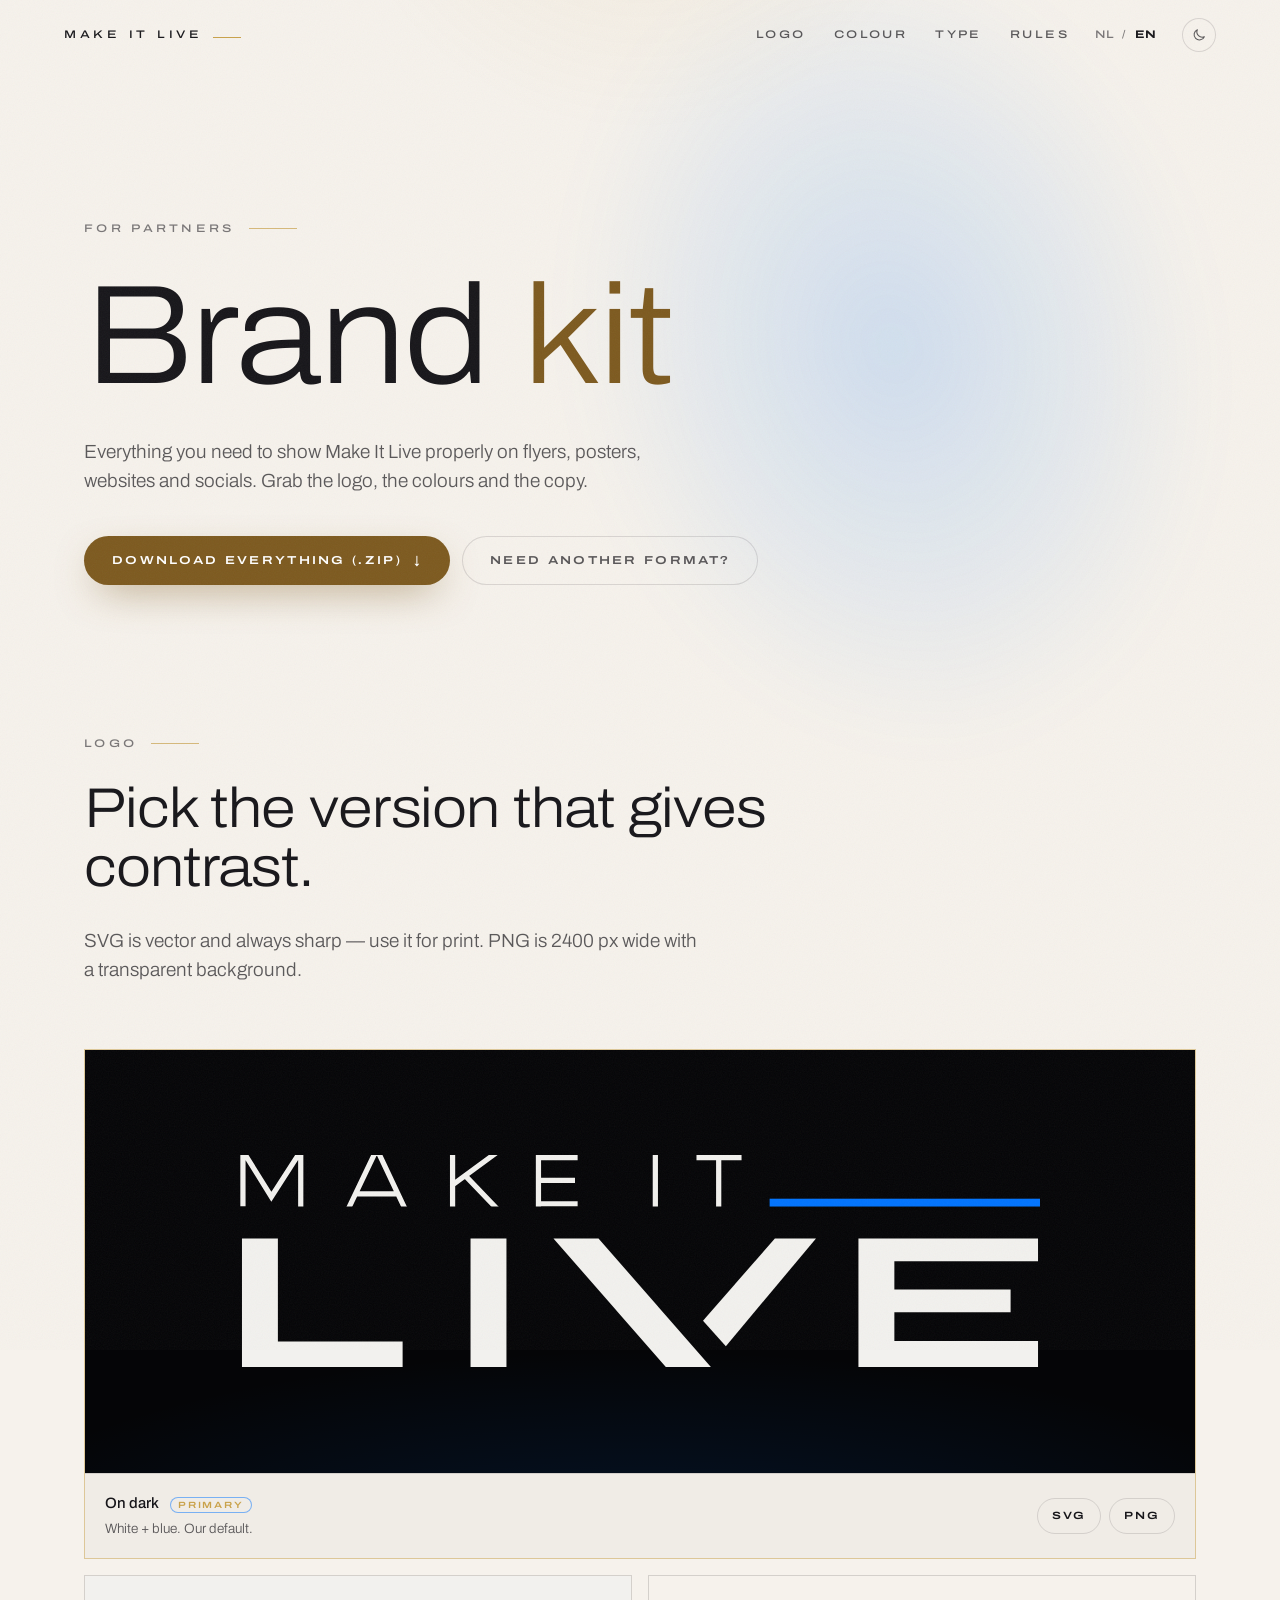
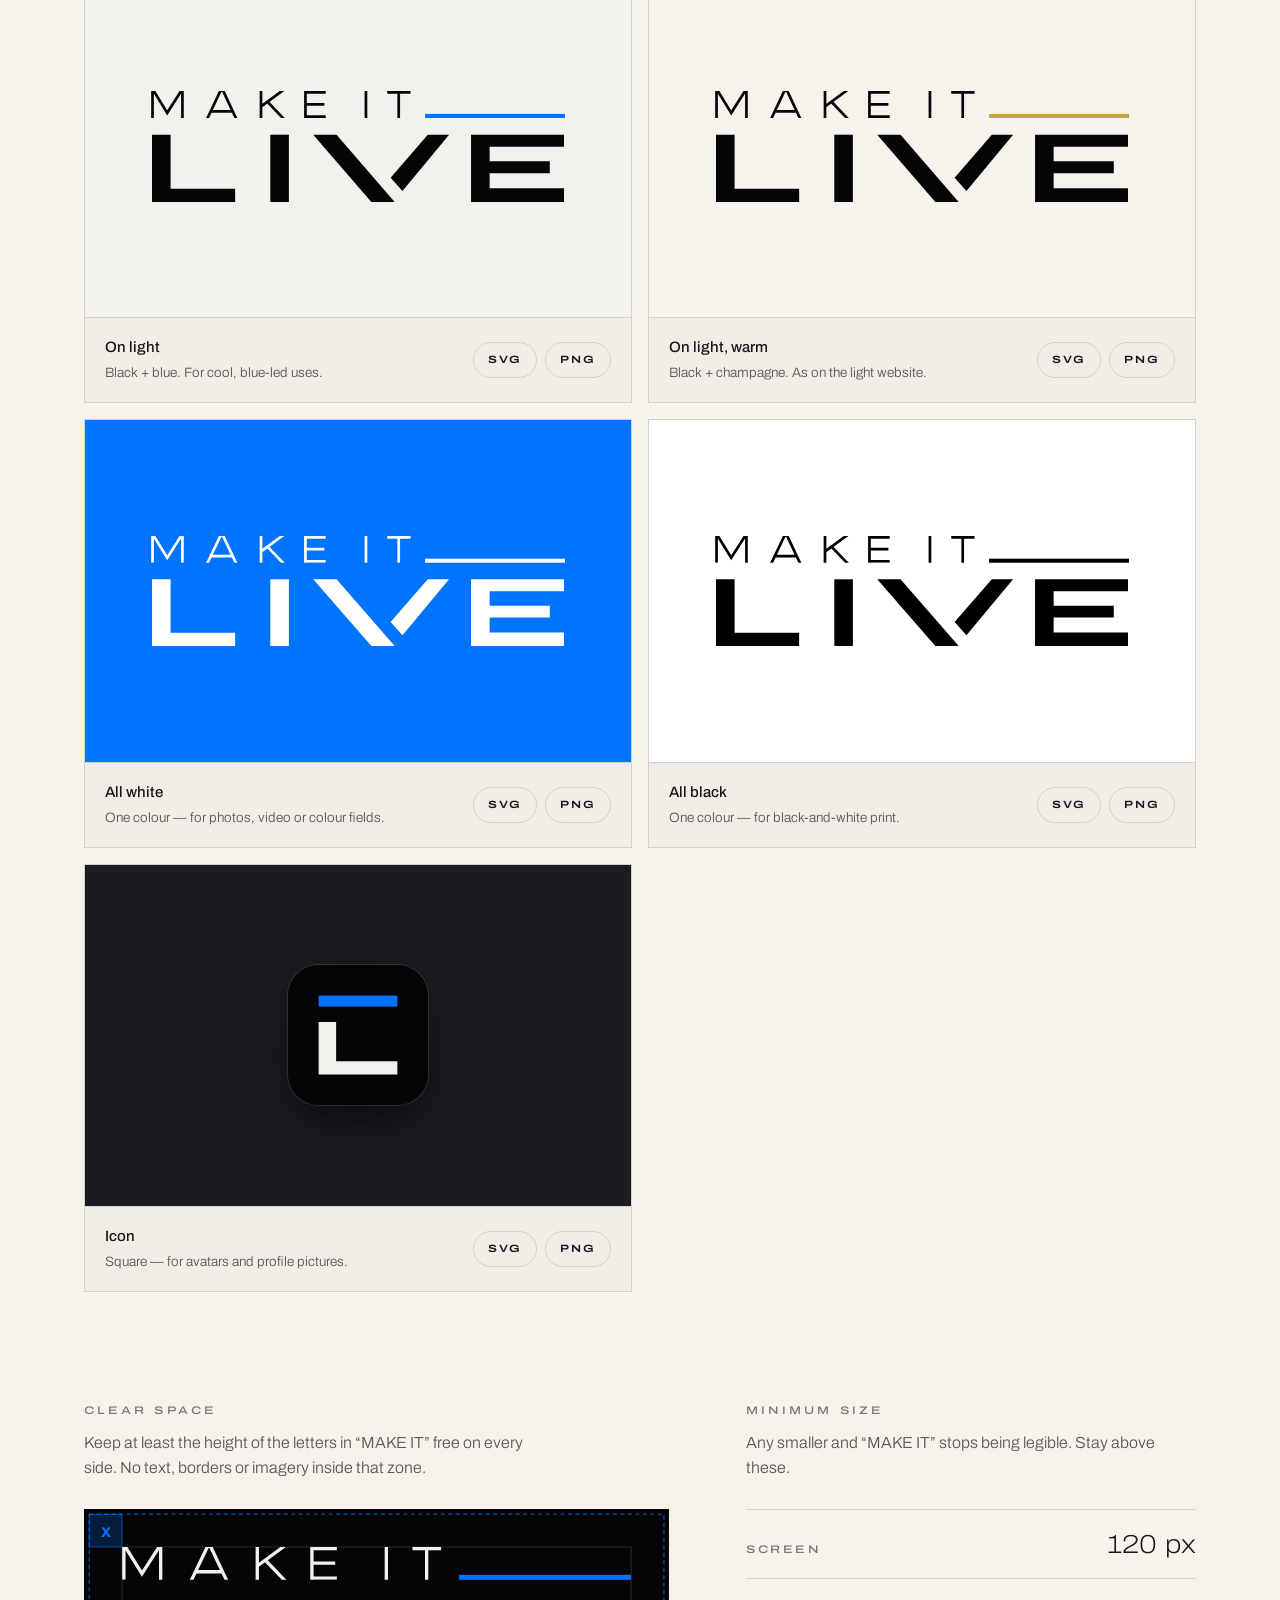
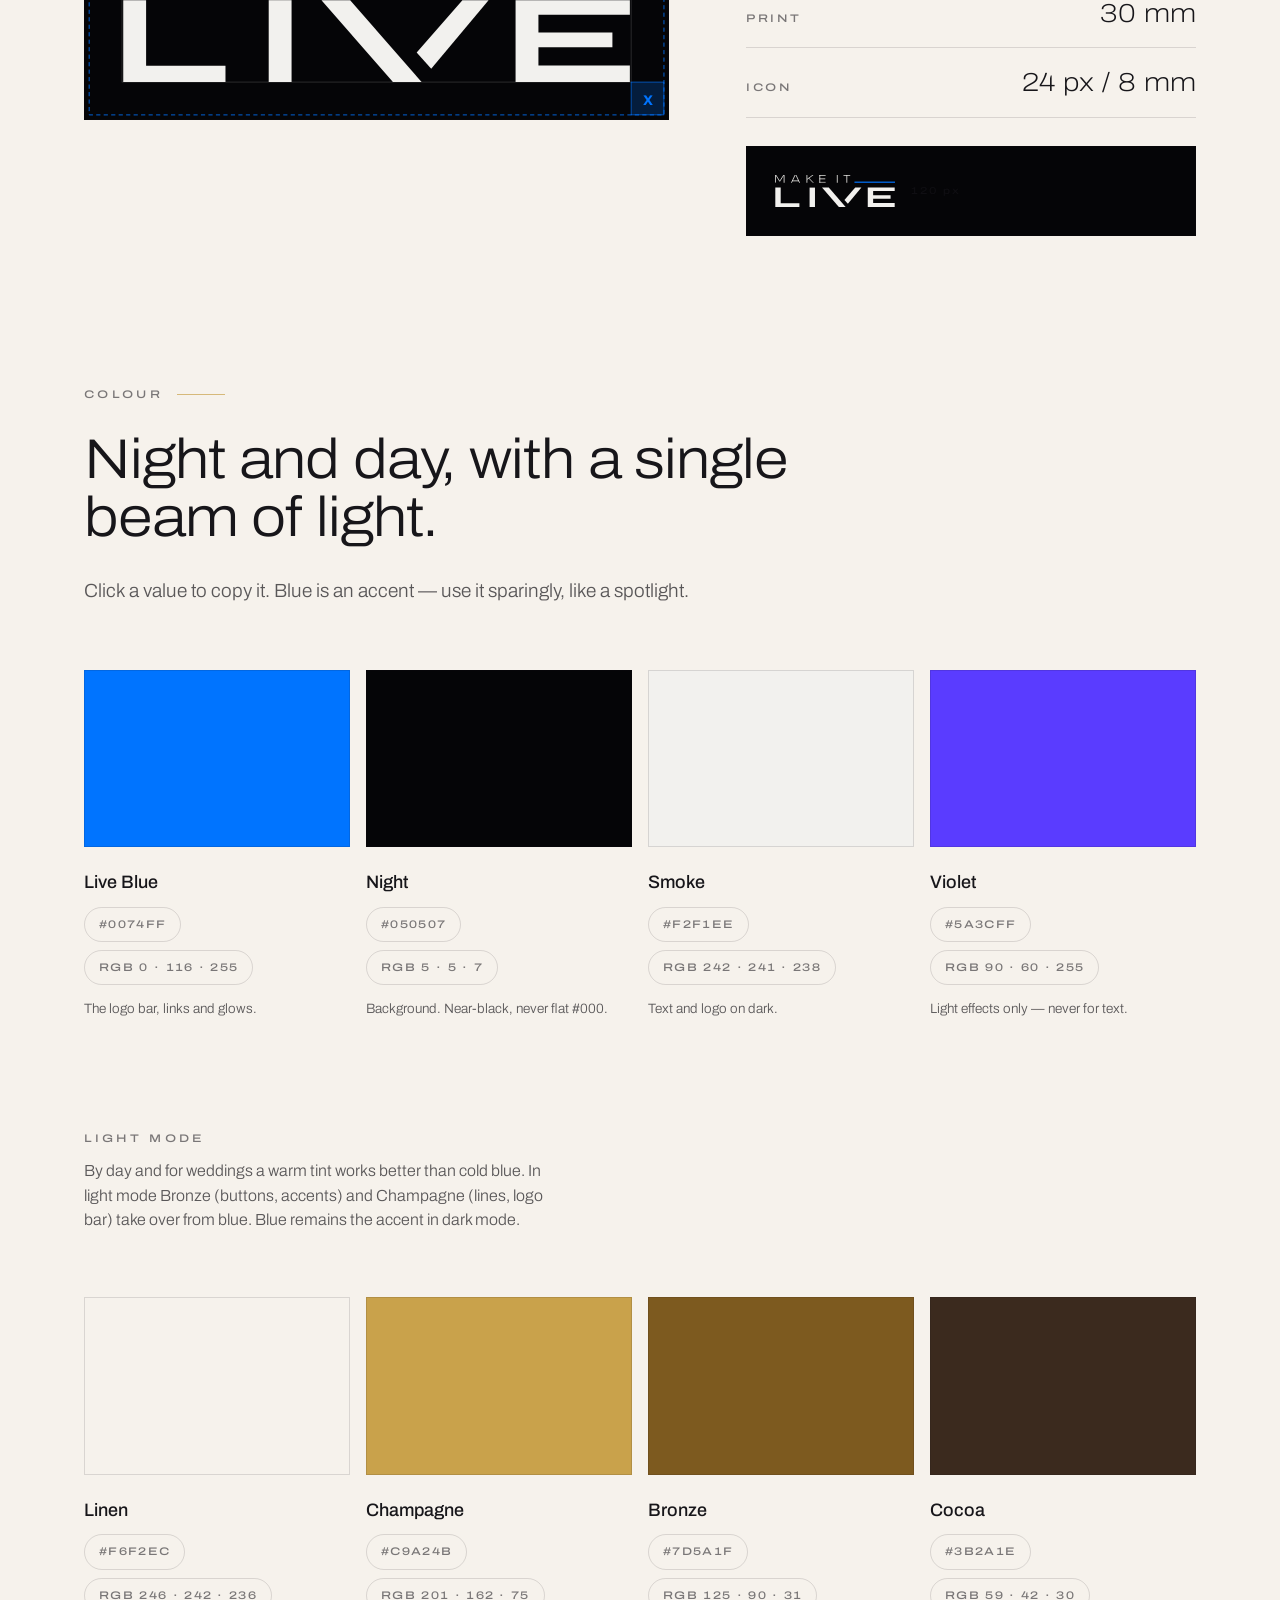
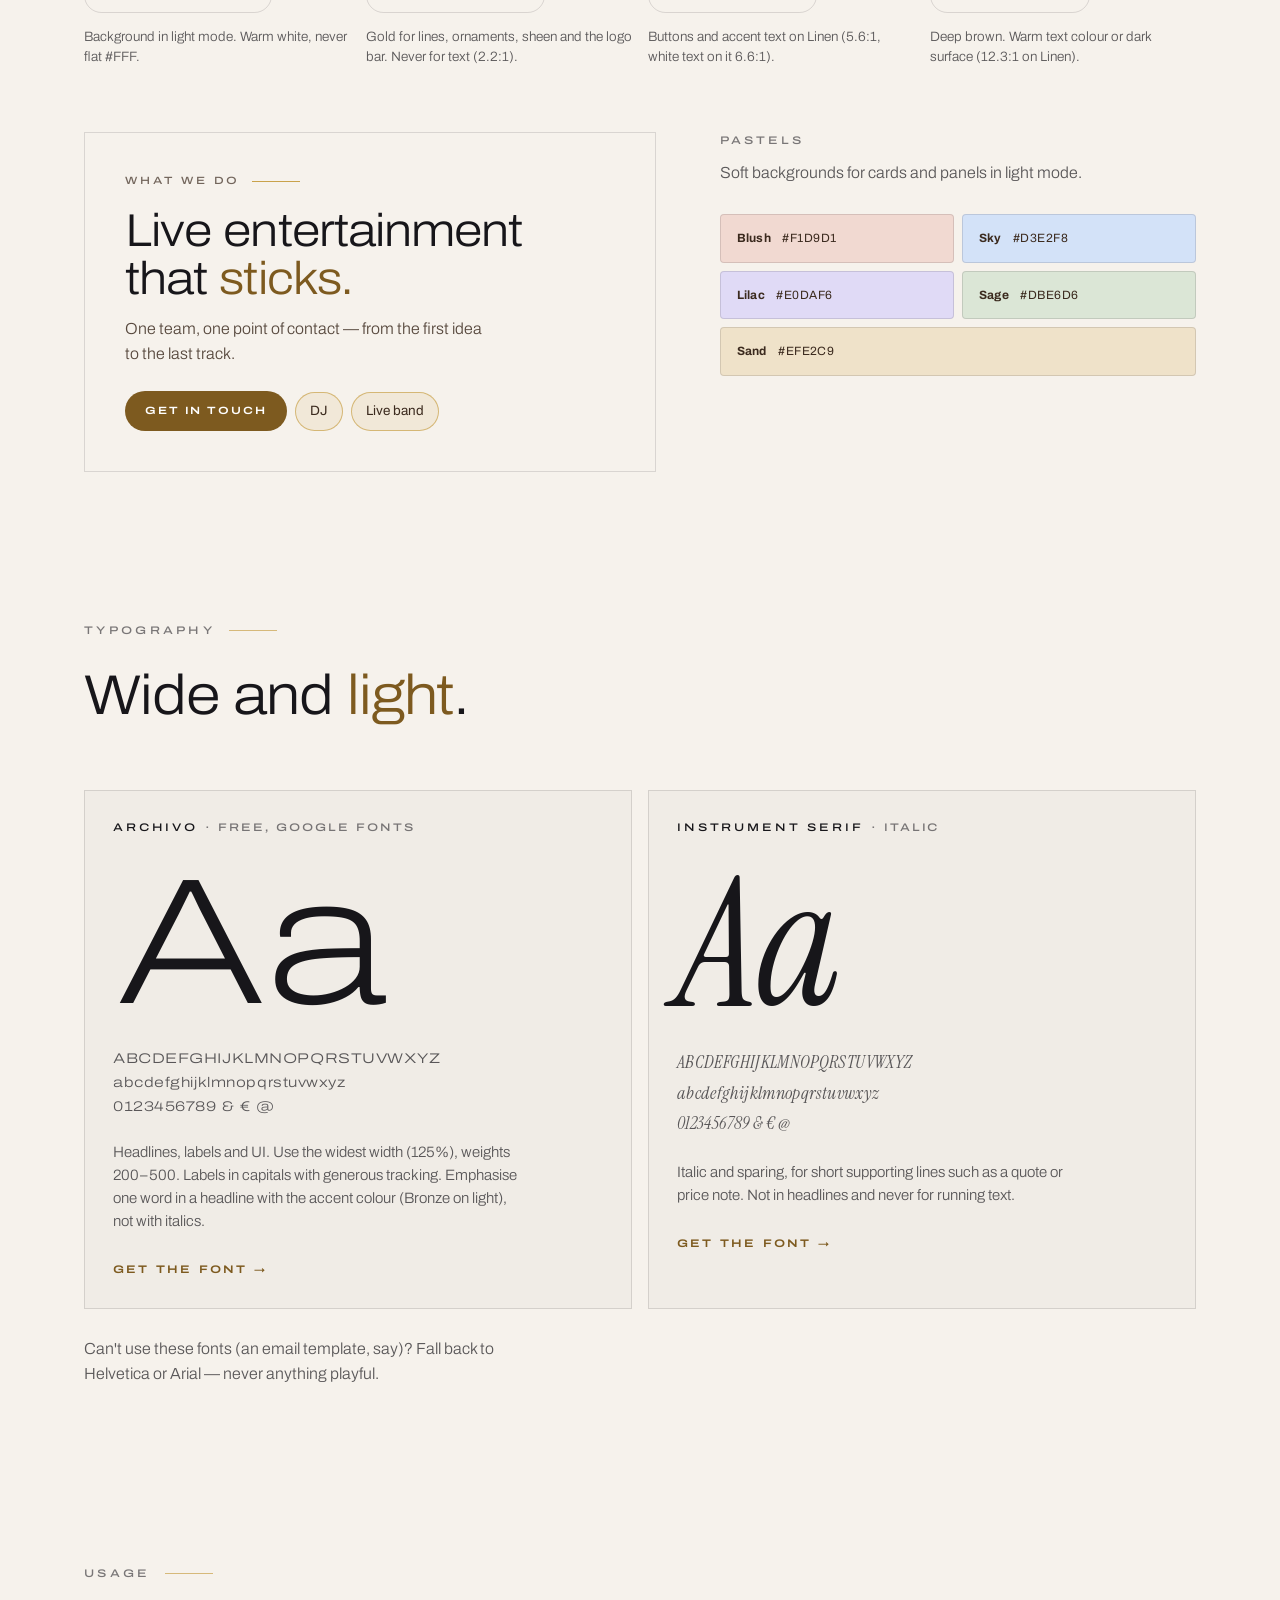
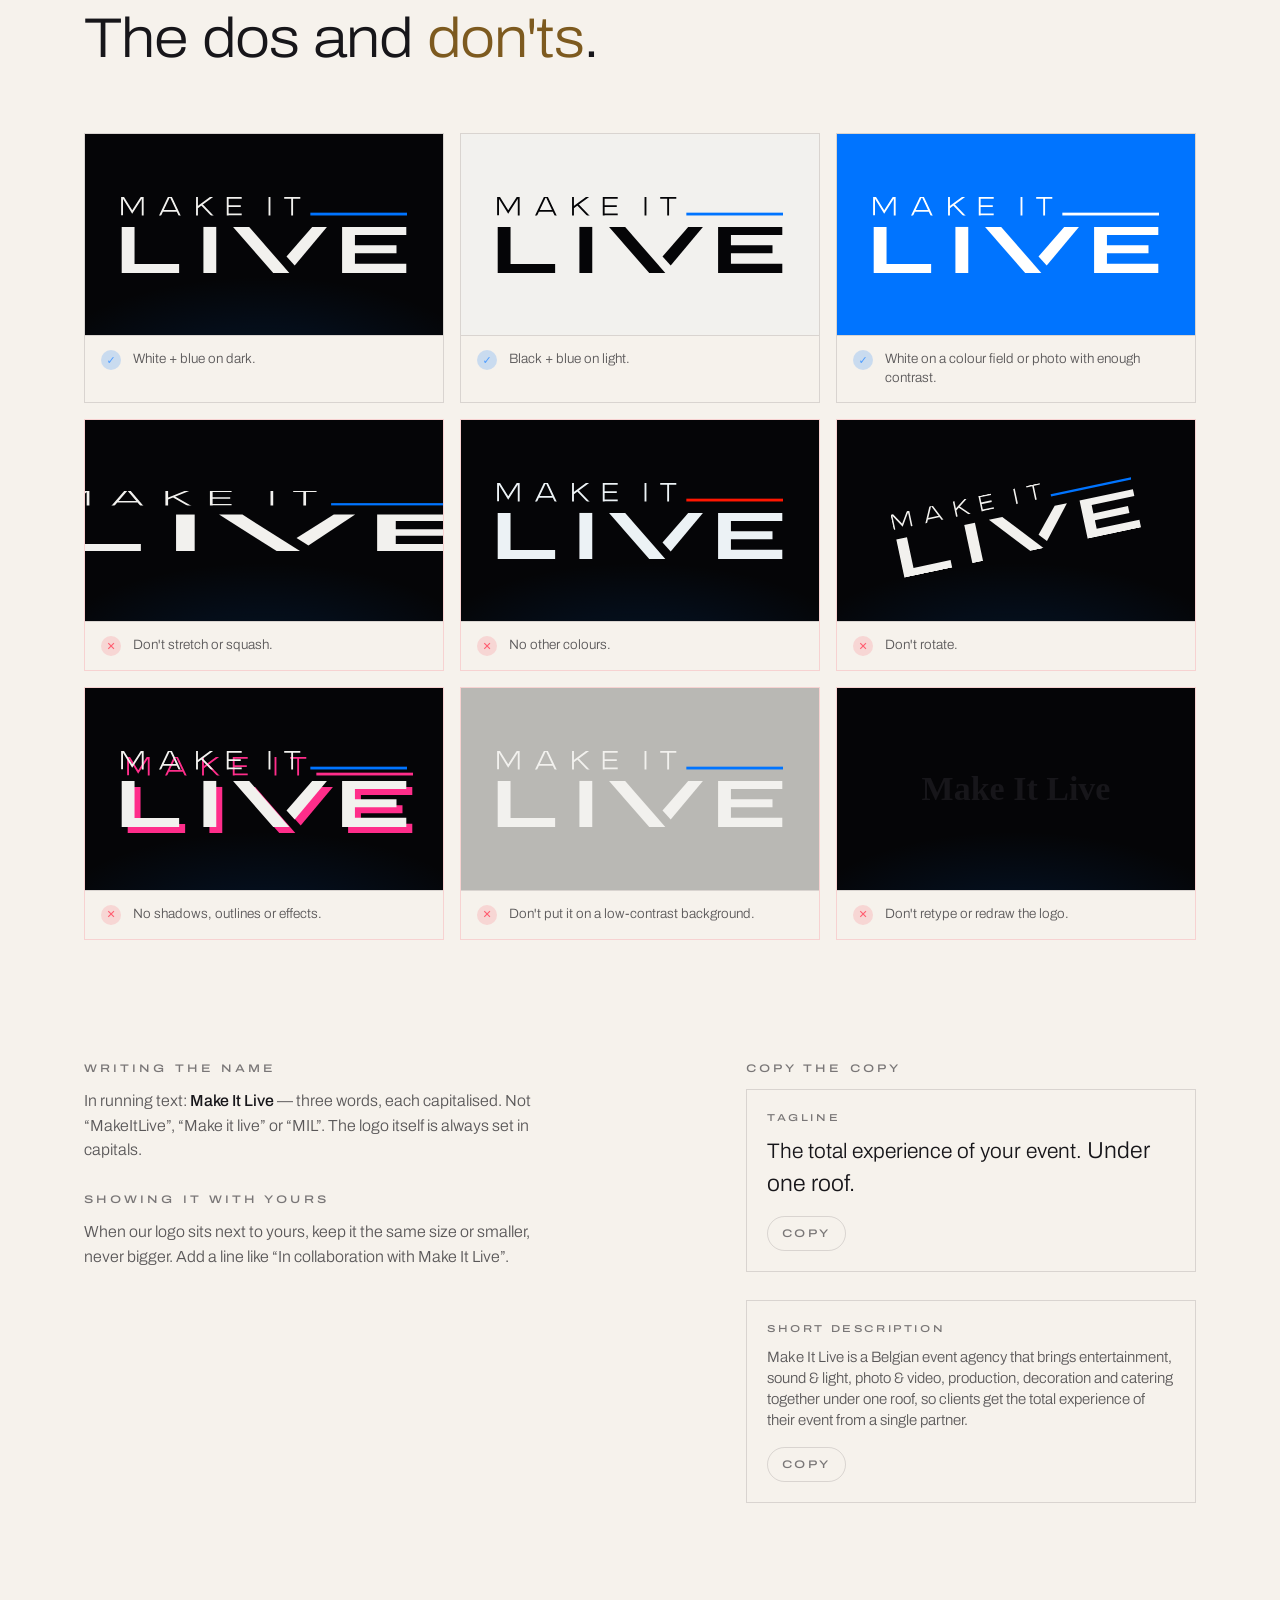
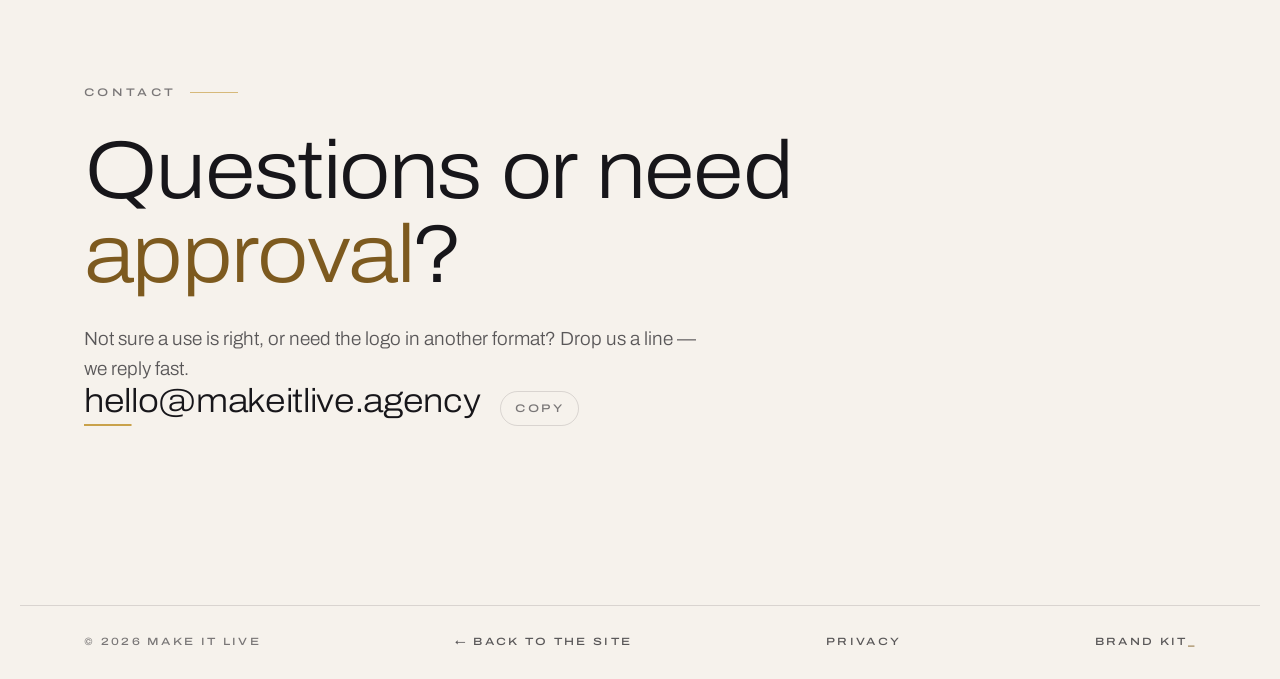
<file: brand-kit.html>
<!doctype html>
<html lang="nl">
<head>
  <meta charset="utf-8">
  <meta name="viewport" content="width=device-width, initial-scale=1, viewport-fit=cover">
  <title>Make It Live — Brand kit</title>
  <meta name="description" content="Logo's, kleuren, lettertypes en richtlijnen voor partners van Make It Live. Logos, colours, type and guidelines for Make It Live partners.">
  <meta name="robots" content="noindex">
  <meta name="theme-color" content="#f6f2ec">
  <meta name="color-scheme" content="light dark">
  <link rel="icon" href="/favicon.svg" type="image/svg+xml">
  <link rel="preconnect" href="https://fonts.googleapis.com">
  <link rel="preconnect" href="https://fonts.gstatic.com" crossorigin>
  <link href="https://fonts.googleapis.com/css2?family=Archivo:wdth,wght@62..125,100..900&family=Instrument+Serif:ital@0;1&display=swap" rel="stylesheet">
  <link rel="stylesheet" href="/styles.css">
  <link rel="stylesheet" href="/brand-kit.css">

  <script>
    window.MIL_TITLES = { nl: 'Make It Live — Brand kit', en: 'Make It Live — Brand kit' };
    (function () {
      var lang = 'nl';
      try {
        var saved = localStorage.getItem('mil-lang');
        if (saved === 'nl' || saved === 'en') lang = saved;
        else if (!/^nl\b/i.test(navigator.language || '')) lang = 'en';
      } catch (e) {}
      document.documentElement.lang = lang;
      var theme = 'light';
      try { if (sessionStorage.getItem('mil-theme') === 'dark') theme = 'dark'; localStorage.removeItem('mil-theme'); } catch (e) {}
      document.documentElement.dataset.theme = theme;
      document.documentElement.classList.add('js');
    })();
  </script>
</head>
<body class="no-hero-logo">
  <div class="grain" aria-hidden="true"></div>
  <div class="spot" aria-hidden="true"></div>

  <header class="nav">
    <a class="nav-mark" href="/" aria-label="Make It Live — home">
      <span class="nav-mark-text">MAKE IT LIVE</span><span class="nav-mark-bar"></span>
    </a>
    <nav class="nav-links" aria-label="Brand kit">
      <a href="#logo">Logo</a>
      <a href="#colour"><span data-l="nl">Kleur</span><span data-l="en">Colour</span></a>
      <a href="#type"><span data-l="nl">Lettertype</span><span data-l="en">Type</span></a>
      <a href="#rules"><span data-l="nl">Regels</span><span data-l="en">Rules</span></a>
    </nav>
    <div class="lang" role="group" aria-label="Language">
      <button type="button" data-set-lang="nl">NL</button>
      <span aria-hidden="true">/</span>
      <button type="button" data-set-lang="en">EN</button>
    </div>
    <button type="button" class="theme-toggle" data-theme-toggle aria-label="Toggle dark mode">
      <svg class="i-moon" viewBox="0 0 24 24" aria-hidden="true"><path d="M20 14.5A8 8 0 0 1 9.5 4a8 8 0 1 0 10.5 10.5z"/></svg>
      <svg class="i-sun" viewBox="0 0 24 24" aria-hidden="true"><circle cx="12" cy="12" r="4"/><path d="M12 2v2M12 20v2M4.9 4.9l1.4 1.4M17.7 17.7l1.4 1.4M2 12h2M20 12h2M4.9 19.1l1.4-1.4M17.7 6.3l1.4-1.4"/></svg>
    </button>
  </header>

  <main id="top">
    <!-- INTRO -->
    <section class="bk-hero">
      <p class="eyebrow"><span data-l="nl">Voor partners</span><span data-l="en">For partners</span></p>
      <h1 class="statement">
        <span data-l="nl">Brand <em>kit</em></span>
        <span data-l="en">Brand <em>kit</em></span>
      </h1>
      <p class="lede">
        <span data-l="nl">Alles wat je nodig hebt om Make It Live correct te tonen op flyers, affiches, websites en socials. Download het logo, pak de kleuren en kopieer de teksten.</span>
        <span data-l="en">Everything you need to show Make It Live properly on flyers, posters, websites and socials. Grab the logo, the colours and the copy.</span>
      </p>
      <div class="bk-actions">
        <a class="btn" href="/assets/brand/makeitlive-brand-kit.zip" download>
          <span data-l="nl">Download alles (.zip)</span><span data-l="en">Download everything (.zip)</span> <span aria-hidden="true">↓</span>
        </a>
        <a class="btn btn-ghost" href="mailto:hello@makeitlive.agency?subject=Make%20It%20Live%20%E2%80%94%20Brand%20kit">
          <span data-l="nl">Ander formaat nodig?</span><span data-l="en">Need another format?</span>
        </a>
      </div>
    </section>

    <!-- 01 LOGO -->
    <section class="section bk" id="logo">
      <p class="eyebrow reveal">Logo</p>
      <h2 class="bk-h reveal">
        <span data-l="nl">Kies de versie die contrast geeft.</span>
        <span data-l="en">Pick the version that gives contrast.</span>
      </h2>
      <p class="lede reveal">
        <span data-l="nl">SVG is vectorieel en altijd scherp, gebruik die voor druk. PNG is 2400&nbsp;px breed met transparante achtergrond.</span>
        <span data-l="en">SVG is vector and always sharp — use it for print. PNG is 2400&nbsp;px wide with a transparent background.</span>
      </p>

      <div class="bk-logos">
        <figure class="bk-card bk-card-primary reveal">
          <div class="bk-prev bk-dark"><img src="/assets/brand/makeitlive-logo-on-dark.svg" alt="Make It Live logo, white with blue bar"></div>
          <figcaption>
            <div>
              <h3><span data-l="nl">Op donker</span><span data-l="en">On dark</span> <small><span data-l="nl">Primair</span><span data-l="en">Primary</span></small></h3>
              <p><span data-l="nl">Wit + blauw. Onze standaard.</span><span data-l="en">White + blue. Our default.</span></p>
            </div>
            <div class="bk-dl"><a href="/assets/brand/makeitlive-logo-on-dark.svg" download>SVG</a><a href="/assets/brand/makeitlive-logo-on-dark.png" download>PNG</a></div>
          </figcaption>
        </figure>

        <figure class="bk-card reveal">
          <div class="bk-prev bk-light"><img src="/assets/brand/makeitlive-logo-on-light.svg" alt="Make It Live logo, black with blue bar"></div>
          <figcaption>
            <div>
              <h3><span data-l="nl">Op licht</span><span data-l="en">On light</span></h3>
              <p><span data-l="nl">Zwart + blauw. Voor blauwe, koele toepassingen.</span><span data-l="en">Black + blue. For cool, blue-led uses.</span></p>
            </div>
            <div class="bk-dl"><a href="/assets/brand/makeitlive-logo-on-light.svg" download>SVG</a><a href="/assets/brand/makeitlive-logo-on-light.png" download>PNG</a></div>
          </figcaption>
        </figure>

        <figure class="bk-card reveal">
          <div class="bk-prev bk-linen"><img src="/assets/brand/makeitlive-logo-on-light-gold.svg" alt="Make It Live logo, black with champagne gold bar"></div>
          <figcaption>
            <div>
              <h3><span data-l="nl">Op licht, warm</span><span data-l="en">On light, warm</span></h3>
              <p><span data-l="nl">Zwart + champagne. Zoals op de lichte site.</span><span data-l="en">Black + champagne. As on the light website.</span></p>
            </div>
            <div class="bk-dl"><a href="/assets/brand/makeitlive-logo-on-light-gold.svg" download>SVG</a><a href="/assets/brand/makeitlive-logo-on-light-gold.png" download>PNG</a></div>
          </figcaption>
        </figure>

        <figure class="bk-card reveal">
          <div class="bk-prev bk-blue"><img src="/assets/brand/makeitlive-logo-white.svg" alt="Make It Live logo, all white"></div>
          <figcaption>
            <div>
              <h3><span data-l="nl">Volledig wit</span><span data-l="en">All white</span></h3>
              <p><span data-l="nl">Eén kleur, op foto's, video of kleurvlakken.</span><span data-l="en">One colour — for photos, video or colour fields.</span></p>
            </div>
            <div class="bk-dl"><a href="/assets/brand/makeitlive-logo-white.svg" download>SVG</a><a href="/assets/brand/makeitlive-logo-white.png" download>PNG</a></div>
          </figcaption>
        </figure>

        <figure class="bk-card reveal">
          <div class="bk-prev bk-paper"><img src="/assets/brand/makeitlive-logo-black.svg" alt="Make It Live logo, all black"></div>
          <figcaption>
            <div>
              <h3><span data-l="nl">Volledig zwart</span><span data-l="en">All black</span></h3>
              <p><span data-l="nl">Eén kleur, voor drukwerk in zwart-wit.</span><span data-l="en">One colour — for black-and-white print.</span></p>
            </div>
            <div class="bk-dl"><a href="/assets/brand/makeitlive-logo-black.svg" download>SVG</a><a href="/assets/brand/makeitlive-logo-black.png" download>PNG</a></div>
          </figcaption>
        </figure>

        <figure class="bk-card bk-card-icon reveal">
          <div class="bk-prev bk-dark bk-icon"><img src="/assets/brand/makeitlive-icon.svg" alt="Make It Live square icon"></div>
          <figcaption>
            <div>
              <h3>Icon</h3>
              <p><span data-l="nl">Vierkant, voor avatars en profielfoto's.</span><span data-l="en">Square — for avatars and profile pictures.</span></p>
            </div>
            <div class="bk-dl"><a href="/assets/brand/makeitlive-icon.svg" download>SVG</a><a href="/assets/brand/makeitlive-icon.png" download>PNG</a></div>
          </figcaption>
        </figure>
      </div>

      <div class="bk-two">
        <div class="reveal">
          <h3 class="bk-sub"><span data-l="nl">Vrije ruimte</span><span data-l="en">Clear space</span></h3>
          <p class="bk-p">
            <span data-l="nl">Laat rondom het logo minstens de hoogte van de letters van “MAKE IT” vrij. Geen tekst, randen of beelden in die zone.</span>
            <span data-l="en">Keep at least the height of the letters in “MAKE IT” free on every side. No text, borders or imagery inside that zone.</span>
          </p>
          <svg class="bk-space" viewBox="104 132 1403 503" role="img" aria-label="Clear space diagram">
            <rect x="114" y="142" width="1383" height="483" fill="none" stroke="#0074ff" stroke-width="2" stroke-dasharray="10 8"/>
            <rect x="193" y="221" width="1225" height="325" fill="none" stroke="rgba(242,241,238,.25)" stroke-width="1.5"/>
            <image href="/assets/brand/makeitlive-logo-on-dark.svg" x="193" y="221" width="1225" height="325"/>
            <g fill="#0074ff" fill-opacity=".22" stroke="#0074ff" stroke-width="1.5">
              <rect x="114" y="142" width="79" height="79"/>
              <rect x="1418" y="546" width="79" height="79"/>
            </g>
            <g fill="#0074ff" font-family="Archivo, sans-serif" font-size="44" font-weight="600" text-anchor="middle">
              <text x="153.5" y="196">x</text>
              <text x="1457.5" y="600">x</text>
            </g>
          </svg>
        </div>
        <div class="reveal">
          <h3 class="bk-sub"><span data-l="nl">Minimale grootte</span><span data-l="en">Minimum size</span></h3>
          <p class="bk-p">
            <span data-l="nl">Kleiner dan dit wordt “MAKE IT” onleesbaar. Hou het logo erboven.</span>
            <span data-l="en">Any smaller and “MAKE IT” stops being legible. Stay above these.</span>
          </p>
          <dl class="bk-min">
            <div><dt><span data-l="nl">Scherm</span><span data-l="en">Screen</span></dt><dd>120 px</dd></div>
            <div><dt><span data-l="nl">Druk</span><span data-l="en">Print</span></dt><dd>30 mm</dd></div>
            <div><dt>Icon</dt><dd>24 px / 8 mm</dd></div>
          </dl>
          <div class="bk-minprev" aria-hidden="true">
            <img src="/assets/brand/makeitlive-logo-on-dark.svg" alt="" style="width:120px">
            <span>120 px</span>
          </div>
        </div>
      </div>
    </section>

    <!-- 02 COLOUR -->
    <section class="section bk" id="colour">
      <p class="eyebrow reveal"><span data-l="nl">Kleur</span><span data-l="en">Colour</span></p>
      <h2 class="bk-h reveal">
        <span data-l="nl">Nacht én dag, met één lichtstraal.</span>
        <span data-l="en">Night and day, with a single beam of light.</span>
      </h2>
      <p class="lede reveal">
        <span data-l="nl">Klik op een waarde om ze te kopiëren. Blauw is een accent: gebruik het spaarzaam, zoals een spotlight.</span>
        <span data-l="en">Click a value to copy it. Blue is an accent — use it sparingly, like a spotlight.</span>
      </p>

      <div class="bk-swatches">
        <div class="bk-sw reveal">
          <div class="bk-chip" style="background:#0074ff"></div>
          <h3>Live Blue</h3>
          <button type="button" class="copy" data-copy="#0074FF"><span class="copy-idle">#0074FF</span><span class="copy-done"><span data-l="nl">Gekopieerd</span><span data-l="en">Copied</span></span></button>
          <button type="button" class="copy" data-copy="rgb(0, 116, 255)"><span class="copy-idle">RGB 0 · 116 · 255</span><span class="copy-done"><span data-l="nl">Gekopieerd</span><span data-l="en">Copied</span></span></button>
          <p><span data-l="nl">De balk in het logo, links en glows.</span><span data-l="en">The logo bar, links and glows.</span></p>
        </div>
        <div class="bk-sw reveal">
          <div class="bk-chip" style="background:#050507"></div>
          <h3>Night</h3>
          <button type="button" class="copy" data-copy="#050507"><span class="copy-idle">#050507</span><span class="copy-done"><span data-l="nl">Gekopieerd</span><span data-l="en">Copied</span></span></button>
          <button type="button" class="copy" data-copy="rgb(5, 5, 7)"><span class="copy-idle">RGB 5 · 5 · 7</span><span class="copy-done"><span data-l="nl">Gekopieerd</span><span data-l="en">Copied</span></span></button>
          <p><span data-l="nl">Achtergrond. Bijna zwart, nooit puur #000.</span><span data-l="en">Background. Near-black, never flat #000.</span></p>
        </div>
        <div class="bk-sw reveal">
          <div class="bk-chip" style="background:#f2f1ee"></div>
          <h3>Smoke</h3>
          <button type="button" class="copy" data-copy="#F2F1EE"><span class="copy-idle">#F2F1EE</span><span class="copy-done"><span data-l="nl">Gekopieerd</span><span data-l="en">Copied</span></span></button>
          <button type="button" class="copy" data-copy="rgb(242, 241, 238)"><span class="copy-idle">RGB 242 · 241 · 238</span><span class="copy-done"><span data-l="nl">Gekopieerd</span><span data-l="en">Copied</span></span></button>
          <p><span data-l="nl">Tekst en logo op donker.</span><span data-l="en">Text and logo on dark.</span></p>
        </div>
        <div class="bk-sw reveal">
          <div class="bk-chip" style="background:#5a3cff"></div>
          <h3>Violet</h3>
          <button type="button" class="copy" data-copy="#5A3CFF"><span class="copy-idle">#5A3CFF</span><span class="copy-done"><span data-l="nl">Gekopieerd</span><span data-l="en">Copied</span></span></button>
          <button type="button" class="copy" data-copy="rgb(90, 60, 255)"><span class="copy-idle">RGB 90 · 60 · 255</span><span class="copy-done"><span data-l="nl">Gekopieerd</span><span data-l="en">Copied</span></span></button>
          <p><span data-l="nl">Enkel voor lichteffecten, nooit voor tekst.</span><span data-l="en">Light effects only — never for text.</span></p>
        </div>
      </div>

      <h3 class="bk-sub bk-sub-gap reveal"><span data-l="nl">Lichte modus</span><span data-l="en">Light mode</span></h3>
      <p class="bk-p reveal">
        <span data-l="nl">Overdag en voor bruiloften werkt een warme tint beter dan koud blauw. In de lichte modus nemen Bronze (knoppen, accenten) en Champagne (lijnen, logobalk) de rol van blauw over. Blauw blijft het accent in de donkere modus.</span>
        <span data-l="en">By day and for weddings a warm tint works better than cold blue. In light mode Bronze (buttons, accents) and Champagne (lines, logo bar) take over from blue. Blue remains the accent in dark mode.</span>
      </p>
      <div class="bk-swatches">
        <div class="bk-sw reveal">
          <div class="bk-chip" style="background:#f6f2ec"></div>
          <h3>Linen</h3>
          <button type="button" class="copy" data-copy="#F6F2EC"><span class="copy-idle">#F6F2EC</span><span class="copy-done"><span data-l="nl">Gekopieerd</span><span data-l="en">Copied</span></span></button>
          <button type="button" class="copy" data-copy="rgb(246, 242, 236)"><span class="copy-idle">RGB 246 · 242 · 236</span><span class="copy-done"><span data-l="nl">Gekopieerd</span><span data-l="en">Copied</span></span></button>
          <p><span data-l="nl">Achtergrond in lichte modus. Warm wit, nooit puur #FFF.</span><span data-l="en">Background in light mode. Warm white, never flat #FFF.</span></p>
        </div>
        <div class="bk-sw reveal">
          <div class="bk-chip" style="background:#c9a24b"></div>
          <h3>Champagne</h3>
          <button type="button" class="copy" data-copy="#C9A24B"><span class="copy-idle">#C9A24B</span><span class="copy-done"><span data-l="nl">Gekopieerd</span><span data-l="en">Copied</span></span></button>
          <button type="button" class="copy" data-copy="rgb(201, 162, 75)"><span class="copy-idle">RGB 201 · 162 · 75</span><span class="copy-done"><span data-l="nl">Gekopieerd</span><span data-l="en">Copied</span></span></button>
          <p><span data-l="nl">Goud voor lijnen, sierranden, glans en de logobalk. Nooit voor tekst (2.2:1).</span><span data-l="en">Gold for lines, ornaments, sheen and the logo bar. Never for text (2.2:1).</span></p>
        </div>
        <div class="bk-sw reveal">
          <div class="bk-chip" style="background:#7d5a1f"></div>
          <h3>Bronze</h3>
          <button type="button" class="copy" data-copy="#7D5A1F"><span class="copy-idle">#7D5A1F</span><span class="copy-done"><span data-l="nl">Gekopieerd</span><span data-l="en">Copied</span></span></button>
          <button type="button" class="copy" data-copy="rgb(125, 90, 31)"><span class="copy-idle">RGB 125 · 90 · 31</span><span class="copy-done"><span data-l="nl">Gekopieerd</span><span data-l="en">Copied</span></span></button>
          <p><span data-l="nl">Knoppen en accenttekst op Linen (5.6:1, witte tekst erop 6.6:1).</span><span data-l="en">Buttons and accent text on Linen (5.6:1, white text on it 6.6:1).</span></p>
        </div>
        <div class="bk-sw reveal">
          <div class="bk-chip" style="background:#3b2a1e"></div>
          <h3>Cocoa</h3>
          <button type="button" class="copy" data-copy="#3B2A1E"><span class="copy-idle">#3B2A1E</span><span class="copy-done"><span data-l="nl">Gekopieerd</span><span data-l="en">Copied</span></span></button>
          <button type="button" class="copy" data-copy="rgb(59, 42, 30)"><span class="copy-idle">RGB 59 · 42 · 30</span><span class="copy-done"><span data-l="nl">Gekopieerd</span><span data-l="en">Copied</span></span></button>
          <p><span data-l="nl">Diep bruin. Warme tekstkleur of donker vlak (12.3:1 op Linen).</span><span data-l="en">Deep brown. Warm text colour or dark surface (12.3:1 on Linen).</span></p>
        </div>
      </div>

      <div class="bk-light-grid">
        <div class="bk-lightdemo reveal" aria-hidden="true">
          <p class="ld-k"><span data-l="nl">Wat we doen</span><span data-l="en">What we do</span></p>
          <p class="ld-h">Live entertainment that <em>sticks.</em></p>
          <p class="ld-p"><span data-l="nl">Eén team, één aanspreekpunt, van het eerste idee tot de laatste track.</span><span data-l="en">One team, one point of contact — from the first idea to the last track.</span></p>
          <div class="ld-row"><span class="ld-btn">Get in touch</span><span class="ld-chip">DJ</span><span class="ld-chip">Live band</span></div>
        </div>
        <div class="reveal">
          <p class="bk-sub"><span data-l="nl">Pastels</span><span data-l="en">Pastels</span></p>
          <p class="bk-p"><span data-l="nl">Zachte achtergronden voor kaarten en vlakken in de lichte modus.</span><span data-l="en">Soft backgrounds for cards and panels in light mode.</span></p>
          <div class="bk-pastels">
          <button type="button" class="bk-pastel copy" data-copy="#F1D9D1" style="background:#f1d9d1"><span class="copy-idle"><b>Blush</b> #F1D9D1</span><span class="copy-done"><span data-l="nl">Gekopieerd</span><span data-l="en">Copied</span></span></button>
          <button type="button" class="bk-pastel copy" data-copy="#D3E2F8" style="background:#d3e2f8"><span class="copy-idle"><b>Sky</b> #D3E2F8</span><span class="copy-done"><span data-l="nl">Gekopieerd</span><span data-l="en">Copied</span></span></button>
          <button type="button" class="bk-pastel copy" data-copy="#E0DAF6" style="background:#e0daf6"><span class="copy-idle"><b>Lilac</b> #E0DAF6</span><span class="copy-done"><span data-l="nl">Gekopieerd</span><span data-l="en">Copied</span></span></button>
          <button type="button" class="bk-pastel copy" data-copy="#DBE6D6" style="background:#dbe6d6"><span class="copy-idle"><b>Sage</b> #DBE6D6</span><span class="copy-done"><span data-l="nl">Gekopieerd</span><span data-l="en">Copied</span></span></button>
          <button type="button" class="bk-pastel copy" data-copy="#EFE2C9" style="background:#efe2c9"><span class="copy-idle"><b>Sand</b> #EFE2C9</span><span class="copy-done"><span data-l="nl">Gekopieerd</span><span data-l="en">Copied</span></span></button>
          </div>
        </div>
      </div>
    </section>

    <!-- 03 TYPE -->
    <section class="section bk" id="type">
      <p class="eyebrow reveal"><span data-l="nl">Lettertype</span><span data-l="en">Typography</span></p>
      <h2 class="bk-h reveal">
        <span data-l="nl">Breed en <em>licht</em>.</span>
        <span data-l="en">Wide and <em>light</em>.</span>
      </h2>

      <div class="bk-type">
        <div class="bk-face reveal">
          <p class="bk-face-k">Archivo <span>· <span data-l="nl">gratis, Google Fonts</span><span data-l="en">free, Google Fonts</span></span></p>
          <p class="bk-aa bk-aa-sans" aria-hidden="true">Aa</p>
          <p class="bk-face-s bk-face-sans">ABCDEFGHIJKLMNOPQRSTUVWXYZ<br>abcdefghijklmnopqrstuvwxyz<br>0123456789 &amp; € @</p>
          <p class="bk-face-u">
            <span data-l="nl">Titels, labels en UI. Gebruik de breedste stand (125%), gewicht 200–500. Labels in hoofdletters met ruime letterafstand. Benadruk één woord in een titel met de accentkleur (Bronze op licht), niet met cursief.</span>
            <span data-l="en">Headlines, labels and UI. Use the widest width (125%), weights 200–500. Labels in capitals with generous tracking. Emphasise one word in a headline with the accent colour (Bronze on light), not with italics.</span>
          </p>
          <a class="apply" href="https://fonts.google.com/specimen/Archivo" target="_blank" rel="noopener"><span data-l="nl">Lettertype ophalen</span><span data-l="en">Get the font</span> →</a>
        </div>
        <div class="bk-face reveal">
          <p class="bk-face-k">Instrument Serif <span>· Italic</span></p>
          <p class="bk-aa bk-aa-serif" aria-hidden="true">Aa</p>
          <p class="bk-face-s bk-face-serif">ABCDEFGHIJKLMNOPQRSTUVWXYZ<br>abcdefghijklmnopqrstuvwxyz<br>0123456789 &amp; € @</p>
          <p class="bk-face-u">
            <span data-l="nl">Cursief en spaarzaam, voor korte ondersteunende regels zoals een citaat of prijsnotitie. Niet in titels en nooit voor lopende tekst.</span>
            <span data-l="en">Italic and sparing, for short supporting lines such as a quote or price note. Not in headlines and never for running text.</span>
          </p>
          <a class="apply" href="https://fonts.google.com/specimen/Instrument+Serif" target="_blank" rel="noopener"><span data-l="nl">Lettertype ophalen</span><span data-l="en">Get the font</span> →</a>
        </div>
      </div>
      <p class="bk-p bk-fallback reveal">
        <span data-l="nl">Geen toegang tot deze lettertypes (bv. in een mailtemplate)? Gebruik Helvetica of Arial, nooit iets speels.</span>
        <span data-l="en">Can't use these fonts (an email template, say)? Fall back to Helvetica or Arial — never anything playful.</span>
      </p>
    </section>

    <!-- 04 RULES -->
    <section class="section bk" id="rules">
      <p class="eyebrow reveal"><span data-l="nl">Gebruik</span><span data-l="en">Usage</span></p>
      <h2 class="bk-h reveal">
        <span data-l="nl">Doen en <em>niet</em> doen.</span>
        <span data-l="en">The dos and <em>don'ts</em>.</span>
      </h2>

      <div class="bk-rules">
        <figure class="bk-rule bk-ok reveal">
          <div class="bk-prev bk-dark"><img src="/assets/brand/makeitlive-logo-on-dark.svg" alt=""></div>
          <figcaption><span class="bk-mark" aria-hidden="true">✓</span><span data-l="nl">Wit + blauw op donker.</span><span data-l="en">White + blue on dark.</span></figcaption>
        </figure>
        <figure class="bk-rule bk-ok reveal">
          <div class="bk-prev bk-light"><img src="/assets/brand/makeitlive-logo-on-light.svg" alt=""></div>
          <figcaption><span class="bk-mark" aria-hidden="true">✓</span><span data-l="nl">Zwart + blauw op licht.</span><span data-l="en">Black + blue on light.</span></figcaption>
        </figure>
        <figure class="bk-rule bk-ok reveal">
          <div class="bk-prev bk-blue"><img src="/assets/brand/makeitlive-logo-white.svg" alt=""></div>
          <figcaption><span class="bk-mark" aria-hidden="true">✓</span><span data-l="nl">Wit op een kleurvlak of foto met voldoende contrast.</span><span data-l="en">White on a colour field or photo with enough contrast.</span></figcaption>
        </figure>

        <figure class="bk-rule bk-no reveal">
          <div class="bk-prev bk-dark"><img src="/assets/brand/makeitlive-logo-on-dark.svg" alt="" style="transform:scaleX(1.45) scaleY(.8)"></div>
          <figcaption><span class="bk-mark" aria-hidden="true">✕</span><span data-l="nl">Niet uitrekken of samendrukken.</span><span data-l="en">Don't stretch or squash.</span></figcaption>
        </figure>
        <figure class="bk-rule bk-no reveal">
          <div class="bk-prev bk-dark"><img src="/assets/brand/makeitlive-logo-on-dark.svg" alt="" style="filter:hue-rotate(150deg) saturate(2)"></div>
          <figcaption><span class="bk-mark" aria-hidden="true">✕</span><span data-l="nl">Geen andere kleuren.</span><span data-l="en">No other colours.</span></figcaption>
        </figure>
        <figure class="bk-rule bk-no reveal">
          <div class="bk-prev bk-dark"><img src="/assets/brand/makeitlive-logo-on-dark.svg" alt="" style="transform:rotate(-12deg) scale(.85)"></div>
          <figcaption><span class="bk-mark" aria-hidden="true">✕</span><span data-l="nl">Niet kantelen.</span><span data-l="en">Don't rotate.</span></figcaption>
        </figure>
        <figure class="bk-rule bk-no reveal">
          <div class="bk-prev bk-dark"><img src="/assets/brand/makeitlive-logo-on-dark.svg" alt="" style="filter:drop-shadow(6px 6px 0 #ff2d8a)"></div>
          <figcaption><span class="bk-mark" aria-hidden="true">✕</span><span data-l="nl">Geen schaduwen, omlijning of effecten.</span><span data-l="en">No shadows, outlines or effects.</span></figcaption>
        </figure>
        <figure class="bk-rule bk-no reveal">
          <div class="bk-prev bk-grey"><img src="/assets/brand/makeitlive-logo-on-dark.svg" alt=""></div>
          <figcaption><span class="bk-mark" aria-hidden="true">✕</span><span data-l="nl">Niet op een achtergrond met te weinig contrast.</span><span data-l="en">Don't put it on a low-contrast background.</span></figcaption>
        </figure>
        <figure class="bk-rule bk-no reveal">
          <div class="bk-prev bk-dark bk-redraw" aria-hidden="true"><span>Make It Live</span></div>
          <figcaption><span class="bk-mark" aria-hidden="true">✕</span><span data-l="nl">Het logo niet opnieuw tekenen of zelf natypen.</span><span data-l="en">Don't retype or redraw the logo.</span></figcaption>
        </figure>
      </div>

      <div class="bk-two bk-text">
        <div class="reveal">
          <h3 class="bk-sub"><span data-l="nl">De naam schrijven</span><span data-l="en">Writing the name</span></h3>
          <p class="bk-p">
            <span data-l="nl">In lopende tekst: <strong>Make It Live</strong>, drie woorden, elk met hoofdletter. Niet “MakeItLive”, “Make it live” of “MIL”. Het logo zelf staat altijd in hoofdletters.</span>
            <span data-l="en">In running text: <strong>Make It Live</strong> — three words, each capitalised. Not “MakeItLive”, “Make it live” or “MIL”. The logo itself is always set in capitals.</span>
          </p>
          <h3 class="bk-sub"><span data-l="nl">Samen tonen</span><span data-l="en">Showing it with yours</span></h3>
          <p class="bk-p">
            <span data-l="nl">Staat ons logo naast dat van jou, dan even groot of kleiner, nooit groter. Zet er een regel bij zoals “In samenwerking met Make It Live”.</span>
            <span data-l="en">When our logo sits next to yours, keep it the same size or smaller, never bigger. Add a line like “In collaboration with Make It Live”.</span>
          </p>
        </div>
        <div class="reveal">
          <h3 class="bk-sub"><span data-l="nl">Kopieer de tekst</span><span data-l="en">Copy the copy</span></h3>
          <div class="bk-copy">
            <p class="bk-copy-k"><span data-l="nl">Slogan</span><span data-l="en">Tagline</span></p>
            <p class="bk-copy-t"><span data-l="nl">De volledige beleving van je event. <em>Onder één dak.</em></span><span data-l="en">The total experience of your event. <em>Under one roof.</em></span></p>
            <button type="button" class="copy" data-l="nl" data-copy="De volledige beleving van je event. Onder één dak."><span class="copy-idle">Kopieer</span><span class="copy-done">Gekopieerd</span></button>
            <button type="button" class="copy" data-l="en" data-copy="The total experience of your event. Under one roof."><span class="copy-idle">Copy</span><span class="copy-done">Copied</span></button>
          </div>
          <div class="bk-copy">
            <p class="bk-copy-k"><span data-l="nl">Korte beschrijving</span><span data-l="en">Short description</span></p>
            <p class="bk-copy-t bk-copy-long">
              <span data-l="nl">Make It Live is een Belgisch eventbureau dat entertainment, sound &amp; light, foto &amp; video, productie, decoratie en catering onder één dak brengt, zodat klanten voor de volledige beleving van hun event bij één partner terechtkunnen.</span>
              <span data-l="en">Make It Live is a Belgian event agency that brings entertainment, sound &amp; light, photo &amp; video, production, decoration and catering together under one roof, so clients get the total experience of their event from a single partner.</span>
            </p>
            <button type="button" class="copy" data-l="nl" data-copy="Make It Live is een Belgisch eventbureau dat entertainment, sound &amp; light, foto &amp; video, productie, decoratie en catering onder één dak brengt, zodat klanten voor de volledige beleving van hun event bij één partner terechtkunnen."><span class="copy-idle">Kopieer</span><span class="copy-done">Gekopieerd</span></button>
            <button type="button" class="copy" data-l="en" data-copy="Make It Live is a Belgian event agency that brings entertainment, sound &amp; light, photo &amp; video, production, decoration and catering together under one roof, so clients get the total experience of their event from a single partner."><span class="copy-idle">Copy</span><span class="copy-done">Copied</span></button>
          </div>
        </div>
      </div>
    </section>

    <!-- CONTACT -->
    <section class="section contact bk-end" id="contact">
      <p class="eyebrow reveal">Contact</p>
      <h2 class="statement reveal">
        <span data-l="nl">Vragen of <em>goedkeuring</em> nodig?</span>
        <span data-l="en">Questions or need <em>approval</em>?</span>
      </h2>
      <p class="lede reveal">
        <span data-l="nl">Twijfel je of een gebruik klopt, of heb je het logo in een ander formaat nodig? Stuur ons een mailtje, we antwoorden snel.</span>
        <span data-l="en">Not sure a use is right, or need the logo in another format? Drop us a line — we reply fast.</span>
      </p>
      <div class="mail reveal">
        <a class="mail-link" href="mailto:hello@makeitlive.agency">hello@makeitlive.agency</a>
        <button type="button" class="copy" data-copy="hello@makeitlive.agency">
          <span class="copy-idle"><span data-l="nl">Kopieer</span><span data-l="en">Copy</span></span>
          <span class="copy-done"><span data-l="nl">Gekopieerd</span><span data-l="en">Copied</span></span>
        </button>
      </div>
    </section>
  </main>

  <footer class="foot">
    <span>© <span data-year>2026</span> Make It Live</span>
    <a href="/">← <span data-l="nl">Terug naar de site</span><span data-l="en">Back to the site</span></a>
    <a href="/privacy">Privacy</a>
    <span class="foot-stage">Brand kit<span class="blink">_</span></span>
  </footer>

  <script src="/main.js" defer></script>
</body>
</html>
</file>
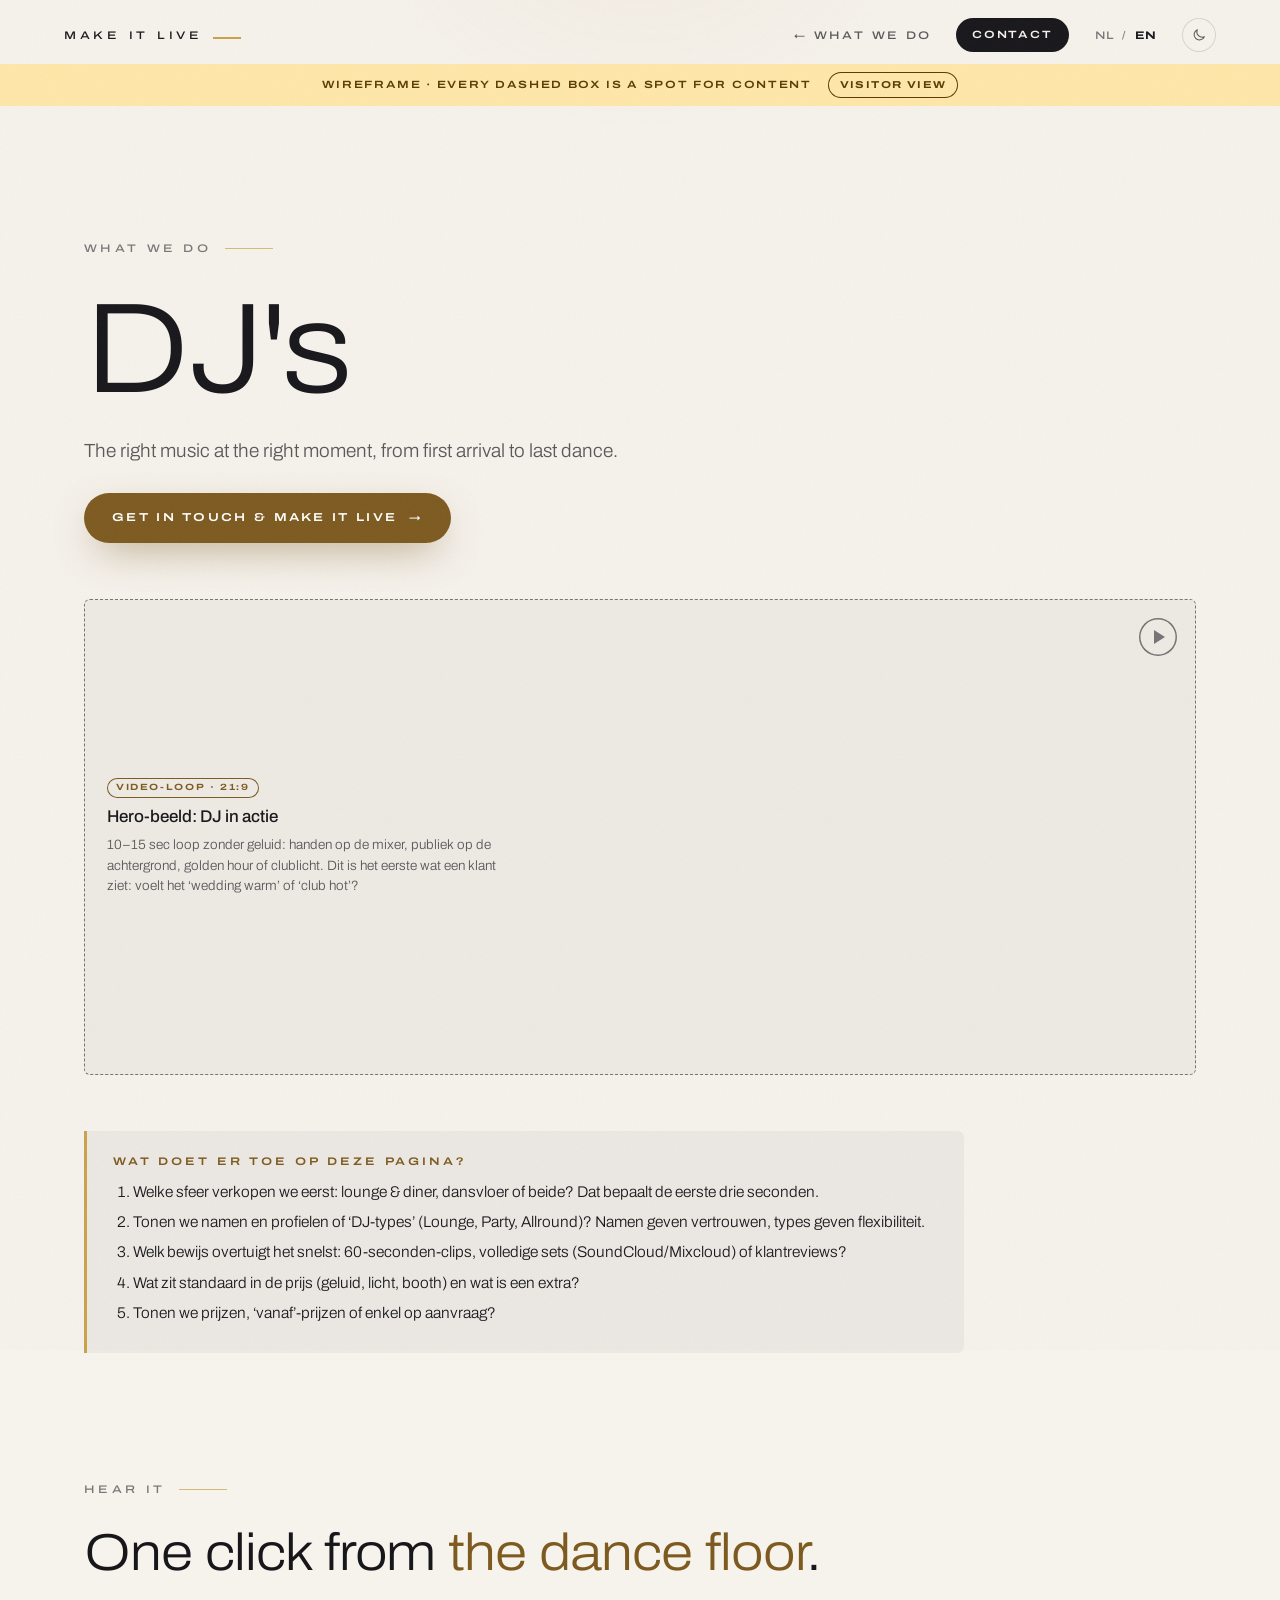
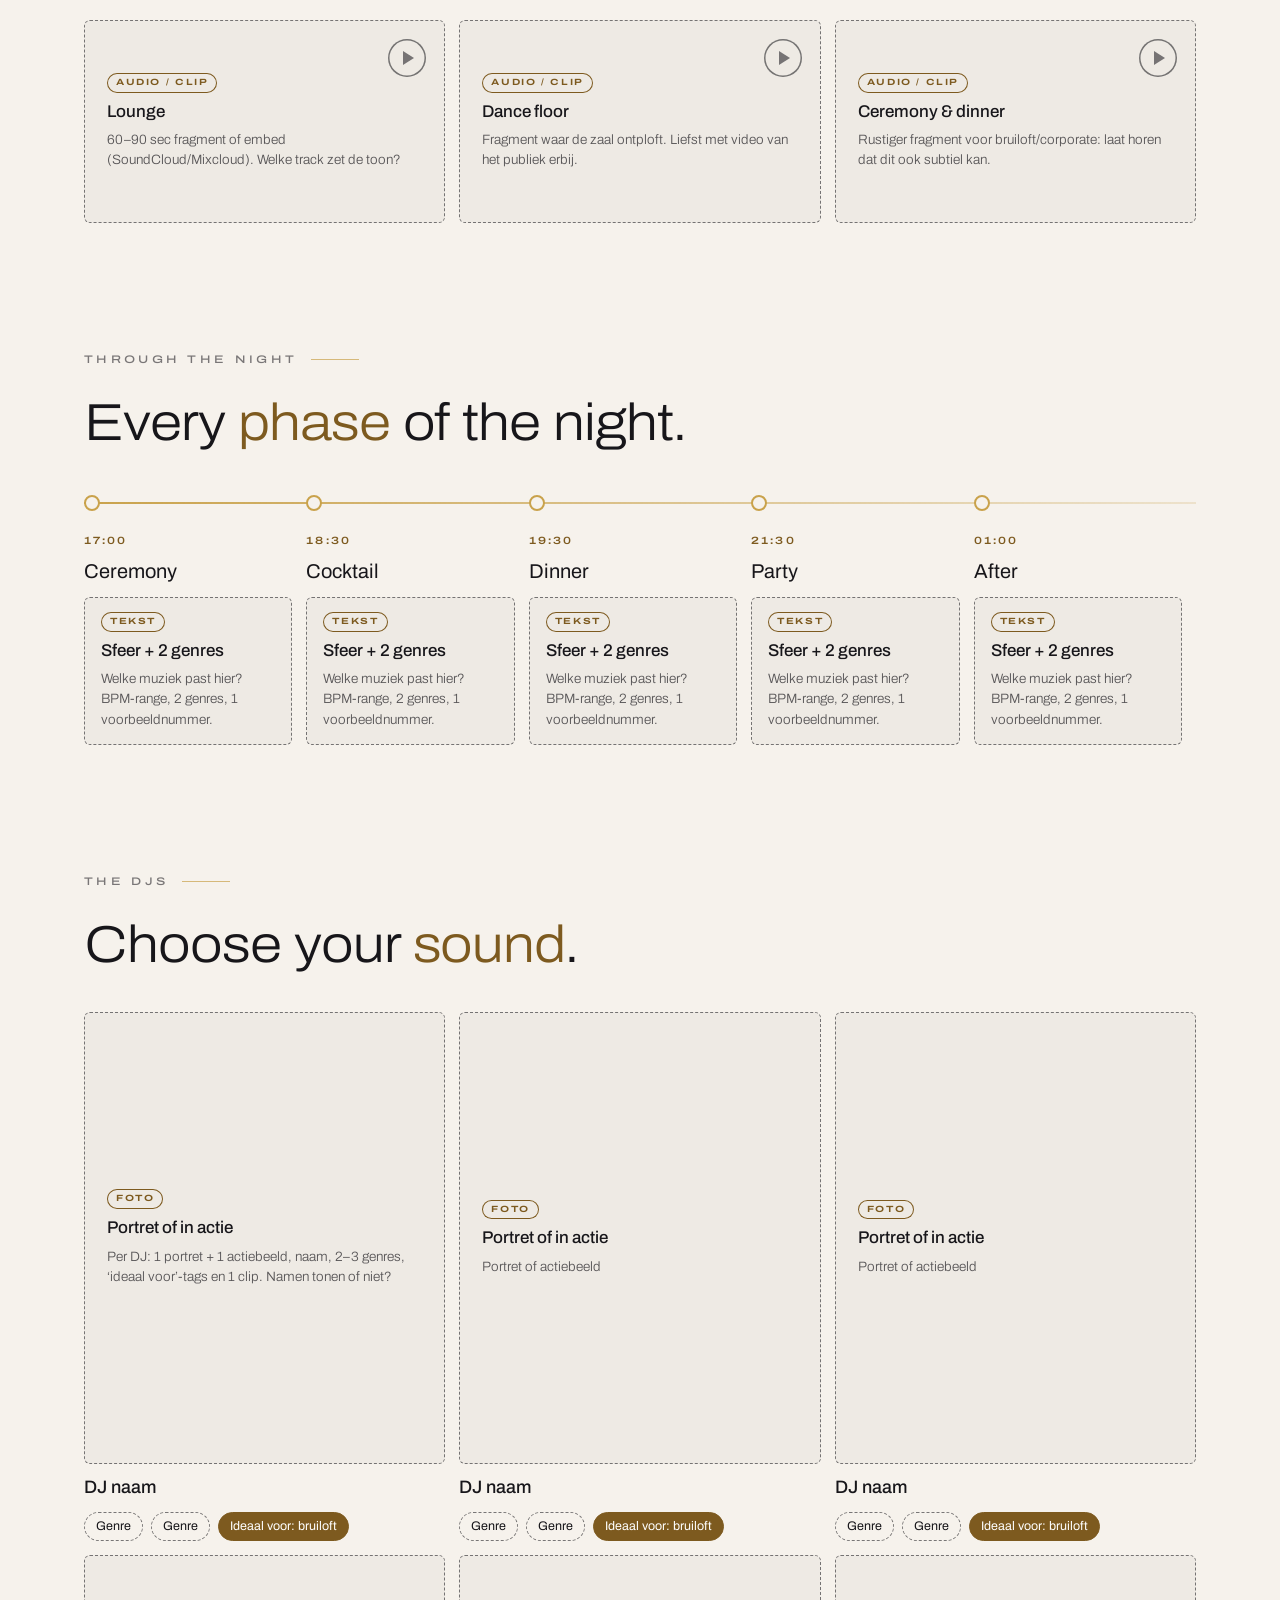
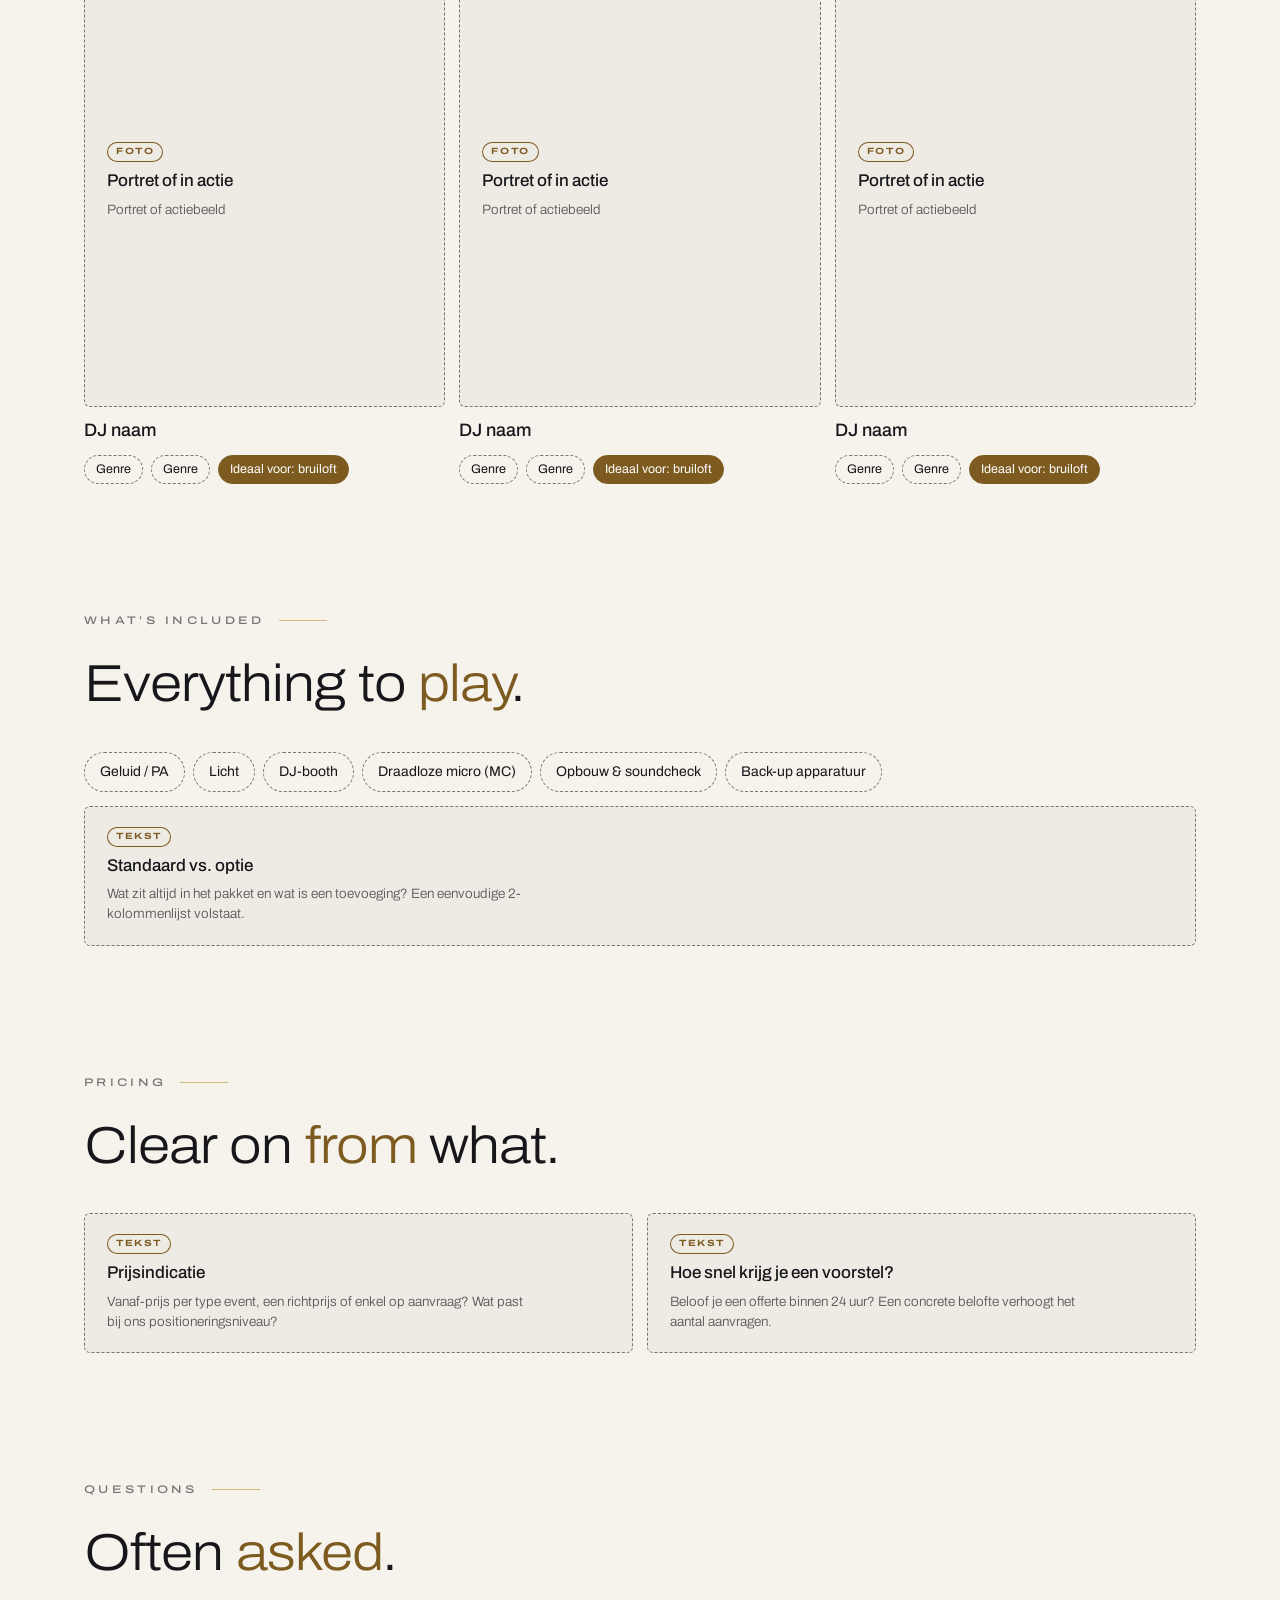
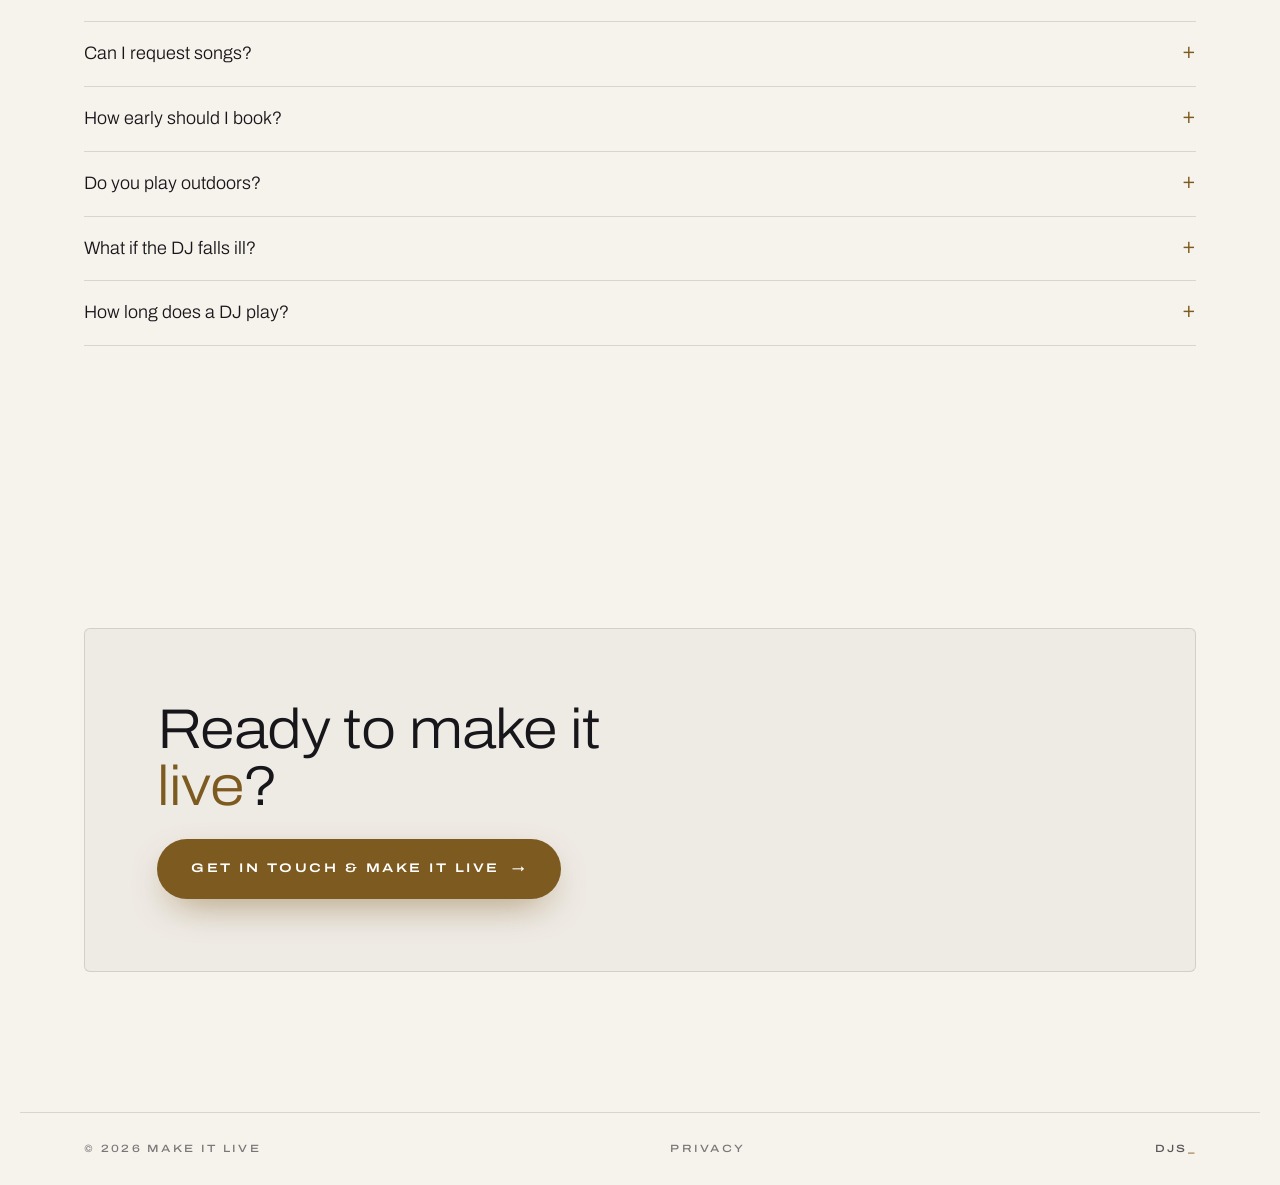
<file: dj.html>
<!doctype html>
<html lang="nl">
<head>
  <meta charset="utf-8">
  <meta name="viewport" content="width=device-width, initial-scale=1, viewport-fit=cover">
  <title>DJ’s — Make It Live</title>
  <meta name="description" content="DJ’s bij Make It Live. / DJs at Make It Live.">
  <meta name="robots" content="noindex, nofollow">
  <meta name="theme-color" content="#f6f2ec">
  <meta name="color-scheme" content="light dark">
  <link rel="icon" href="/favicon.svg" type="image/svg+xml">
  <link rel="preconnect" href="https://fonts.googleapis.com">
  <link rel="preconnect" href="https://fonts.gstatic.com" crossorigin>
  <link href="https://fonts.googleapis.com/css2?family=Archivo:wdth,wght@62..125,100..900&family=Instrument+Serif:ital@0;1&display=swap" rel="stylesheet">
  <link rel="stylesheet" href="/styles.css">
  <link rel="stylesheet" href="/pages.css">

  <script>
    window.MIL_TITLES = { nl: 'DJ’s — Make It Live', en: 'DJs — Make It Live' };
    (function () {
      var lang = 'nl', theme = 'light', root = document.documentElement;
      try {
        var saved = localStorage.getItem('mil-lang');
        if (saved === 'nl' || saved === 'en') lang = saved;
        else if (!/^nl\b/i.test(navigator.language || '')) lang = 'en';
        if (sessionStorage.getItem('mil-theme') === 'dark') theme = 'dark';
        localStorage.removeItem('mil-theme');
        if (localStorage.getItem('mil-notes') === 'off') root.classList.add('hide-notes');
      } catch (e) {}
      root.lang = lang;
      root.dataset.theme = theme;
      root.classList.add('js');
    })();
  </script>
</head>
<body class="no-hero-logo">
  <div class="grain" aria-hidden="true"></div>
  <div class="spot" aria-hidden="true"></div>

  <header class="nav scrolled">
    <a class="nav-mark" href="/" aria-label="Make It Live — home">
      <span class="nav-mark-text">MAKE IT LIVE</span><span class="nav-mark-bar"></span>
    </a>
    <nav class="nav-links" aria-label="Main">
      <a href="/#services"><span data-l="nl">← Wat we doen</span><span data-l="en">← What we do</span></a>
    </nav>
    <a class="nav-cta" href="/#contact">Contact</a>
    <div class="lang" role="group" aria-label="Language">
      <button type="button" data-set-lang="nl">NL</button>
      <span aria-hidden="true">/</span>
      <button type="button" data-set-lang="en">EN</button>
    </div>
    <button type="button" class="theme-toggle" data-theme-toggle aria-label="Toggle dark mode">
      <svg class="i-moon" viewBox="0 0 24 24" aria-hidden="true"><path d="M20 14.5A8 8 0 0 1 9.5 4a8 8 0 1 0 10.5 10.5z"/></svg>
      <svg class="i-sun" viewBox="0 0 24 24" aria-hidden="true"><circle cx="12" cy="12" r="4"/><path d="M12 2v2M12 20v2M4.9 4.9l1.4 1.4M17.7 17.7l1.4 1.4M2 12h2M20 12h2M4.9 19.1l1.4-1.4M17.7 6.3l1.4-1.4"/></svg>
    </button>
  </header>

  <div class="pg-bar">
    <span><span data-l="nl">Wireframe · elk gestippeld vak is een plek voor content</span><span data-l="en">Wireframe · every dashed box is a spot for content</span></span>
    <button type="button" data-notes-toggle><span class="bt-vis"><span data-l="nl">Bezoekersweergave</span><span data-l="en">Visitor view</span></span><span class="bt-team"><span data-l="nl">Teamnotities</span><span data-l="en">Team notes</span></span></button>
  </div>

  <main id="top">
<section class="section pg-hero"><p class="eyebrow"><span data-l="nl">Wat we doen</span><span data-l="en">What we do</span></p>
      <h1 class="statement">DJ's</h1>
      <p class="lede pg-tag"><span data-l="nl">De juiste muziek op het juiste moment, van eerste aankomst tot laatste dans.</span><span data-l="en">The right music at the right moment, from first arrival to last dance.</span></p>
      <div class="pg-cta"><a class="btn" href="/?service=DJ#contact"><span data-l="nl">Neem contact op &amp; make it live</span><span data-l="en">Get in touch &amp; make it live</span> <span aria-hidden="true">→</span></a></div><div style="margin-top:clamp(32px,5vw,56px)"><div class="slot ar-21x9"><span class="slot-play" aria-hidden="true"></span><span class="slot-k">Video-loop · 21:9</span><p class="slot-t">Hero-beeld: DJ in actie</p><p class="slot-p" lang="nl">10–15 sec loop zonder geluid: handen op de mixer, publiek op de achtergrond, golden hour of clublicht. Dit is het eerste wat een klant ziet: voelt het ‘wedding warm’ of ‘club hot’?</p><span class="slot-ss">Setting the stage</span></div></div><aside class="notes" lang="nl"><h2>Wat doet er toe op deze pagina?</h2><ol><li>Welke sfeer verkopen we eerst: lounge &amp; diner, dansvloer of beide? Dat bepaalt de eerste drie seconden.</li><li>Tonen we namen en profielen of ‘DJ-types’ (Lounge, Party, Allround)? Namen geven vertrouwen, types geven flexibiliteit.</li><li>Welk bewijs overtuigt het snelst: 60-seconden-clips, volledige sets (SoundCloud/Mixcloud) of klantreviews?</li><li>Wat zit standaard in de prijs (geluid, licht, booth) en wat is een extra?</li><li>Tonen we prijzen, ‘vanaf’-prijzen of enkel op aanvraag?</li></ol></aside></section>
    <section class="section pg-sec ">
      <p class="eyebrow"><span data-l="nl">Hoor het zelf</span><span data-l="en">Hear it</span></p>
      <h2 class="pg-h"><span data-l="nl">Eén klik van <em>de dansvloer</em>.</span><span data-l="en">One click from <em>the dance floor</em>.</span></h2>
      <div class="grid g3"><div class="slot ar-16x9"><span class="slot-play" aria-hidden="true"></span><span class="slot-k">Audio / clip</span><p class="slot-t"><span data-l="nl">Lounge</span><span data-l="en">Lounge</span></p><p class="slot-p" lang="nl">60–90 sec fragment of embed (SoundCloud/Mixcloud). Welke track zet de toon?</p><span class="slot-ss">Setting the stage</span></div><div class="slot ar-16x9"><span class="slot-play" aria-hidden="true"></span><span class="slot-k">Audio / clip</span><p class="slot-t">Dance floor</p><p class="slot-p" lang="nl">Fragment waar de zaal ontploft. Liefst met video van het publiek erbij.</p><span class="slot-ss">Setting the stage</span></div><div class="slot ar-16x9"><span class="slot-play" aria-hidden="true"></span><span class="slot-k">Audio / clip</span><p class="slot-t"><span data-l="nl">Ceremonie &amp; diner</span><span data-l="en">Ceremony &amp; dinner</span></p><p class="slot-p" lang="nl">Rustiger fragment voor bruiloft/corporate: laat horen dat dit ook subtiel kan.</p><span class="slot-ss">Setting the stage</span></div></div>
    </section>

    <section class="section pg-sec ">
      <p class="eyebrow"><span data-l="nl">Per moment</span><span data-l="en">Through the night</span></p>
      <h2 class="pg-h"><span data-l="nl">Elke <em>fase</em> van de avond.</span><span data-l="en">Every <em>phase</em> of the night.</span></h2>
      <div class="timeline"><div class="tl-step"><span class="tl-time">17:00</span><h3><span data-l="nl">Ceremonie</span><span data-l="en">Ceremony</span></h3><div class="slot"><span class="slot-k">Tekst</span><p class="slot-t">Sfeer + 2 genres</p><p class="slot-p" lang="nl">Welke muziek past hier? BPM-range, 2 genres, 1 voorbeeldnummer.</p><span class="slot-ss">Setting the stage</span></div></div><div class="tl-step"><span class="tl-time">18:30</span><h3><span data-l="nl">Cocktail</span><span data-l="en">Cocktail</span></h3><div class="slot"><span class="slot-k">Tekst</span><p class="slot-t">Sfeer + 2 genres</p><p class="slot-p" lang="nl">Welke muziek past hier? BPM-range, 2 genres, 1 voorbeeldnummer.</p><span class="slot-ss">Setting the stage</span></div></div><div class="tl-step"><span class="tl-time">19:30</span><h3><span data-l="nl">Diner</span><span data-l="en">Dinner</span></h3><div class="slot"><span class="slot-k">Tekst</span><p class="slot-t">Sfeer + 2 genres</p><p class="slot-p" lang="nl">Welke muziek past hier? BPM-range, 2 genres, 1 voorbeeldnummer.</p><span class="slot-ss">Setting the stage</span></div></div><div class="tl-step"><span class="tl-time">21:30</span><h3><span data-l="nl">Dansfeest</span><span data-l="en">Party</span></h3><div class="slot"><span class="slot-k">Tekst</span><p class="slot-t">Sfeer + 2 genres</p><p class="slot-p" lang="nl">Welke muziek past hier? BPM-range, 2 genres, 1 voorbeeldnummer.</p><span class="slot-ss">Setting the stage</span></div></div><div class="tl-step"><span class="tl-time">01:00</span><h3><span data-l="nl">After</span><span data-l="en">After</span></h3><div class="slot"><span class="slot-k">Tekst</span><p class="slot-t">Sfeer + 2 genres</p><p class="slot-p" lang="nl">Welke muziek past hier? BPM-range, 2 genres, 1 voorbeeldnummer.</p><span class="slot-ss">Setting the stage</span></div></div></div>
    </section>

    <section class="section pg-sec ">
      <p class="eyebrow"><span data-l="nl">De DJ’s</span><span data-l="en">The DJs</span></p>
      <h2 class="pg-h"><span data-l="nl">Kies je <em>sound</em>.</span><span data-l="en">Choose your <em>sound</em>.</span></h2>
      <div class="grid g3"><article class="roster-card"><div class="slot slot-photo ar-4x5"><span class="slot-k">Foto</span><p class="slot-t">Portret of in actie</p><p class="slot-p" lang="nl">Per DJ: 1 portret + 1 actiebeeld, naam, 2–3 genres, ‘ideaal voor’-tags en 1 clip. Namen tonen of niet?</p><span class="slot-ss">Setting the stage</span></div><h3>DJ naam</h3><ul class="sl-chips"><li>Genre</li><li>Genre</li><li class="is-on">Ideaal voor: bruiloft</li></ul></article><article class="roster-card"><div class="slot slot-photo ar-4x5"><span class="slot-k">Foto</span><p class="slot-t">Portret of in actie</p><p class="slot-p" lang="nl">Portret of actiebeeld</p><span class="slot-ss">Setting the stage</span></div><h3>DJ naam</h3><ul class="sl-chips"><li>Genre</li><li>Genre</li><li class="is-on">Ideaal voor: bruiloft</li></ul></article><article class="roster-card"><div class="slot slot-photo ar-4x5"><span class="slot-k">Foto</span><p class="slot-t">Portret of in actie</p><p class="slot-p" lang="nl">Portret of actiebeeld</p><span class="slot-ss">Setting the stage</span></div><h3>DJ naam</h3><ul class="sl-chips"><li>Genre</li><li>Genre</li><li class="is-on">Ideaal voor: bruiloft</li></ul></article><article class="roster-card"><div class="slot slot-photo ar-4x5"><span class="slot-k">Foto</span><p class="slot-t">Portret of in actie</p><p class="slot-p" lang="nl">Portret of actiebeeld</p><span class="slot-ss">Setting the stage</span></div><h3>DJ naam</h3><ul class="sl-chips"><li>Genre</li><li>Genre</li><li class="is-on">Ideaal voor: bruiloft</li></ul></article><article class="roster-card"><div class="slot slot-photo ar-4x5"><span class="slot-k">Foto</span><p class="slot-t">Portret of in actie</p><p class="slot-p" lang="nl">Portret of actiebeeld</p><span class="slot-ss">Setting the stage</span></div><h3>DJ naam</h3><ul class="sl-chips"><li>Genre</li><li>Genre</li><li class="is-on">Ideaal voor: bruiloft</li></ul></article><article class="roster-card"><div class="slot slot-photo ar-4x5"><span class="slot-k">Foto</span><p class="slot-t">Portret of in actie</p><p class="slot-p" lang="nl">Portret of actiebeeld</p><span class="slot-ss">Setting the stage</span></div><h3>DJ naam</h3><ul class="sl-chips"><li>Genre</li><li>Genre</li><li class="is-on">Ideaal voor: bruiloft</li></ul></article></div>
    </section>

    <section class="section pg-sec ">
      <p class="eyebrow"><span data-l="nl">Wat zit erin</span><span data-l="en">What’s included</span></p>
      <h2 class="pg-h"><span data-l="nl">Alles om te <em>draaien</em>.</span><span data-l="en">Everything to <em>play</em>.</span></h2>
      <ul class="sl-chips"><li>Geluid / PA</li><li>Licht</li><li>DJ-booth</li><li>Draadloze micro (MC)</li><li>Opbouw &amp; soundcheck</li><li>Back-up apparatuur</li></ul><div style="margin-top:14px"><div class="slot"><span class="slot-k">Tekst</span><p class="slot-t">Standaard vs. optie</p><p class="slot-p" lang="nl">Wat zit altijd in het pakket en wat is een toevoeging? Een eenvoudige 2-kolommenlijst volstaat.</p><span class="slot-ss">Setting the stage</span></div></div>
    </section>

    <section class="section pg-sec ">
      <p class="eyebrow"><span data-l="nl">Prijs</span><span data-l="en">Pricing</span></p>
      <h2 class="pg-h"><span data-l="nl">Duidelijk <em>vanaf</em> wat.</span><span data-l="en">Clear on <em>from</em> what.</span></h2>
      <div class="grid g2"><div class="slot"><span class="slot-k">Tekst</span><p class="slot-t">Prijsindicatie</p><p class="slot-p" lang="nl">Vanaf-prijs per type event, een richtprijs of enkel op aanvraag? Wat past bij ons positioneringsniveau?</p><span class="slot-ss">Setting the stage</span></div><div class="slot"><span class="slot-k">Tekst</span><p class="slot-t">Hoe snel krijg je een voorstel?</p><p class="slot-p" lang="nl">Beloof je een offerte binnen 24 uur? Een concrete belofte verhoogt het aantal aanvragen.</p><span class="slot-ss">Setting the stage</span></div></div>
    </section>

    <section class="section pg-sec ">
      <p class="eyebrow"><span data-l="nl">Vragen</span><span data-l="en">Questions</span></p>
      <h2 class="pg-h"><span data-l="nl">Vaak <em>gevraagd</em>.</span><span data-l="en">Often <em>asked</em>.</span></h2>
      <div class="faq"><details><summary><span data-l="nl">Kan ik nummers aanvragen?</span><span data-l="en">Can I request songs?</span></summary><div class="slot"><span class="slot-k">Tekst</span><p class="slot-t">Antwoord in 2–3 zinnen</p><p class="slot-p" lang="nl">Ja/nee, en hoe? Must-play en do-not-play-lijst?</p><span class="slot-ss">Setting the stage</span></div></details><details><summary><span data-l="nl">Hoe vroeg moet ik boeken?</span><span data-l="en">How early should I book?</span></summary><div class="slot"><span class="slot-k">Tekst</span><p class="slot-t">Antwoord in 2–3 zinnen</p><p class="slot-p" lang="nl">Realistische termijn per seizoen.</p><span class="slot-ss">Setting the stage</span></div></details><details><summary><span data-l="nl">Spelen jullie ook buiten?</span><span data-l="en">Do you play outdoors?</span></summary><div class="slot"><span class="slot-k">Tekst</span><p class="slot-t">Antwoord in 2–3 zinnen</p><p class="slot-p" lang="nl">Wat is er nodig: overkapping, stroom?</p><span class="slot-ss">Setting the stage</span></div></details><details><summary><span data-l="nl">Wat als de DJ ziek wordt?</span><span data-l="en">What if the DJ falls ill?</span></summary><div class="slot"><span class="slot-k">Tekst</span><p class="slot-t">Antwoord in 2–3 zinnen</p><p class="slot-p" lang="nl">Back-upgarantie: dit is een sterk vertrouwenspunt.</p><span class="slot-ss">Setting the stage</span></div></details><details><summary><span data-l="nl">Hoe lang speelt een DJ?</span><span data-l="en">How long does a DJ play?</span></summary><div class="slot"><span class="slot-k">Tekst</span><p class="slot-t">Antwoord in 2–3 zinnen</p><p class="slot-p" lang="nl">Standaard setduur en overuren.</p><span class="slot-ss">Setting the stage</span></div></details></div>
    </section>

    <section class="section pg-bottom">
      <div class="pg-end">
        <h2><span data-l="nl">Klaar om het <em>live</em> te maken?</span><span data-l="en">Ready to make it <em>live</em>?</span></h2>
        <a class="btn btn-lg" href="/?service=DJ#contact"><span data-l="nl">Neem contact op &amp; make it live</span><span data-l="en">Get in touch &amp; make it live</span> <span aria-hidden="true">→</span></a>
      </div>
    </section>

  </main>

  <footer class="foot">
    <span>© <span data-year>2026</span> Make It Live</span>
    <a href="/privacy">Privacy</a>
    <span class="foot-stage">DJs<span class="blink">_</span></span>
  </footer>

  <script src="/main.js" defer></script>
</body>
</html>
</file>
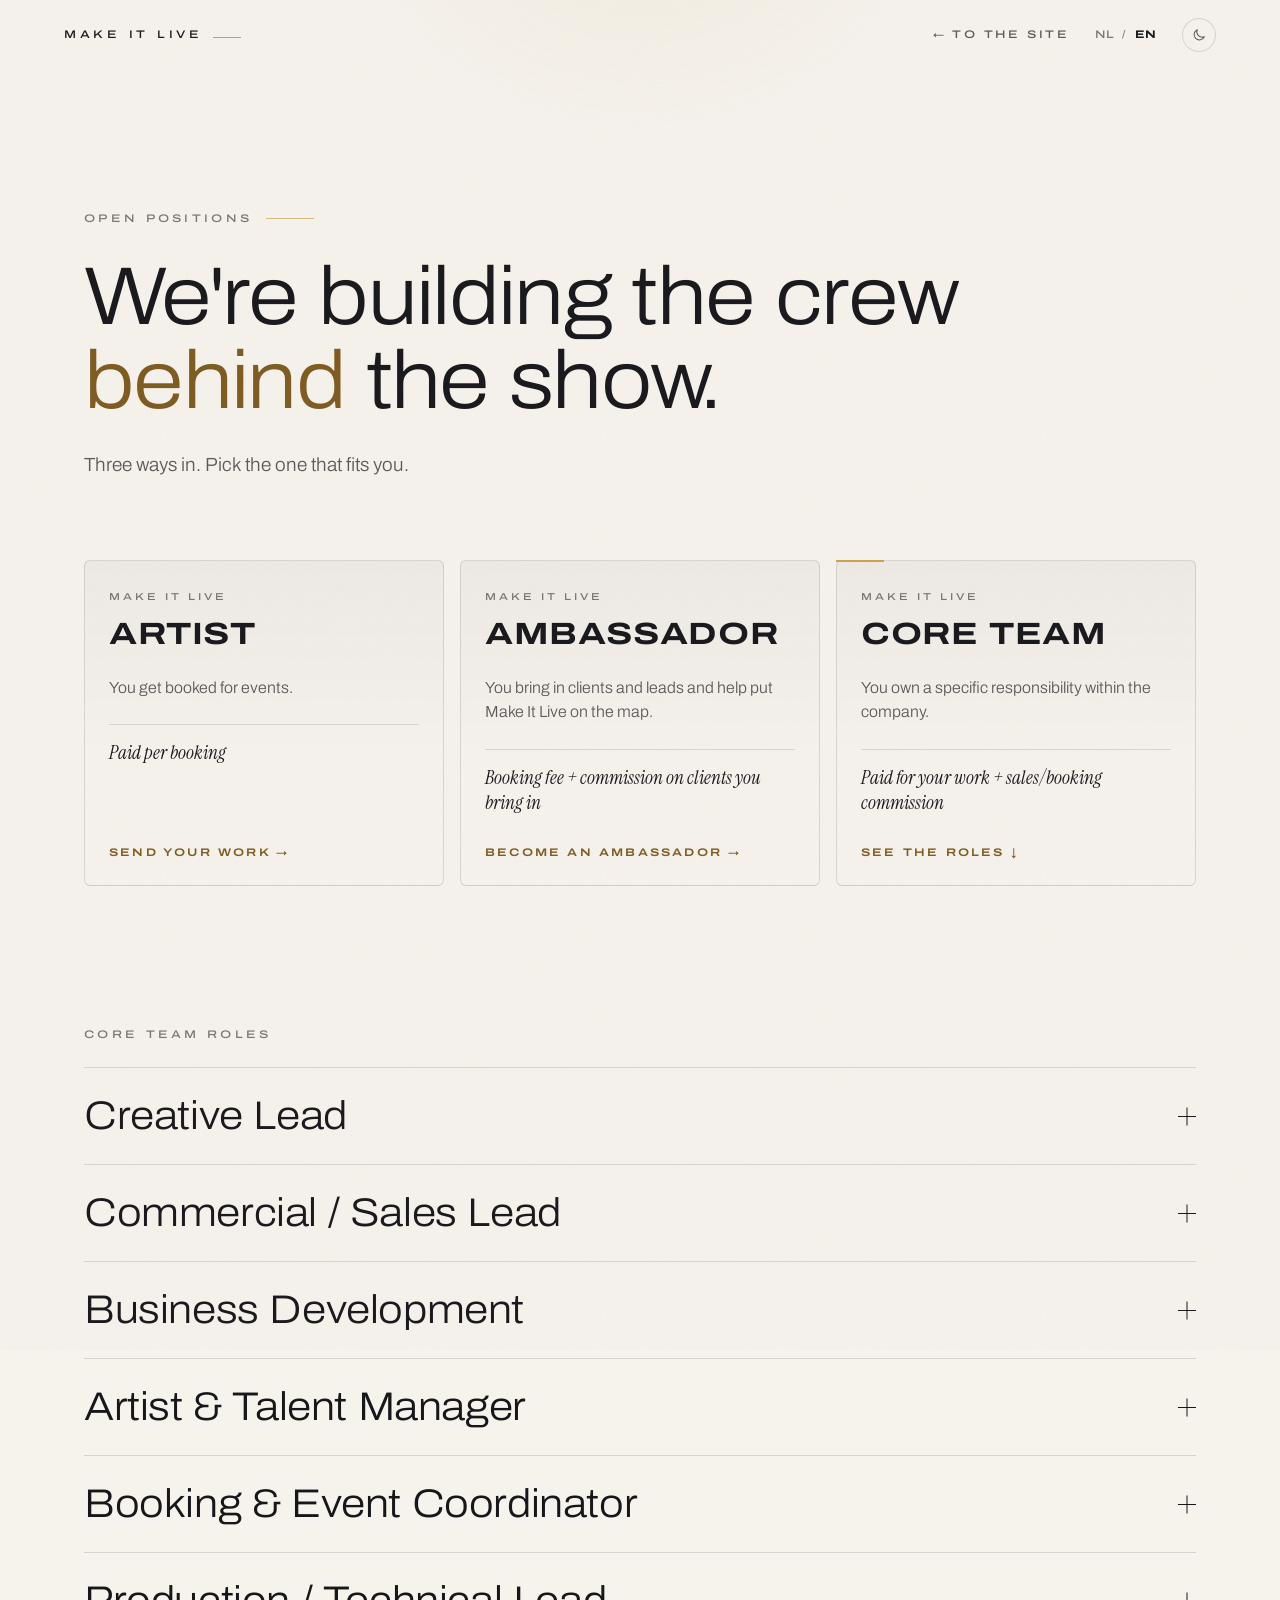
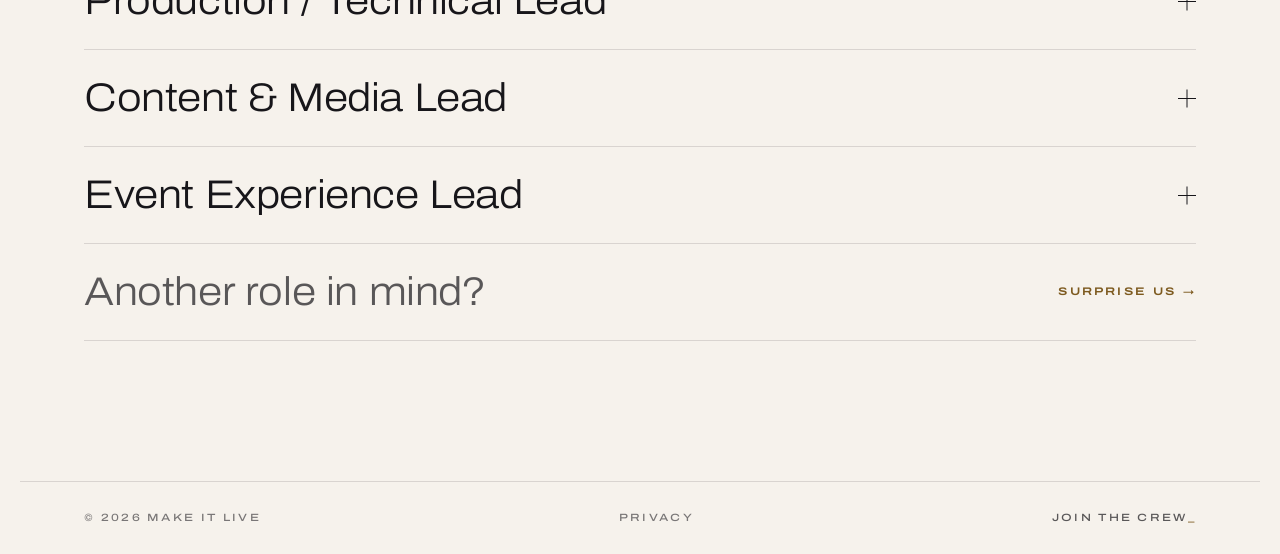
<file: join.html>
<!doctype html>
<html lang="nl">
<head>
  <meta charset="utf-8">
  <meta name="viewport" content="width=device-width, initial-scale=1, viewport-fit=cover">
  <title>Open posities — Make It Live</title>
  <meta name="description" content="Open posities bij Make It Live. / Open positions at Make It Live.">
  <meta name="robots" content="noindex, nofollow">
  <meta name="theme-color" content="#f6f2ec">
  <meta name="color-scheme" content="light dark">
  <link rel="icon" href="/favicon.svg" type="image/svg+xml">
  <link rel="preconnect" href="https://fonts.googleapis.com">
  <link rel="preconnect" href="https://fonts.gstatic.com" crossorigin>
  <link href="https://fonts.googleapis.com/css2?family=Archivo:wdth,wght@62..125,100..900&family=Instrument+Serif:ital@0;1&display=swap" rel="stylesheet">
  <link rel="stylesheet" href="/styles.css">

  <script>
    window.MIL_TITLES = { nl: 'Open posities — Make It Live', en: 'Open positions — Make It Live' };
    (function () {
      var lang = 'nl', theme = 'light', root = document.documentElement;
      try {
        var saved = localStorage.getItem('mil-lang');
        if (saved === 'nl' || saved === 'en') lang = saved;
        else if (!/^nl\b/i.test(navigator.language || '')) lang = 'en';
        if (sessionStorage.getItem('mil-theme') === 'dark') theme = 'dark';
        localStorage.removeItem('mil-theme');
      } catch (e) {}
      root.lang = lang;
      root.dataset.theme = theme;
      root.classList.add('js');
    })();
  </script>
</head>
<body class="no-hero-logo">
  <div class="grain" aria-hidden="true"></div>
  <div class="spot" aria-hidden="true"></div>

  <header class="nav scrolled">
    <a class="nav-mark" href="/" aria-label="Make It Live — home">
      <span class="nav-mark-text">MAKE IT LIVE</span><span class="nav-mark-bar"></span>
    </a>
    <nav class="nav-links" aria-label="Main">
      <a href="/"><span data-l="nl">← Naar de site</span><span data-l="en">← To the site</span></a>
    </nav>
    <div class="lang" role="group" aria-label="Language">
      <button type="button" data-set-lang="nl">NL</button>
      <span aria-hidden="true">/</span>
      <button type="button" data-set-lang="en">EN</button>
    </div>
    <button type="button" class="theme-toggle" data-theme-toggle aria-label="Toggle dark mode">
      <svg class="i-moon" viewBox="0 0 24 24" aria-hidden="true"><path d="M20 14.5A8 8 0 0 1 9.5 4a8 8 0 1 0 10.5 10.5z"/></svg>
      <svg class="i-sun" viewBox="0 0 24 24" aria-hidden="true"><circle cx="12" cy="12" r="4"/><path d="M12 2v2M12 20v2M4.9 4.9l1.4 1.4M17.7 17.7l1.4 1.4M2 12h2M20 12h2M4.9 19.1l1.4-1.4M17.7 6.3l1.4-1.4"/></svg>
    </button>
  </header>

  <main id="top">
    <!-- JOIN -->
    <section class="section join join-page" id="join">
      <p class="eyebrow reveal"><span data-l="nl">Open posities</span><span data-l="en">Open positions</span></p>
      <h2 class="statement reveal">
        <span data-l="nl">We bouwen het team <em>achter</em> de show.</span>
        <span data-l="en">We're building the crew <em>behind</em> the show.</span>
      </h2>
      <p class="lede reveal">
        <span data-l="nl">Drie manieren om erbij te horen. Kies wat bij je past.</span>
        <span data-l="en">Three ways in. Pick the one that fits you.</span>
      </p>

      <div class="tracks">
        <article class="track reveal">
          <p class="track-k">Make It Live</p>
          <h3>Artist</h3>
          <p data-l="nl">Je wordt geboekt voor events.</p>
          <p data-l="en">You get booked for events.</p>
          <p class="track-pay"><span data-l="nl">Vergoeding per booking</span><span data-l="en">Paid per booking</span></p>
          <a class="track-cta" href="mailto:hello@makeitlive.agency?subject=Make%20It%20Live%20%E2%80%94%20Artist"><span data-l="nl">Stuur je werk</span><span data-l="en">Send your work</span> <span aria-hidden="true">→</span></a>
        </article>
        <article class="track reveal">
          <p class="track-k">Make It Live</p>
          <h3>Ambassador</h3>
          <p data-l="nl">Je brengt klanten en leads aan en helpt Make It Live bekend te maken.</p>
          <p data-l="en">You bring in clients and leads and help put Make It Live on the map.</p>
          <p class="track-pay"><span data-l="nl">Booking fee + commissie op aangebrachte klanten</span><span data-l="en">Booking fee + commission on clients you bring in</span></p>
          <a class="track-cta" href="mailto:hello@makeitlive.agency?subject=Make%20It%20Live%20%E2%80%94%20Ambassador"><span data-l="nl">Word ambassador</span><span data-l="en">Become an ambassador</span> <span aria-hidden="true">→</span></a>
        </article>
        <article class="track track-core reveal">
          <p class="track-k">Make It Live</p>
          <h3>Core Team</h3>
          <p data-l="nl">Je neemt een specifieke verantwoordelijkheid op binnen het bedrijf.</p>
          <p data-l="en">You own a specific responsibility within the company.</p>
          <p class="track-pay"><span data-l="nl">Vergoeding voor je werk + sales/booking commissie</span><span data-l="en">Paid for your work + sales/booking commission</span></p>
          <a class="track-cta" href="#roles"><span data-l="nl">Bekijk de rollen</span><span data-l="en">See the roles</span> <span aria-hidden="true">↓</span></a>
        </article>
      </div>

      <h3 class="roles-title reveal" id="roles"><span data-l="nl">Rollen binnen het core team</span><span data-l="en">Core team roles</span></h3>

      <div class="roles">
        <details class="role reveal">
          <summary><span class="role-name">Creative Lead</span><span class="role-plus" aria-hidden="true"></span></summary>
          <div class="role-body">
            <p data-l="nl">Voor iemand die graag bezig is met muziek, entertainment en nieuwe ideeën. Je denkt mee over:</p>
            <p data-l="en">For someone who lives for music, entertainment and new ideas. You'll help shape:</p>
            <ul data-l="nl"><li>Nieuwe entertainmentconcepten</li><li>Shows en formats</li><li>Artiesten en acts</li><li>Muzikale invulling van events</li><li>Nieuwe trends</li><li>Creatieve ideeën voor klanten</li><li>De creatieve uitstraling van Make It Live</li></ul>
            <ul data-l="en"><li>New entertainment concepts</li><li>Shows and formats</li><li>Artists and acts</li><li>The musical direction of events</li><li>New trends</li><li>Creative ideas for clients</li><li>The creative identity of Make It Live</li></ul>
            <a class="apply" href="mailto:hello@makeitlive.agency?subject=Make%20It%20Live%20%E2%80%94%20Creative%20Lead"><span data-l="nl">Solliciteer</span><span data-l="en">Apply</span> →</a>
          </div>
        </details>

        <details class="role reveal">
          <summary><span class="role-name">Commercial / Sales Lead</span><span class="role-plus" aria-hidden="true"></span></summary>
          <div class="role-body">
            <p data-l="nl">Je helpt met:</p>
            <p data-l="en">You'll help with:</p>
            <ul data-l="nl"><li>Nieuwe klanten zoeken</li><li>Leads opvolgen</li><li>Bedrijven contacteren</li><li>Wedding planners en venues benaderen</li><li>Offertes opvolgen</li><li>Nieuwe bookings binnenhalen</li><li>Bestaande klanten verder uitbouwen</li></ul>
            <ul data-l="en"><li>Finding new clients</li><li>Following up on leads</li><li>Reaching out to companies</li><li>Approaching wedding planners and venues</li><li>Following up on quotes</li><li>Landing new bookings</li><li>Growing existing clients</li></ul>
            <a class="apply" href="mailto:hello@makeitlive.agency?subject=Make%20It%20Live%20%E2%80%94%20Commercial%20%2F%20Sales%20Lead"><span data-l="nl">Solliciteer</span><span data-l="en">Apply</span> →</a>
          </div>
        </details>

        <details class="role reveal">
          <summary><span class="role-name">Business Development</span><span class="role-plus" aria-hidden="true"></span></summary>
          <div class="role-body">
            <p data-l="nl">Nieuwe deuren openen, bijvoorbeeld bij:</p>
            <p data-l="en">Opening new doors, for example with:</p>
            <ul data-l="nl"><li>Nieuwe venues</li><li>Hotels</li><li>Wedding planners</li><li>Event agencies</li><li>Corporate klanten</li><li>Festivals</li><li>Horeca</li><li>Nieuwe leveranciers</li><li>Strategische samenwerkingen</li></ul>
            <ul data-l="en"><li>New venues</li><li>Hotels</li><li>Wedding planners</li><li>Event agencies</li><li>Corporate clients</li><li>Festivals</li><li>Hospitality</li><li>New suppliers</li><li>Strategic partnerships</li></ul>
            <a class="apply" href="mailto:hello@makeitlive.agency?subject=Make%20It%20Live%20%E2%80%94%20Business%20Development"><span data-l="nl">Solliciteer</span><span data-l="en">Apply</span> →</a>
          </div>
        </details>

        <details class="role reveal">
          <summary><span class="role-name">Artist &amp; Talent Manager</span><span class="role-plus" aria-hidden="true"></span></summary>
          <div class="role-body">
            <p data-l="nl">Voor iemand die graag met artiesten werkt. Je helpt met:</p>
            <p data-l="en">For someone who loves working with artists. You'll help with:</p>
            <ul data-l="nl"><li>Artiesten zoeken</li><li>Nieuwe artiesten leren kennen</li><li>Artist roster uitbouwen</li><li>Beschikbaarheid</li><li>Artist fees</li><li>Kwaliteit</li><li>Briefings</li><li>Nieuwe acts samenstellen</li><li>Contact met artiesten</li></ul>
            <ul data-l="en"><li>Scouting artists</li><li>Getting to know new talent</li><li>Building the artist roster</li><li>Availability</li><li>Artist fees</li><li>Quality</li><li>Briefings</li><li>Putting together new acts</li><li>Artist relations</li></ul>
            <a class="apply" href="mailto:hello@makeitlive.agency?subject=Make%20It%20Live%20%E2%80%94%20Artist%20%26%20Talent%20Manager"><span data-l="nl">Solliciteer</span><span data-l="en">Apply</span> →</a>
          </div>
        </details>

        <details class="role reveal">
          <summary><span class="role-name">Booking &amp; Event Coordinator</span><span class="role-plus" aria-hidden="true"></span></summary>
          <div class="role-body">
            <p data-l="nl">Voor iemand die graag organiseert. Je zorgt ervoor dat een geboekt event ook effectief goed verloopt:</p>
            <p data-l="en">For the natural organiser. You make sure every booked event actually runs smoothly:</p>
            <ul data-l="nl"><li>Planning</li><li>Timings</li><li>Artiesten</li><li>Riders</li><li>Venue</li><li>Soundcheck</li><li>Eventinformatie</li><li>Contact met klant en artiest</li><li>Event day coordination</li></ul>
            <ul data-l="en"><li>Planning</li><li>Timings</li><li>Artists</li><li>Riders</li><li>Venue</li><li>Soundcheck</li><li>Event information</li><li>Client and artist contact</li><li>Event day coordination</li></ul>
            <a class="apply" href="mailto:hello@makeitlive.agency?subject=Make%20It%20Live%20%E2%80%94%20Booking%20%26%20Event%20Coordinator"><span data-l="nl">Solliciteer</span><span data-l="en">Apply</span> →</a>
          </div>
        </details>

        <details class="role reveal">
          <summary><span class="role-name">Production / Technical Lead</span><span class="role-plus" aria-hidden="true"></span></summary>
          <div class="role-body">
            <p data-l="nl">Voor iemand met interesse in techniek, sound en events. Je helpt met:</p>
            <p data-l="en">For someone into tech, sound and events. You'll help with:</p>
            <ul data-l="nl"><li>Sound</li><li>Lighting</li><li>DJ equipment</li><li>Technical riders</li><li>Technici</li><li>PA</li><li>Stage</li><li>Leveranciers</li><li>Transport</li><li>Opbouw &amp; afbraak</li><li>Technische planning</li></ul>
            <ul data-l="en"><li>Sound</li><li>Lighting</li><li>DJ equipment</li><li>Technical riders</li><li>Technicians</li><li>PA</li><li>Stage</li><li>Suppliers</li><li>Transport</li><li>Build-up &amp; breakdown</li><li>Technical planning</li></ul>
            <a class="apply" href="mailto:hello@makeitlive.agency?subject=Make%20It%20Live%20%E2%80%94%20Production%20%2F%20Technical%20Lead"><span data-l="nl">Solliciteer</span><span data-l="en">Apply</span> →</a>
          </div>
        </details>

        <details class="role reveal">
          <summary><span class="role-name">Content &amp; Media Lead</span><span class="role-plus" aria-hidden="true"></span></summary>
          <div class="role-body">
            <p data-l="nl">Je helpt Make It Live zichtbaar te maken via:</p>
            <p data-l="en">You'll make Make It Live visible through:</p>
            <ul data-l="nl"><li>Eventfotografie</li><li>Videografie</li><li>Reels</li><li>Aftermovies</li><li>Behind the scenes</li><li>Artist content</li><li>Social media</li><li>Website content</li></ul>
            <ul data-l="en"><li>Event photography</li><li>Videography</li><li>Reels</li><li>Aftermovies</li><li>Behind the scenes</li><li>Artist content</li><li>Social media</li><li>Website content</li></ul>
            <a class="apply" href="mailto:hello@makeitlive.agency?subject=Make%20It%20Live%20%E2%80%94%20Content%20%26%20Media%20Lead"><span data-l="nl">Solliciteer</span><span data-l="en">Apply</span> →</a>
          </div>
        </details>

        <details class="role reveal">
          <summary><span class="role-name">Event Experience Lead</span><span class="role-plus" aria-hidden="true"></span></summary>
          <div class="role-body">
            <p data-l="nl">Voor iemand die vooral nadenkt over de totaalbeleving. Je kijkt verder dan muziek:</p>
            <p data-l="en">For someone who thinks in total experiences. You look beyond the music:</p>
            <ul data-l="nl"><li>Entertainment</li><li>Lighting</li><li>Decoratie</li><li>Styling</li><li>Foto &amp; video</li><li>Special effects</li><li>Guest experience</li><li>Atmosfeer</li><li>Food &amp; hospitality</li></ul>
            <ul data-l="en"><li>Entertainment</li><li>Lighting</li><li>Decoration</li><li>Styling</li><li>Photo &amp; video</li><li>Special effects</li><li>Guest experience</li><li>Atmosphere</li><li>Food &amp; hospitality</li></ul>
            <a class="apply" href="mailto:hello@makeitlive.agency?subject=Make%20It%20Live%20%E2%80%94%20Event%20Experience%20Lead"><span data-l="nl">Solliciteer</span><span data-l="en">Apply</span> →</a>
          </div>
        </details>

        <a class="role role-other reveal" href="mailto:hello@makeitlive.agency?subject=Make%20It%20Live%20%E2%80%94%20Open%20application">
          
          <span class="role-name"><span data-l="nl">Een andere rol in gedachten?</span><span data-l="en">Another role in mind?</span></span>
          <span class="role-go"><span data-l="nl">Verras ons</span><span data-l="en">Surprise us</span> →</span>
        </a>
      </div>
    </section>

  </main>

  <footer class="foot">
    <span>© <span data-year>2026</span> Make It Live</span>
    <a href="/privacy">Privacy</a>
    <span class="foot-stage">Join the crew<span class="blink">_</span></span>
  </footer>

  <script src="/main.js" defer></script>
</body>
</html>
</file>
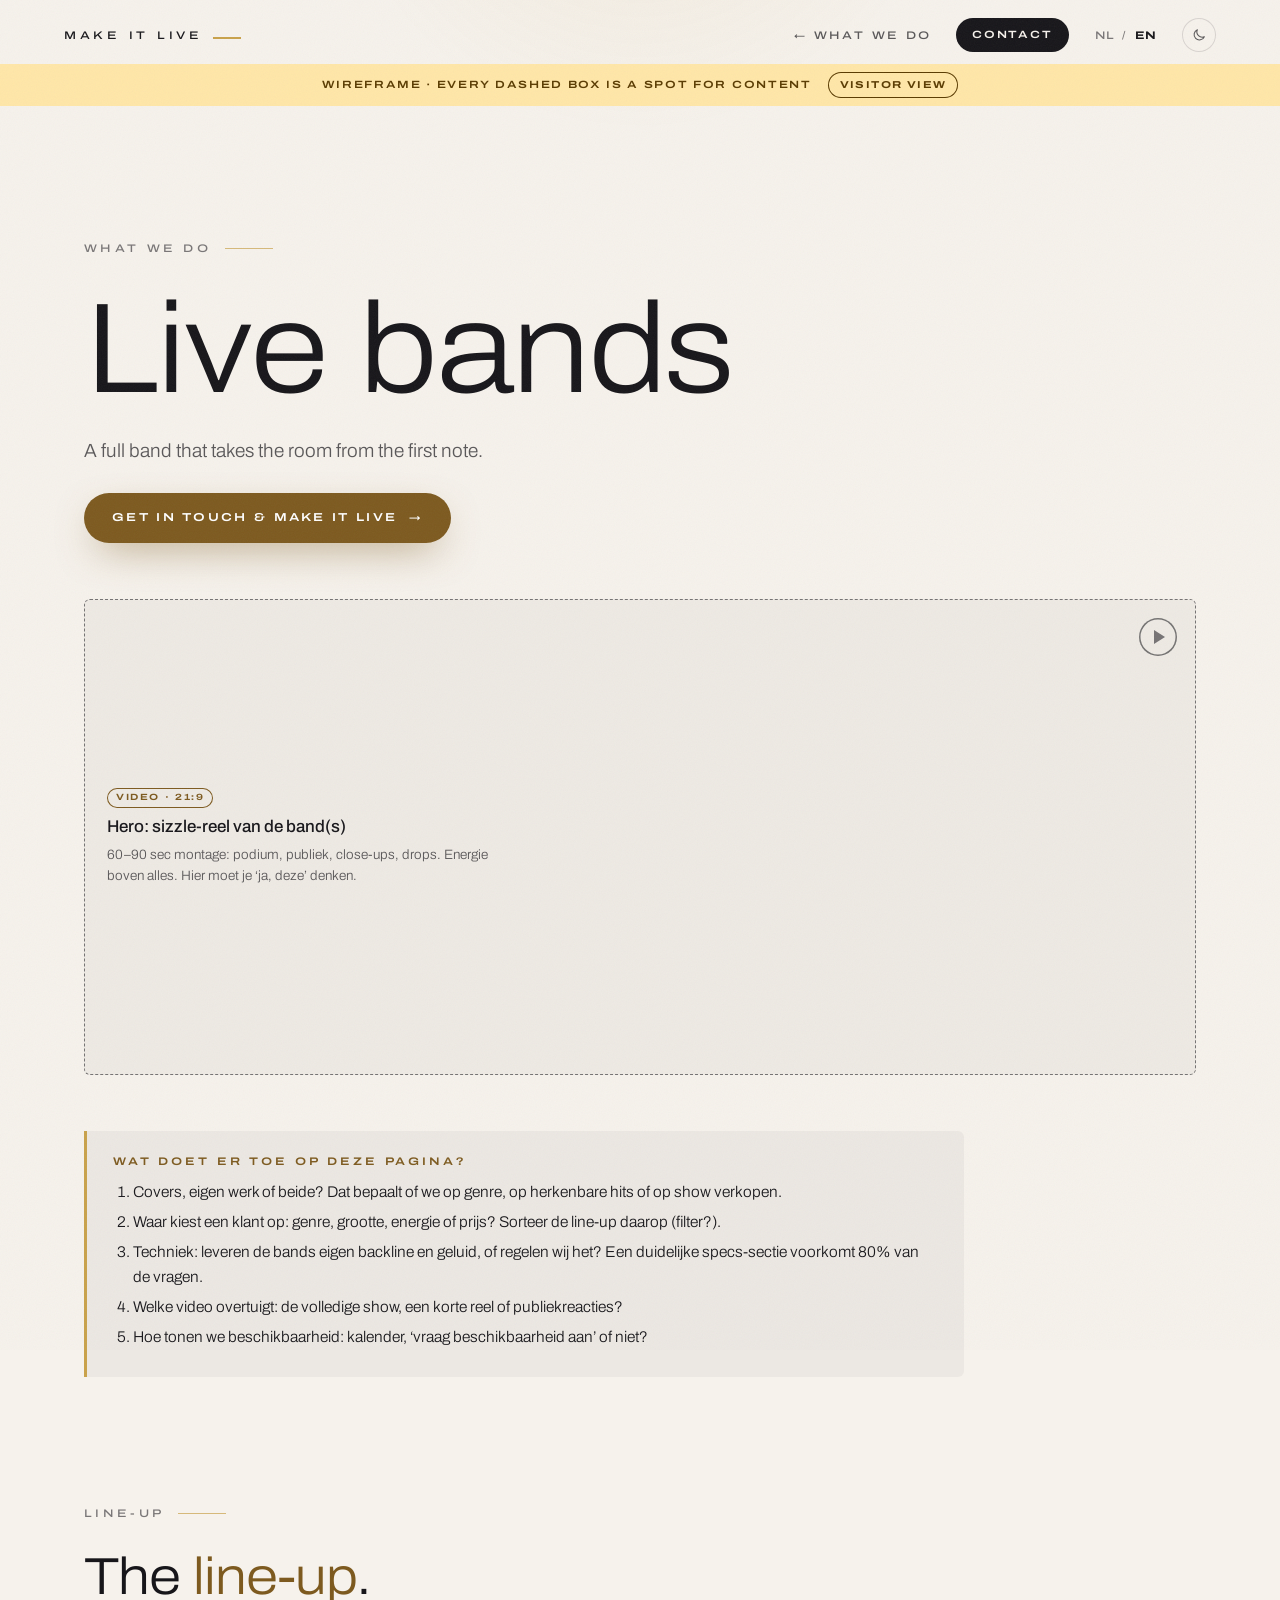
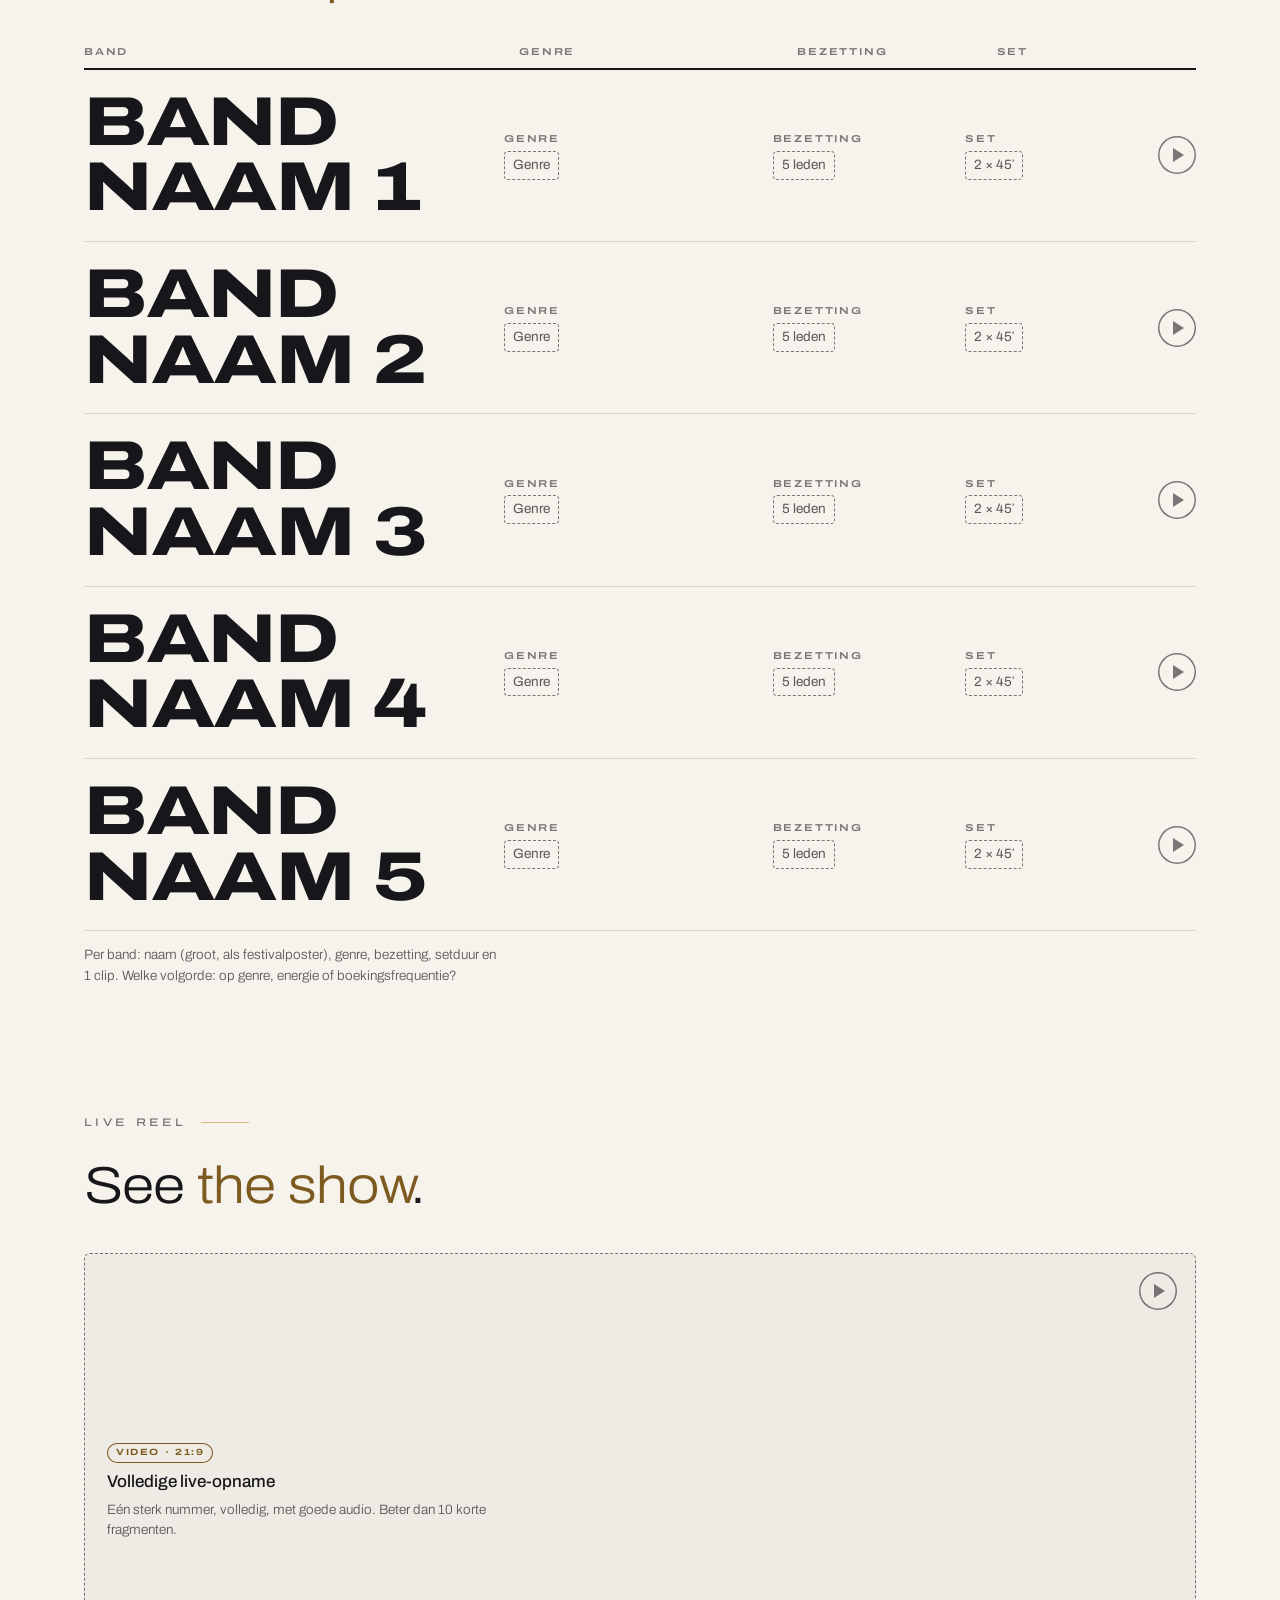
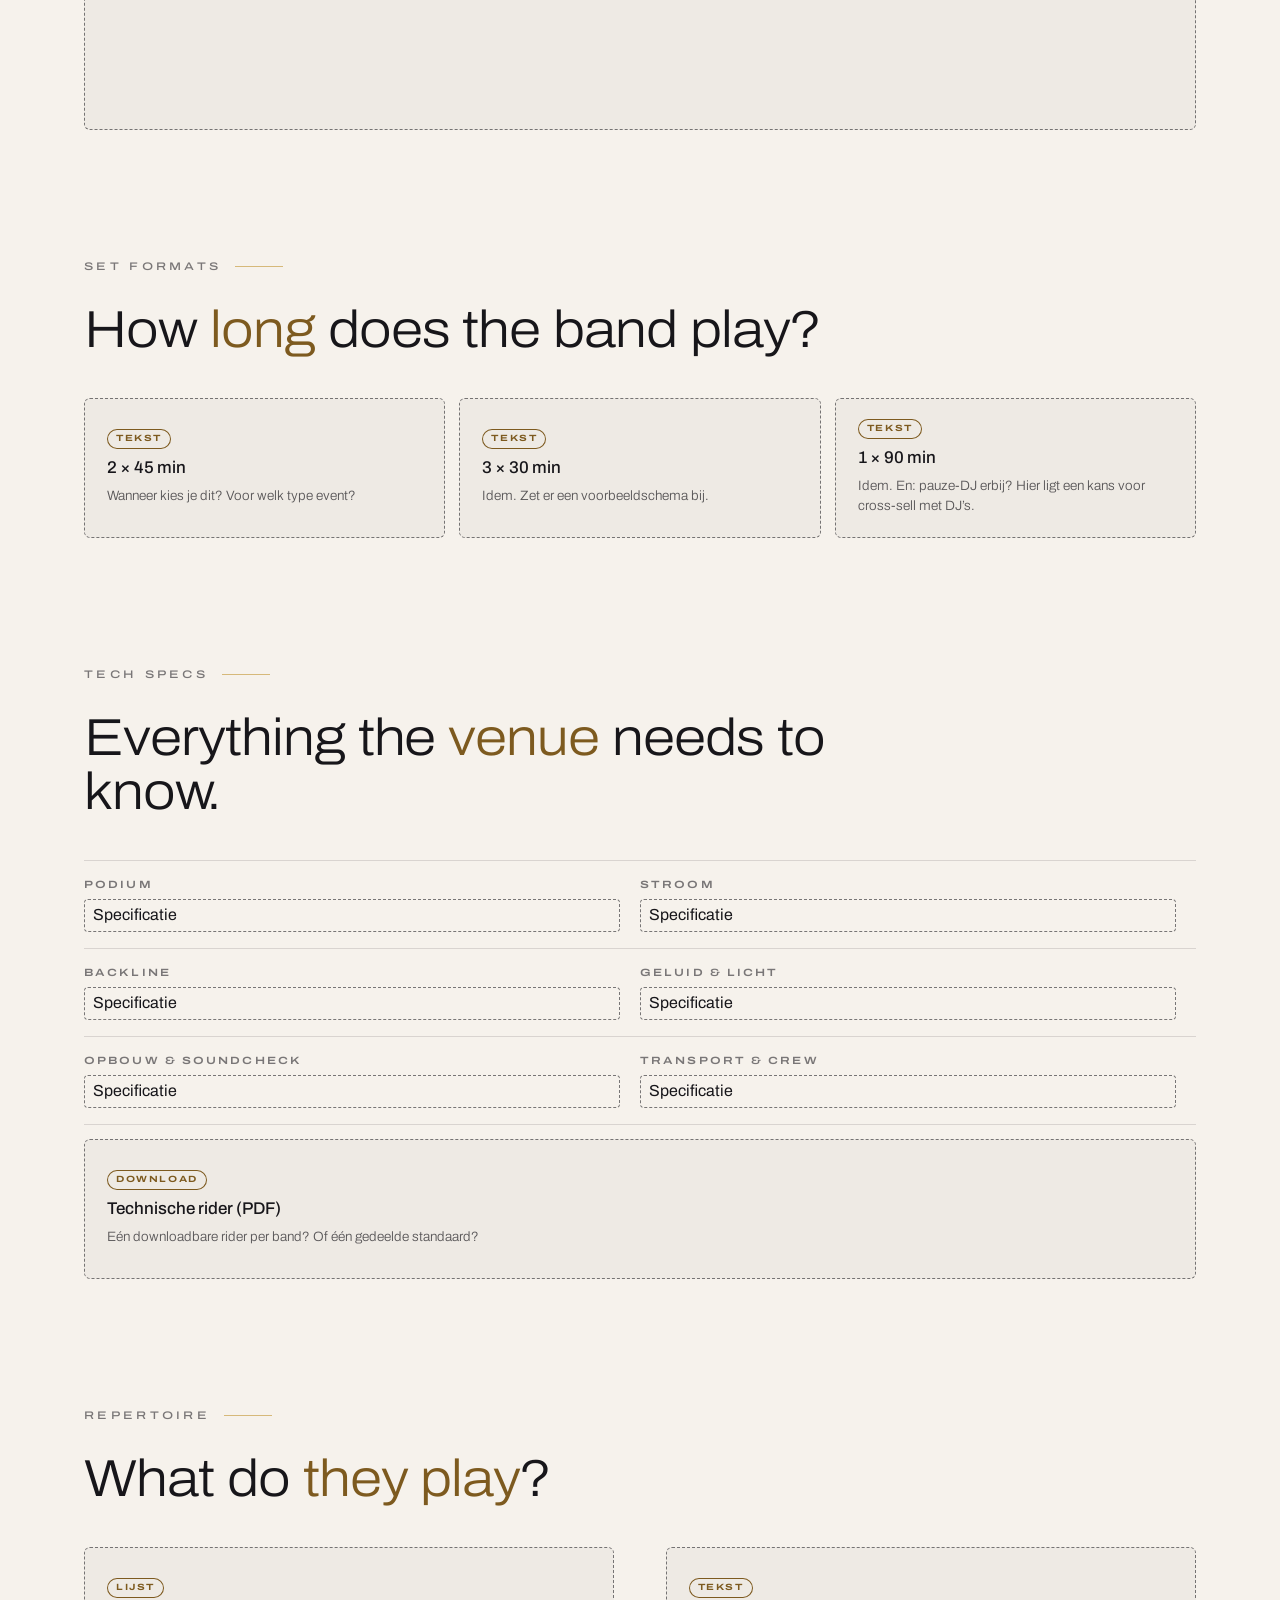
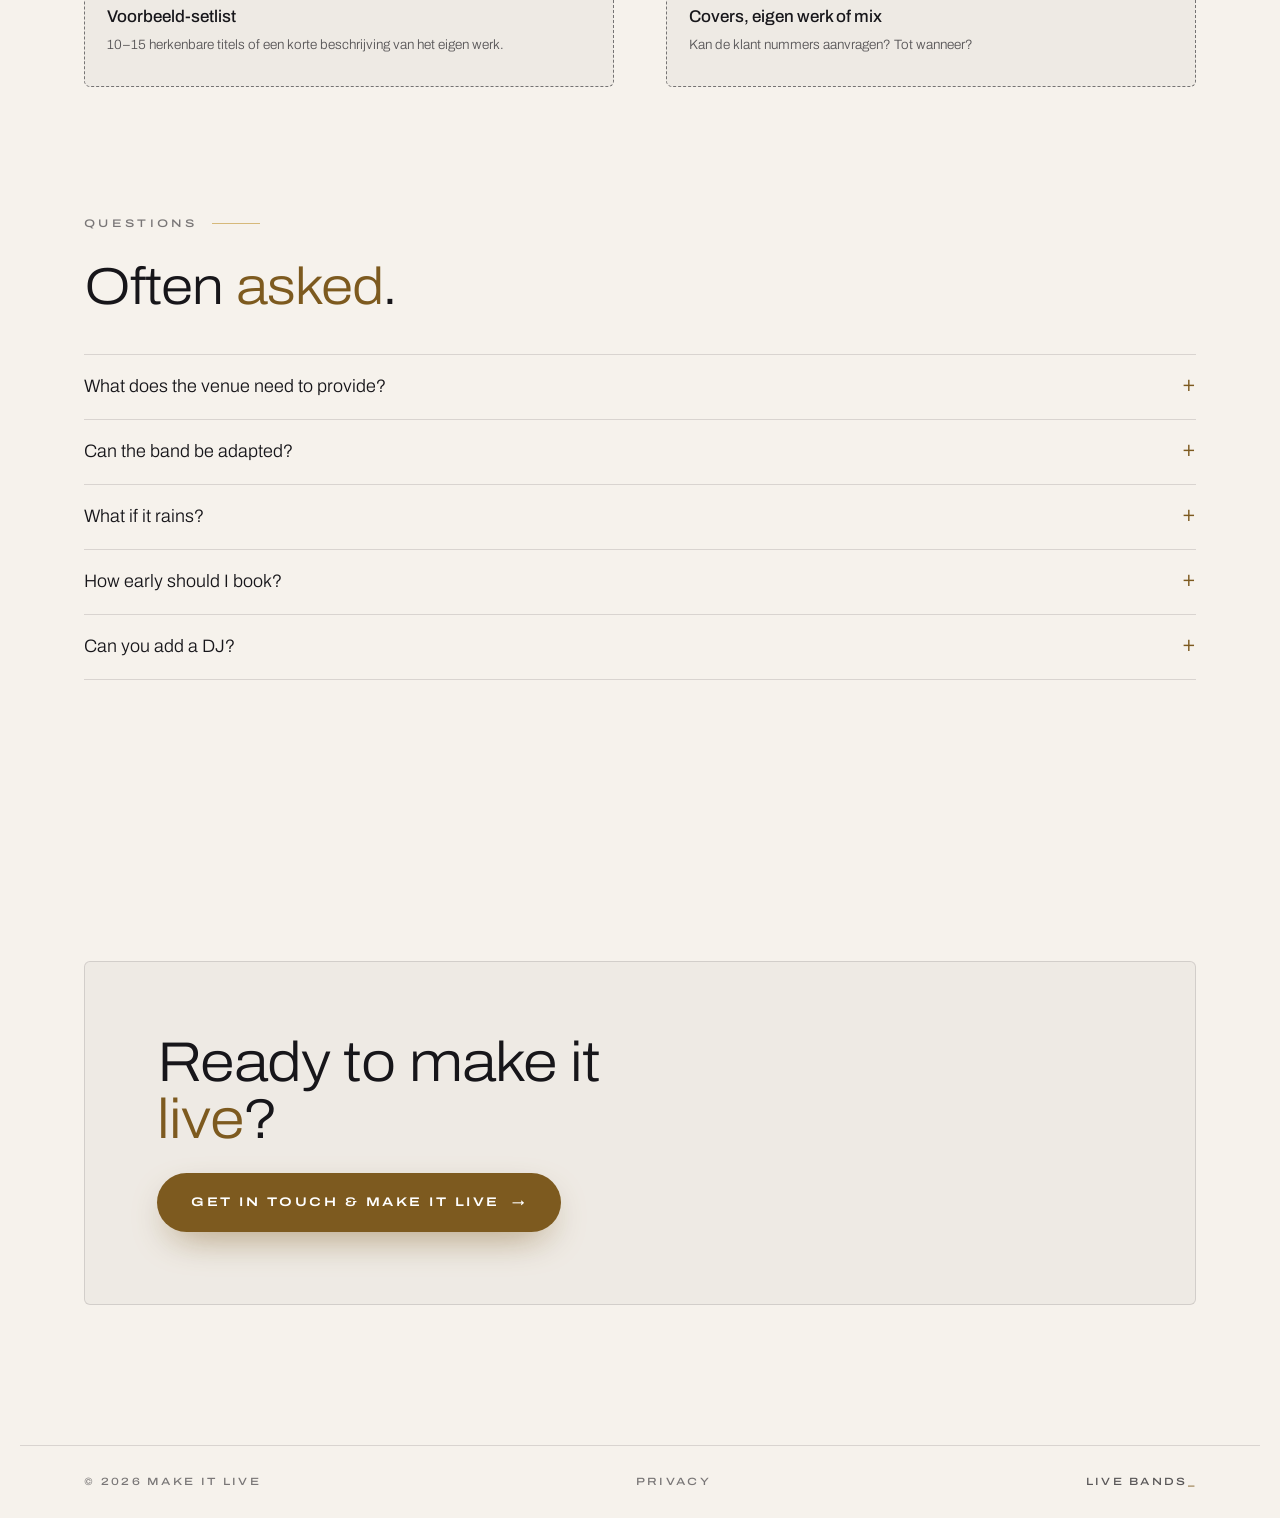
<file: live-bands.html>
<!doctype html>
<html lang="nl">
<head>
  <meta charset="utf-8">
  <meta name="viewport" content="width=device-width, initial-scale=1, viewport-fit=cover">
  <title>Live bands — Make It Live</title>
  <meta name="description" content="Live bands bij Make It Live. / Live bands at Make It Live.">
  <meta name="robots" content="noindex, nofollow">
  <meta name="theme-color" content="#f6f2ec">
  <meta name="color-scheme" content="light dark">
  <link rel="icon" href="/favicon.svg" type="image/svg+xml">
  <link rel="preconnect" href="https://fonts.googleapis.com">
  <link rel="preconnect" href="https://fonts.gstatic.com" crossorigin>
  <link href="https://fonts.googleapis.com/css2?family=Archivo:wdth,wght@62..125,100..900&family=Instrument+Serif:ital@0;1&display=swap" rel="stylesheet">
  <link rel="stylesheet" href="/styles.css">
  <link rel="stylesheet" href="/pages.css">

  <script>
    window.MIL_TITLES = { nl: 'Live bands — Make It Live', en: 'Live bands — Make It Live' };
    (function () {
      var lang = 'nl', theme = 'light', root = document.documentElement;
      try {
        var saved = localStorage.getItem('mil-lang');
        if (saved === 'nl' || saved === 'en') lang = saved;
        else if (!/^nl\b/i.test(navigator.language || '')) lang = 'en';
        if (sessionStorage.getItem('mil-theme') === 'dark') theme = 'dark';
        localStorage.removeItem('mil-theme');
        if (localStorage.getItem('mil-notes') === 'off') root.classList.add('hide-notes');
      } catch (e) {}
      root.lang = lang;
      root.dataset.theme = theme;
      root.classList.add('js');
    })();
  </script>
</head>
<body class="no-hero-logo">
  <div class="grain" aria-hidden="true"></div>
  <div class="spot" aria-hidden="true"></div>

  <header class="nav scrolled">
    <a class="nav-mark" href="/" aria-label="Make It Live — home">
      <span class="nav-mark-text">MAKE IT LIVE</span><span class="nav-mark-bar"></span>
    </a>
    <nav class="nav-links" aria-label="Main">
      <a href="/#services"><span data-l="nl">← Wat we doen</span><span data-l="en">← What we do</span></a>
    </nav>
    <a class="nav-cta" href="/#contact">Contact</a>
    <div class="lang" role="group" aria-label="Language">
      <button type="button" data-set-lang="nl">NL</button>
      <span aria-hidden="true">/</span>
      <button type="button" data-set-lang="en">EN</button>
    </div>
    <button type="button" class="theme-toggle" data-theme-toggle aria-label="Toggle dark mode">
      <svg class="i-moon" viewBox="0 0 24 24" aria-hidden="true"><path d="M20 14.5A8 8 0 0 1 9.5 4a8 8 0 1 0 10.5 10.5z"/></svg>
      <svg class="i-sun" viewBox="0 0 24 24" aria-hidden="true"><circle cx="12" cy="12" r="4"/><path d="M12 2v2M12 20v2M4.9 4.9l1.4 1.4M17.7 17.7l1.4 1.4M2 12h2M20 12h2M4.9 19.1l1.4-1.4M17.7 6.3l1.4-1.4"/></svg>
    </button>
  </header>

  <div class="pg-bar">
    <span><span data-l="nl">Wireframe · elk gestippeld vak is een plek voor content</span><span data-l="en">Wireframe · every dashed box is a spot for content</span></span>
    <button type="button" data-notes-toggle><span class="bt-vis"><span data-l="nl">Bezoekersweergave</span><span data-l="en">Visitor view</span></span><span class="bt-team"><span data-l="nl">Teamnotities</span><span data-l="en">Team notes</span></span></button>
  </div>

  <main id="top">
<section class="section pg-hero"><p class="eyebrow"><span data-l="nl">Wat we doen</span><span data-l="en">What we do</span></p>
      <h1 class="statement">Live bands</h1>
      <p class="lede pg-tag"><span data-l="nl">Een volledige band die de zaal van de eerste noot meeneemt.</span><span data-l="en">A full band that takes the room from the first note.</span></p>
      <div class="pg-cta"><a class="btn" href="/?service=Live%20band#contact"><span data-l="nl">Neem contact op &amp; make it live</span><span data-l="en">Get in touch &amp; make it live</span> <span aria-hidden="true">→</span></a></div><div style="margin-top:clamp(32px,5vw,56px)"><div class="slot ar-21x9"><span class="slot-play" aria-hidden="true"></span><span class="slot-k">Video · 21:9</span><p class="slot-t">Hero: sizzle-reel van de band(s)</p><p class="slot-p" lang="nl">60–90 sec montage: podium, publiek, close-ups, drops. Energie boven alles. Hier moet je ‘ja, deze’ denken.</p><span class="slot-ss">Setting the stage</span></div></div><aside class="notes" lang="nl"><h2>Wat doet er toe op deze pagina?</h2><ol><li>Covers, eigen werk of beide? Dat bepaalt of we op genre, op herkenbare hits of op show verkopen.</li><li>Waar kiest een klant op: genre, grootte, energie of prijs? Sorteer de line-up daarop (filter?).</li><li>Techniek: leveren de bands eigen backline en geluid, of regelen wij het? Een duidelijke specs-sectie voorkomt 80% van de vragen.</li><li>Welke video overtuigt: de volledige show, een korte reel of publiekreacties?</li><li>Hoe tonen we beschikbaarheid: kalender, ‘vraag beschikbaarheid aan’ of niet?</li></ol></aside></section>
    <section class="section pg-sec ">
      <p class="eyebrow"><span data-l="nl">Line-up</span><span data-l="en">Line-up</span></p>
      <h2 class="pg-h"><span data-l="nl">De <em>line-up</em>.</span><span data-l="en">The <em>line-up</em>.</span></h2>
      <div class="poster-head"><span>Band</span><span>Genre</span><span>Bezetting</span><span>Set</span><span></span></div><div class="poster"><div class="poster-row"><div class="poster-name"><span>BAND NAAM 1</span></div><div class="poster-meta"><b>Genre</b><span class="dashed">Genre</span></div><div class="poster-meta"><b>Bezetting</b><span class="dashed">5 leden</span></div><div class="poster-meta"><b>Set</b><span class="dashed">2 × 45′</span></div><div class="slot-play" style="position:static" aria-hidden="true"></div></div><div class="poster-row"><div class="poster-name"><span>BAND NAAM 2</span></div><div class="poster-meta"><b>Genre</b><span class="dashed">Genre</span></div><div class="poster-meta"><b>Bezetting</b><span class="dashed">5 leden</span></div><div class="poster-meta"><b>Set</b><span class="dashed">2 × 45′</span></div><div class="slot-play" style="position:static" aria-hidden="true"></div></div><div class="poster-row"><div class="poster-name"><span>BAND NAAM 3</span></div><div class="poster-meta"><b>Genre</b><span class="dashed">Genre</span></div><div class="poster-meta"><b>Bezetting</b><span class="dashed">5 leden</span></div><div class="poster-meta"><b>Set</b><span class="dashed">2 × 45′</span></div><div class="slot-play" style="position:static" aria-hidden="true"></div></div><div class="poster-row"><div class="poster-name"><span>BAND NAAM 4</span></div><div class="poster-meta"><b>Genre</b><span class="dashed">Genre</span></div><div class="poster-meta"><b>Bezetting</b><span class="dashed">5 leden</span></div><div class="poster-meta"><b>Set</b><span class="dashed">2 × 45′</span></div><div class="slot-play" style="position:static" aria-hidden="true"></div></div><div class="poster-row"><div class="poster-name"><span>BAND NAAM 5</span></div><div class="poster-meta"><b>Genre</b><span class="dashed">Genre</span></div><div class="poster-meta"><b>Bezetting</b><span class="dashed">5 leden</span></div><div class="poster-meta"><b>Set</b><span class="dashed">2 × 45′</span></div><div class="slot-play" style="position:static" aria-hidden="true"></div></div></div><p class="slot-p" lang="nl" style="margin-top:14px">Per band: naam (groot, als festivalposter), genre, bezetting, setduur en 1 clip. Welke volgorde: op genre, energie of boekingsfrequentie?</p>
    </section>

    <section class="section pg-sec ">
      <p class="eyebrow"><span data-l="nl">Live reel</span><span data-l="en">Live reel</span></p>
      <h2 class="pg-h"><span data-l="nl">Zie <em>de show</em>.</span><span data-l="en">See <em>the show</em>.</span></h2>
      <div class="slot ar-21x9"><span class="slot-play" aria-hidden="true"></span><span class="slot-k">Video · 21:9</span><p class="slot-t">Volledige live-opname</p><p class="slot-p" lang="nl">Eén sterk nummer, volledig, met goede audio. Beter dan 10 korte fragmenten.</p><span class="slot-ss">Setting the stage</span></div>
    </section>

    <section class="section pg-sec ">
      <p class="eyebrow"><span data-l="nl">Sets</span><span data-l="en">Set formats</span></p>
      <h2 class="pg-h"><span data-l="nl">Hoe <em>lang</em> speelt de band?</span><span data-l="en">How <em>long</em> does the band play?</span></h2>
      <div class="grid g3"><div class="slot"><span class="slot-k">Tekst</span><p class="slot-t">2 × 45 min</p><p class="slot-p" lang="nl">Wanneer kies je dit? Voor welk type event?</p><span class="slot-ss">Setting the stage</span></div><div class="slot"><span class="slot-k">Tekst</span><p class="slot-t">3 × 30 min</p><p class="slot-p" lang="nl">Idem. Zet er een voorbeeldschema bij.</p><span class="slot-ss">Setting the stage</span></div><div class="slot"><span class="slot-k">Tekst</span><p class="slot-t">1 × 90 min</p><p class="slot-p" lang="nl">Idem. En: pauze-DJ erbij? Hier ligt een kans voor cross-sell met DJ’s.</p><span class="slot-ss">Setting the stage</span></div></div>
    </section>

    <section class="section pg-sec ">
      <p class="eyebrow"><span data-l="nl">Techniek</span><span data-l="en">Tech specs</span></p>
      <h2 class="pg-h"><span data-l="nl">Alles wat de <em>locatie</em> moet weten.</span><span data-l="en">Everything the <em>venue</em> needs to know.</span></h2>
      <div class="spec-table"><div><b>Podium</b><span class="dashed">Specificatie</span></div><div><b>Stroom</b><span class="dashed">Specificatie</span></div><div><b>Backline</b><span class="dashed">Specificatie</span></div><div><b>Geluid &amp; licht</b><span class="dashed">Specificatie</span></div><div><b>Opbouw &amp; soundcheck</b><span class="dashed">Specificatie</span></div><div><b>Transport &amp; crew</b><span class="dashed">Specificatie</span></div></div><div style="margin-top:14px"><div class="slot"><span class="slot-k">Download</span><p class="slot-t">Technische rider (PDF)</p><p class="slot-p" lang="nl">Eén downloadbare rider per band? Of één gedeelde standaard?</p><span class="slot-ss">Setting the stage</span></div></div>
    </section>

    <section class="section pg-sec ">
      <p class="eyebrow"><span data-l="nl">Repertoire</span><span data-l="en">Repertoire</span></p>
      <h2 class="pg-h"><span data-l="nl">Wat <em>spelen</em> ze?</span><span data-l="en">What do <em>they play</em>?</span></h2>
      <div class="split"><div class="slot"><span class="slot-k">Lijst</span><p class="slot-t">Voorbeeld-setlist</p><p class="slot-p" lang="nl">10–15 herkenbare titels of een korte beschrijving van het eigen werk.</p><span class="slot-ss">Setting the stage</span></div><div class="slot"><span class="slot-k">Tekst</span><p class="slot-t">Covers, eigen werk of mix</p><p class="slot-p" lang="nl">Kan de klant nummers aanvragen? Tot wanneer?</p><span class="slot-ss">Setting the stage</span></div></div>
    </section>

    <section class="section pg-sec ">
      <p class="eyebrow"><span data-l="nl">Vragen</span><span data-l="en">Questions</span></p>
      <h2 class="pg-h"><span data-l="nl">Vaak <em>gevraagd</em>.</span><span data-l="en">Often <em>asked</em>.</span></h2>
      <div class="faq"><details><summary><span data-l="nl">Wat moet de locatie voorzien?</span><span data-l="en">What does the venue need to provide?</span></summary><div class="slot"><span class="slot-k">Tekst</span><p class="slot-t">Antwoord in 2–3 zinnen</p><p class="slot-p" lang="nl">Podium, stroom, kleedkamer, catering.</p><span class="slot-ss">Setting the stage</span></div></details><details><summary><span data-l="nl">Kunnen we de band aanpassen?</span><span data-l="en">Can the band be adapted?</span></summary><div class="slot"><span class="slot-k">Tekst</span><p class="slot-t">Antwoord in 2–3 zinnen</p><p class="slot-p" lang="nl">Setlist, volume, bezetting.</p><span class="slot-ss">Setting the stage</span></div></details><details><summary><span data-l="nl">Wat als het regent?</span><span data-l="en">What if it rains?</span></summary><div class="slot"><span class="slot-k">Tekst</span><p class="slot-t">Antwoord in 2–3 zinnen</p><p class="slot-p" lang="nl">Overkapping, alternatief.</p><span class="slot-ss">Setting the stage</span></div></details><details><summary><span data-l="nl">Hoe vroeg moet ik boeken?</span><span data-l="en">How early should I book?</span></summary><div class="slot"><span class="slot-k">Tekst</span><p class="slot-t">Antwoord in 2–3 zinnen</p><p class="slot-p" lang="nl">Realistische termijn.</p><span class="slot-ss">Setting the stage</span></div></details><details><summary><span data-l="nl">Kunnen jullie ook een DJ erbij regelen?</span><span data-l="en">Can you add a DJ?</span></summary><div class="slot"><span class="slot-k">Tekst</span><p class="slot-t">Antwoord in 2–3 zinnen</p><p class="slot-p" lang="nl">Cross-sell: pauze-DJ of after-party.</p><span class="slot-ss">Setting the stage</span></div></details></div>
    </section>

    <section class="section pg-bottom">
      <div class="pg-end">
        <h2><span data-l="nl">Klaar om het <em>live</em> te maken?</span><span data-l="en">Ready to make it <em>live</em>?</span></h2>
        <a class="btn btn-lg" href="/?service=Live%20band#contact"><span data-l="nl">Neem contact op &amp; make it live</span><span data-l="en">Get in touch &amp; make it live</span> <span aria-hidden="true">→</span></a>
      </div>
    </section>

  </main>

  <footer class="foot">
    <span>© <span data-year>2026</span> Make It Live</span>
    <a href="/privacy">Privacy</a>
    <span class="foot-stage">Live bands<span class="blink">_</span></span>
  </footer>

  <script src="/main.js" defer></script>
</body>
</html>
</file>
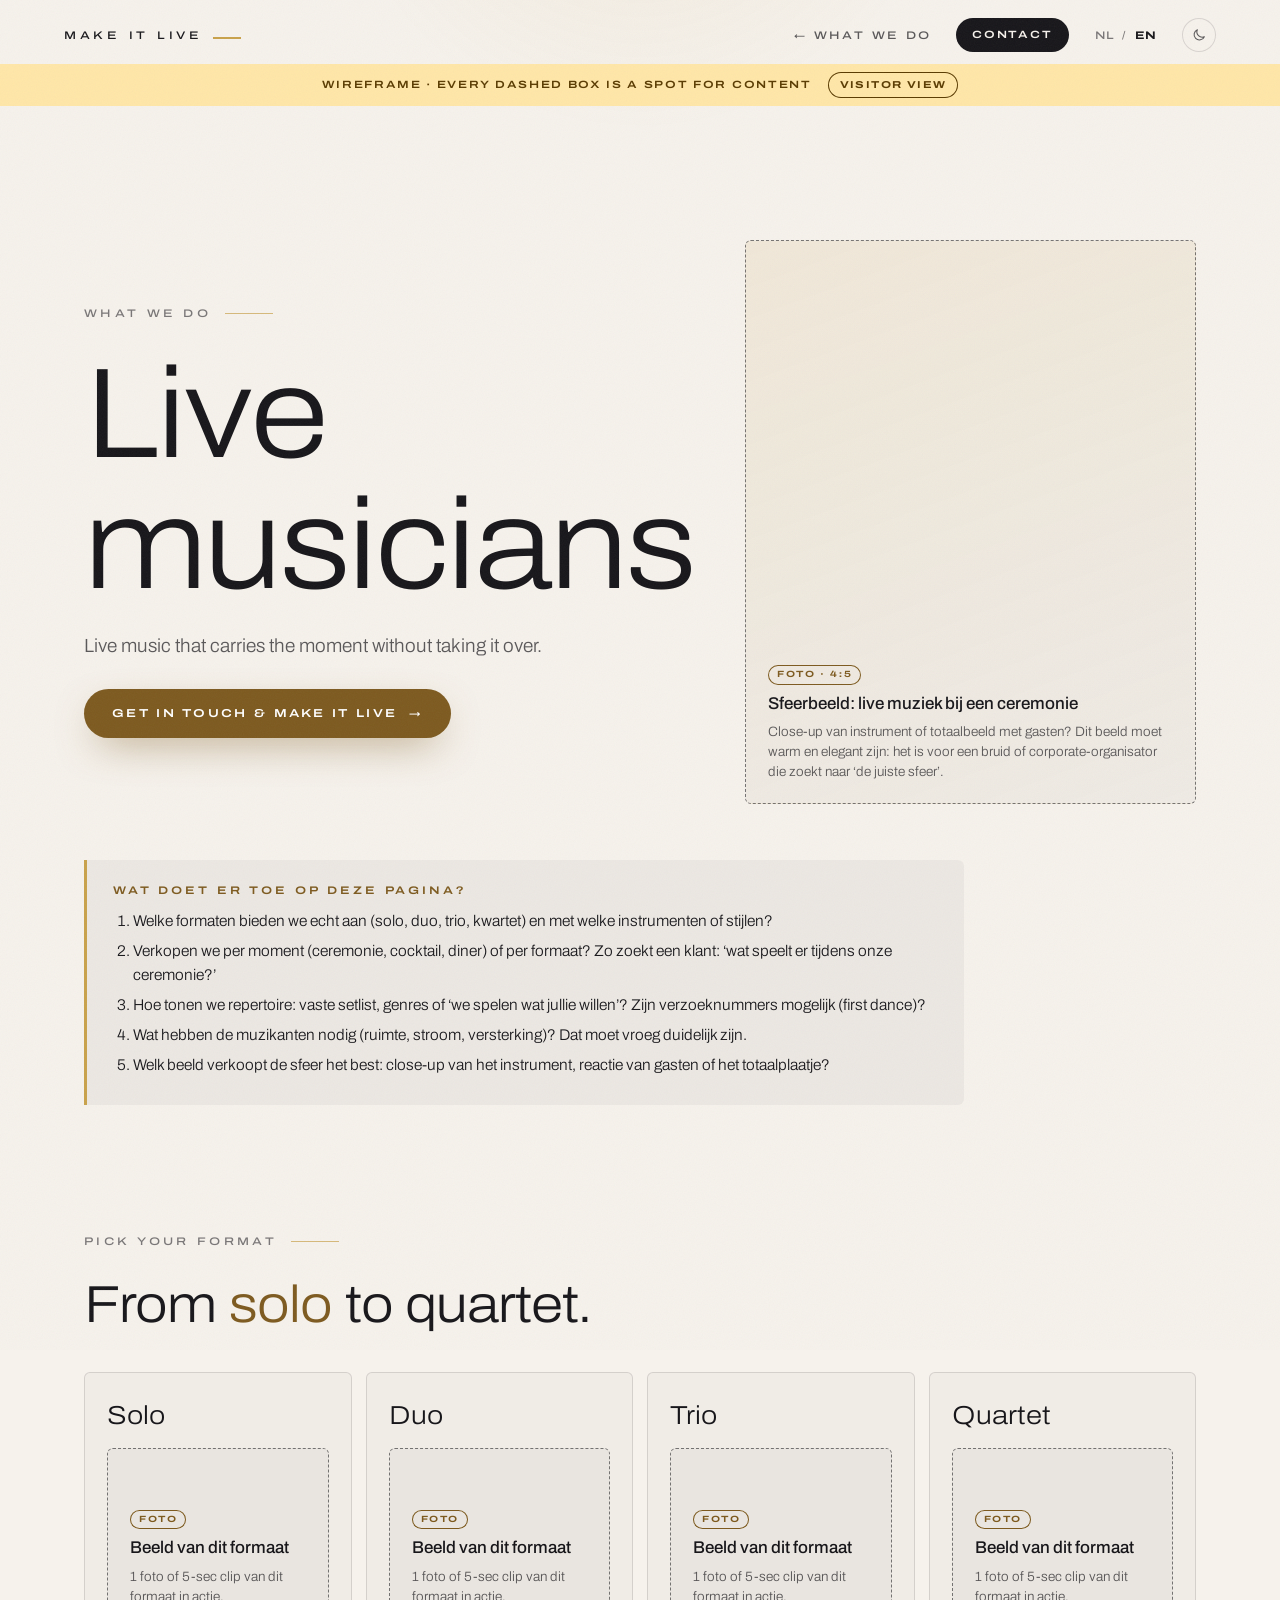
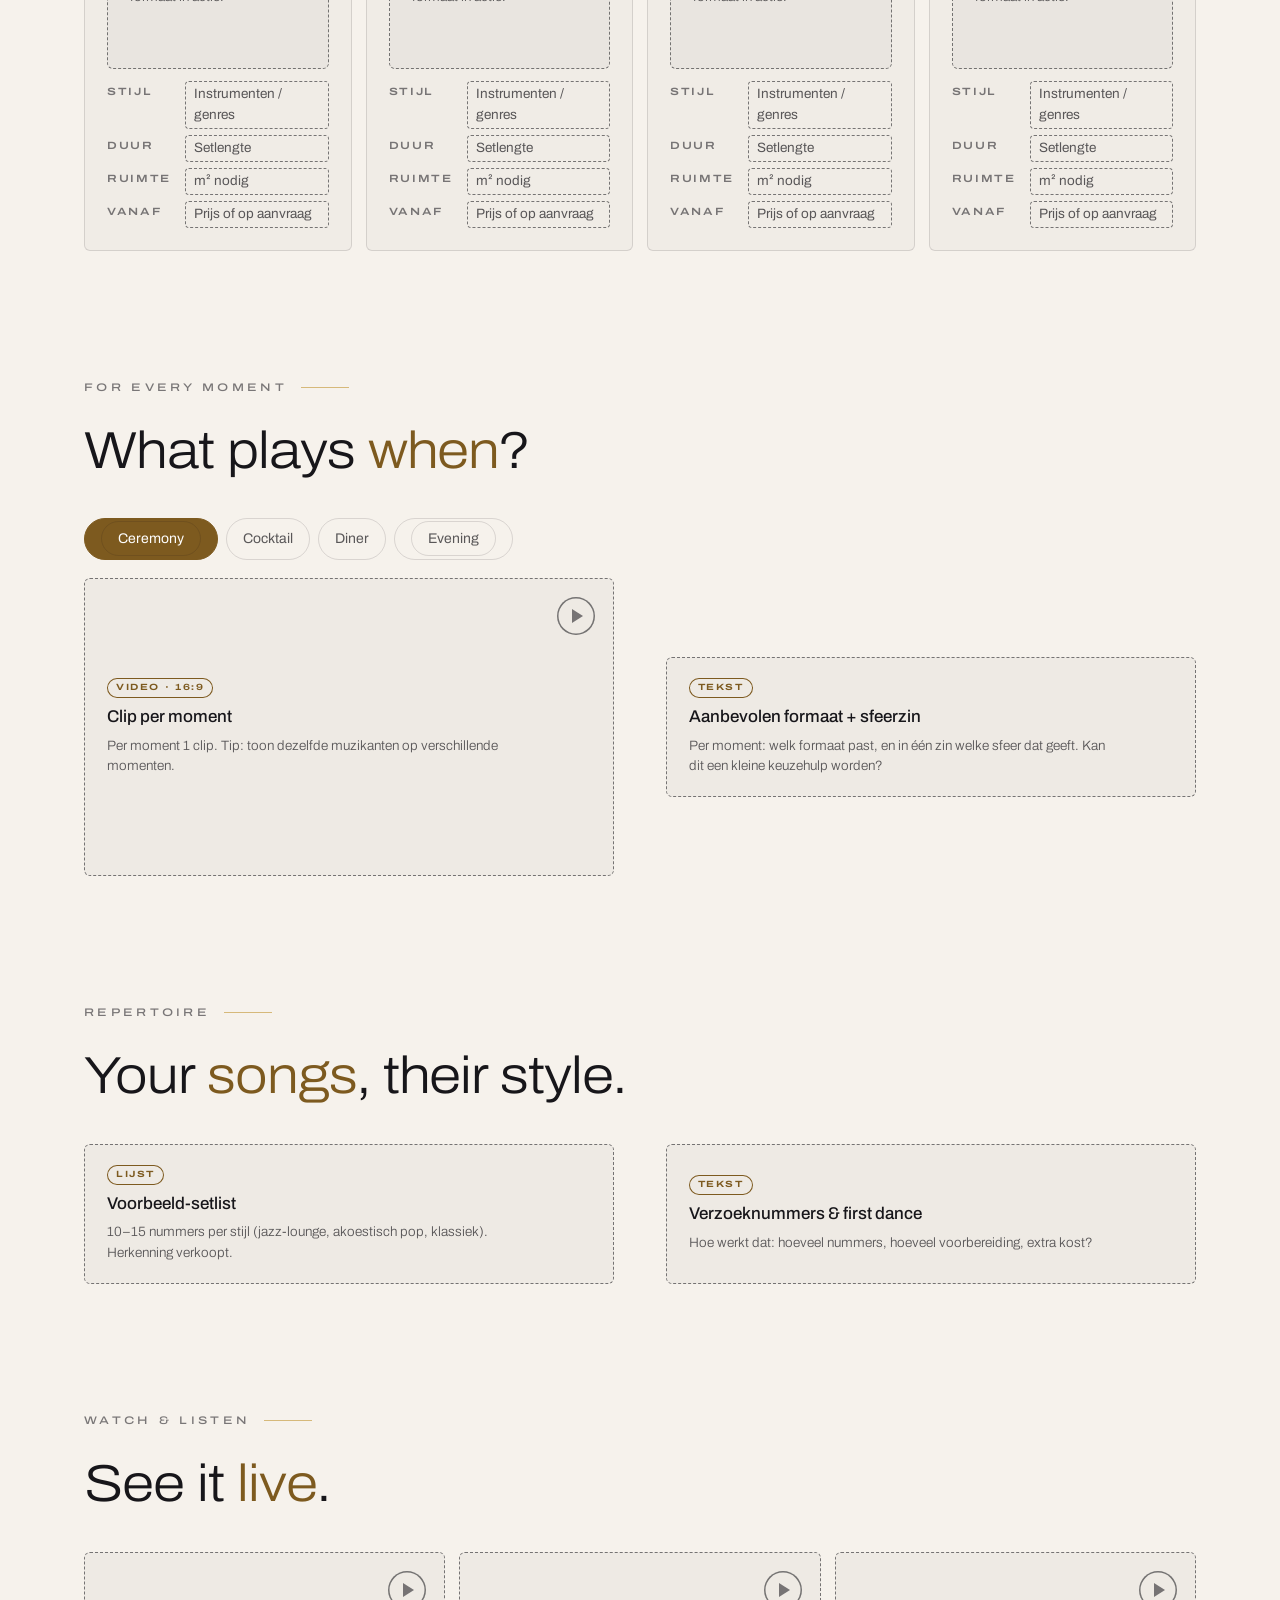
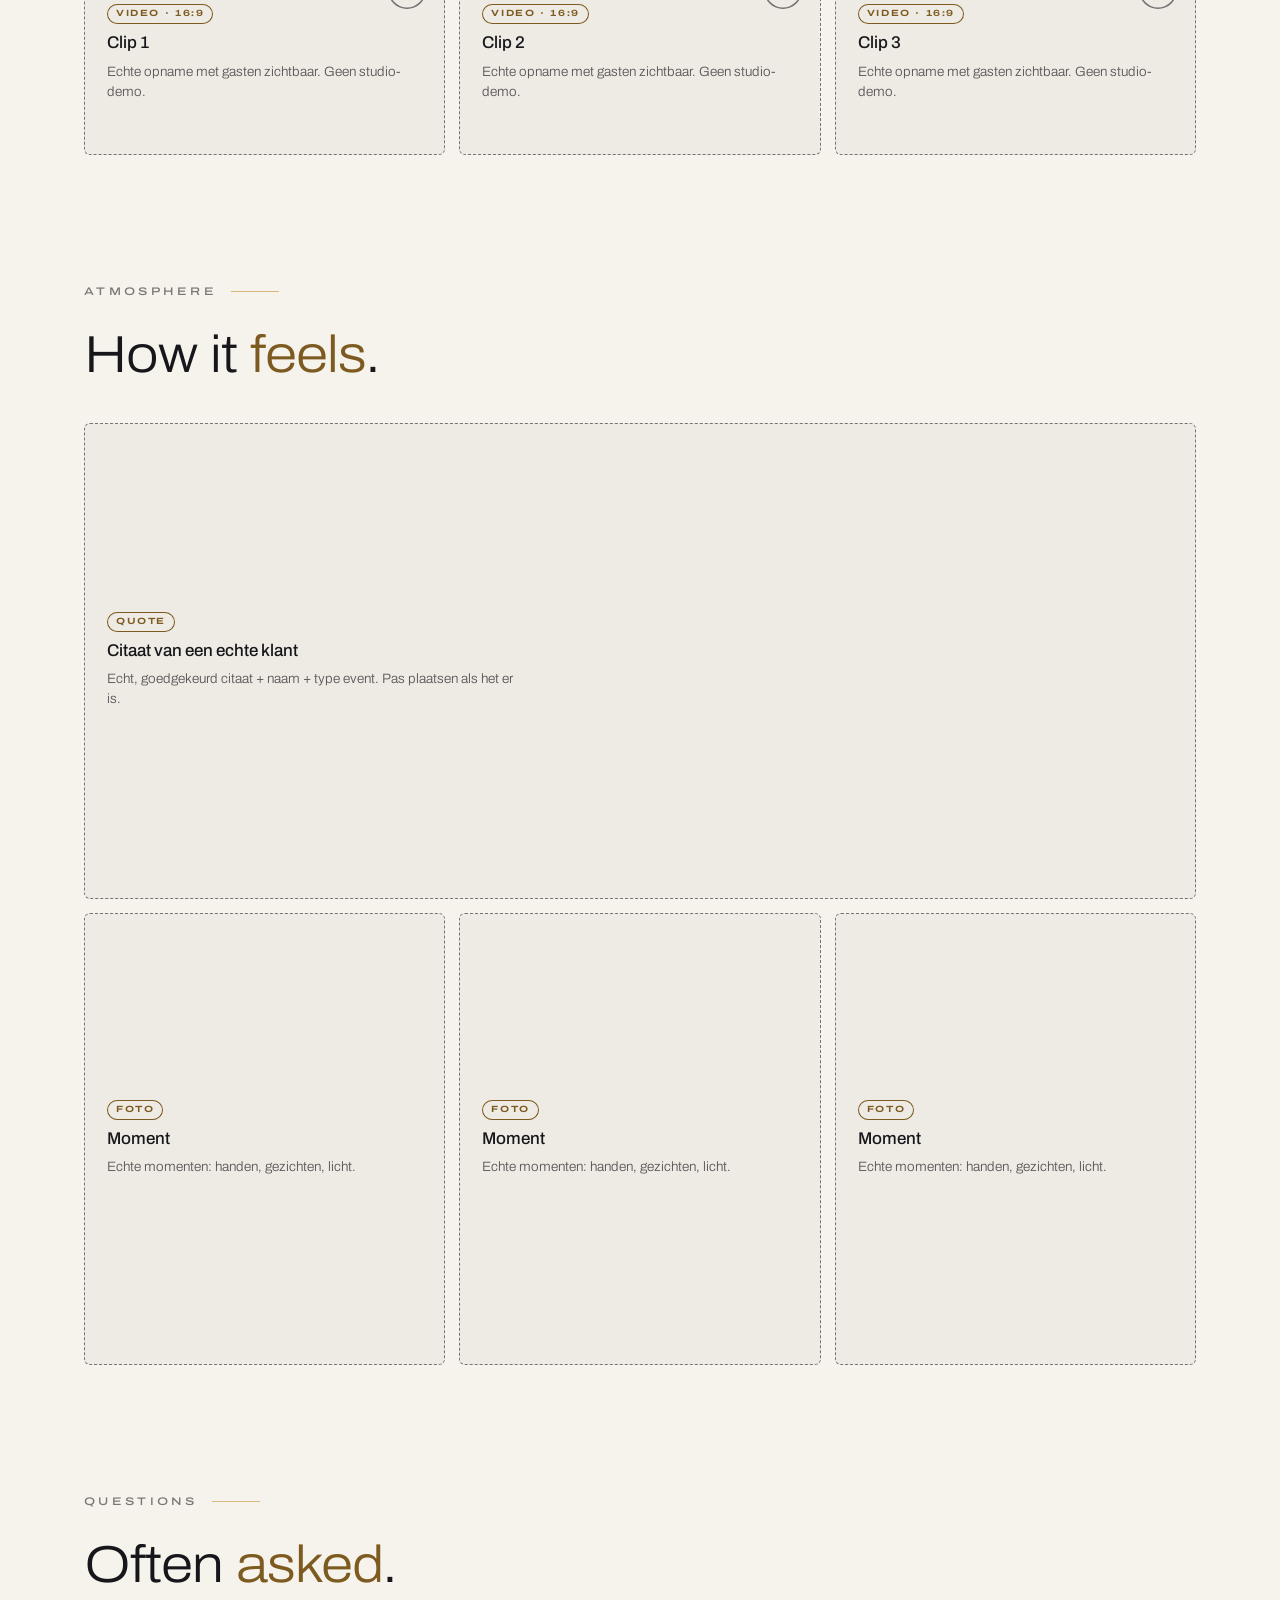
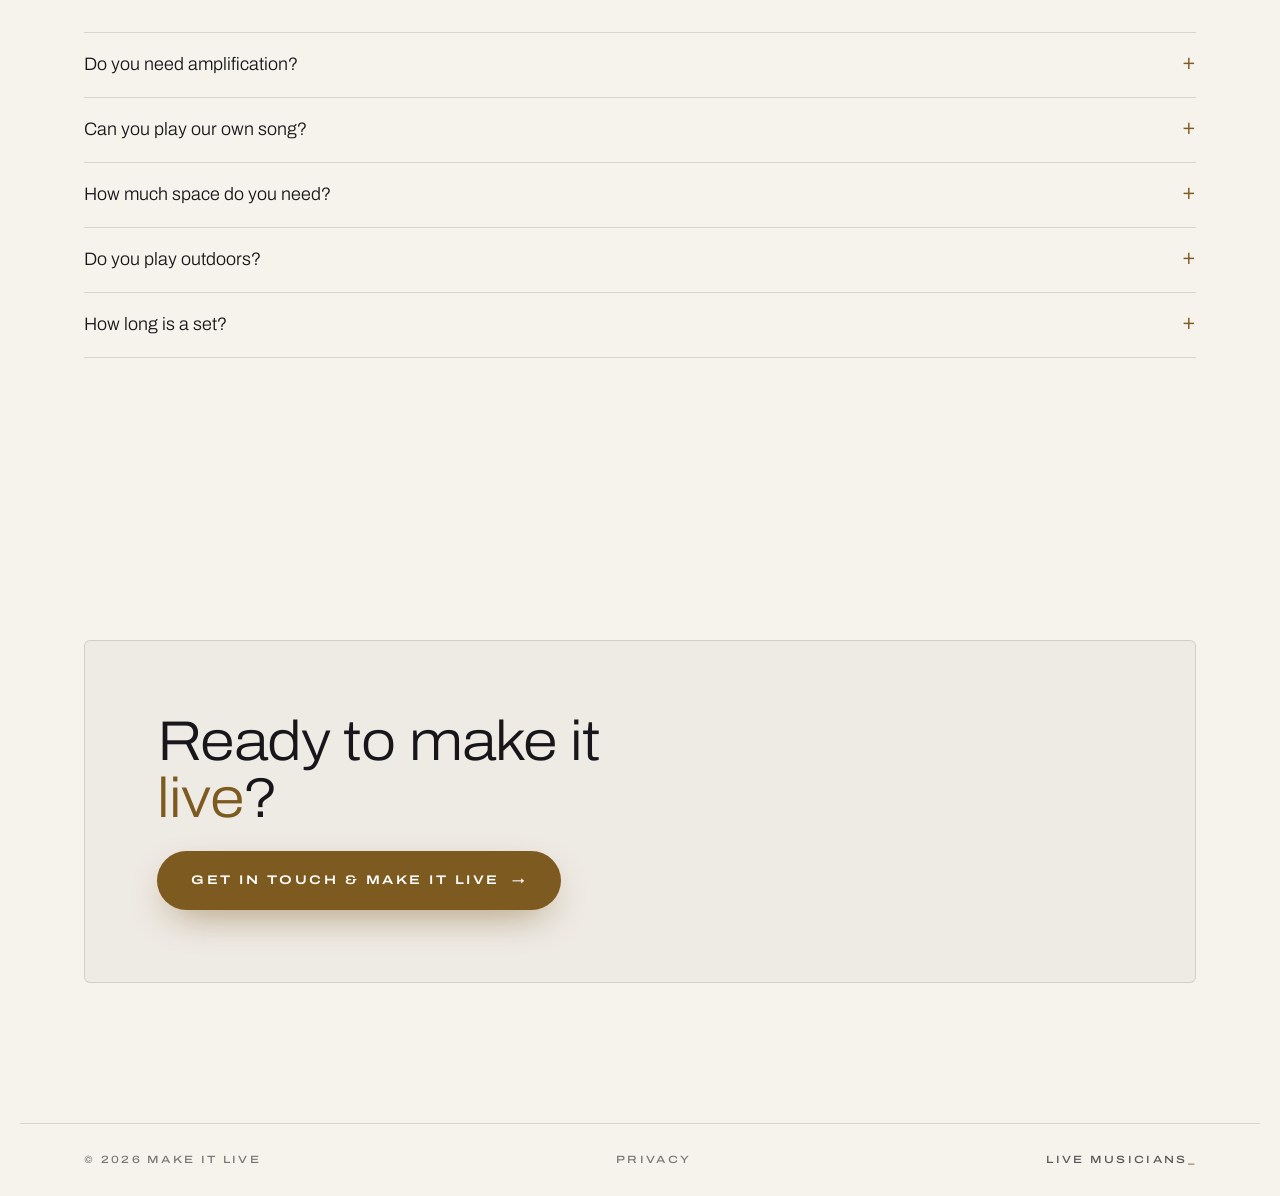
<file: live-musicians.html>
<!doctype html>
<html lang="nl">
<head>
  <meta charset="utf-8">
  <meta name="viewport" content="width=device-width, initial-scale=1, viewport-fit=cover">
  <title>Live musicians — Make It Live</title>
  <meta name="description" content="Live musicians bij Make It Live. / Live musicians at Make It Live.">
  <meta name="robots" content="noindex, nofollow">
  <meta name="theme-color" content="#f6f2ec">
  <meta name="color-scheme" content="light dark">
  <link rel="icon" href="/favicon.svg" type="image/svg+xml">
  <link rel="preconnect" href="https://fonts.googleapis.com">
  <link rel="preconnect" href="https://fonts.gstatic.com" crossorigin>
  <link href="https://fonts.googleapis.com/css2?family=Archivo:wdth,wght@62..125,100..900&family=Instrument+Serif:ital@0;1&display=swap" rel="stylesheet">
  <link rel="stylesheet" href="/styles.css">
  <link rel="stylesheet" href="/pages.css">

  <script>
    window.MIL_TITLES = { nl: 'Live musicians — Make It Live', en: 'Live musicians — Make It Live' };
    (function () {
      var lang = 'nl', theme = 'light', root = document.documentElement;
      try {
        var saved = localStorage.getItem('mil-lang');
        if (saved === 'nl' || saved === 'en') lang = saved;
        else if (!/^nl\b/i.test(navigator.language || '')) lang = 'en';
        if (sessionStorage.getItem('mil-theme') === 'dark') theme = 'dark';
        localStorage.removeItem('mil-theme');
        if (localStorage.getItem('mil-notes') === 'off') root.classList.add('hide-notes');
      } catch (e) {}
      root.lang = lang;
      root.dataset.theme = theme;
      root.classList.add('js');
    })();
  </script>
</head>
<body class="no-hero-logo">
  <div class="grain" aria-hidden="true"></div>
  <div class="spot" aria-hidden="true"></div>

  <header class="nav scrolled">
    <a class="nav-mark" href="/" aria-label="Make It Live — home">
      <span class="nav-mark-text">MAKE IT LIVE</span><span class="nav-mark-bar"></span>
    </a>
    <nav class="nav-links" aria-label="Main">
      <a href="/#services"><span data-l="nl">← Wat we doen</span><span data-l="en">← What we do</span></a>
    </nav>
    <a class="nav-cta" href="/#contact">Contact</a>
    <div class="lang" role="group" aria-label="Language">
      <button type="button" data-set-lang="nl">NL</button>
      <span aria-hidden="true">/</span>
      <button type="button" data-set-lang="en">EN</button>
    </div>
    <button type="button" class="theme-toggle" data-theme-toggle aria-label="Toggle dark mode">
      <svg class="i-moon" viewBox="0 0 24 24" aria-hidden="true"><path d="M20 14.5A8 8 0 0 1 9.5 4a8 8 0 1 0 10.5 10.5z"/></svg>
      <svg class="i-sun" viewBox="0 0 24 24" aria-hidden="true"><circle cx="12" cy="12" r="4"/><path d="M12 2v2M12 20v2M4.9 4.9l1.4 1.4M17.7 17.7l1.4 1.4M2 12h2M20 12h2M4.9 19.1l1.4-1.4M17.7 6.3l1.4-1.4"/></svg>
    </button>
  </header>

  <div class="pg-bar">
    <span><span data-l="nl">Wireframe · elk gestippeld vak is een plek voor content</span><span data-l="en">Wireframe · every dashed box is a spot for content</span></span>
    <button type="button" data-notes-toggle><span class="bt-vis"><span data-l="nl">Bezoekersweergave</span><span data-l="en">Visitor view</span></span><span class="bt-team"><span data-l="nl">Teamnotities</span><span data-l="en">Team notes</span></span></button>
  </div>

  <main id="top">
<section class="section pg-hero"><div class="split" style="margin-top:0"><div><p class="eyebrow"><span data-l="nl">Wat we doen</span><span data-l="en">What we do</span></p>
      <h1 class="statement">Live musicians</h1>
      <p class="lede pg-tag"><span data-l="nl">Live muziek die het moment draagt, zonder het over te nemen.</span><span data-l="en">Live music that carries the moment without taking it over.</span></p>
      <div class="pg-cta"><a class="btn" href="/?service=Live%20musician#contact"><span data-l="nl">Neem contact op &amp; make it live</span><span data-l="en">Get in touch &amp; make it live</span> <span aria-hidden="true">→</span></a></div></div><div class="slot ar-4x5 is-fill"><span class="slot-k">Foto · 4:5</span><p class="slot-t">Sfeerbeeld: live muziek bij een ceremonie</p><p class="slot-p" lang="nl">Close-up van instrument of totaalbeeld met gasten? Dit beeld moet warm en elegant zijn: het is voor een bruid of corporate-organisator die zoekt naar ‘de juiste sfeer’.</p><span class="slot-ss">Setting the stage</span></div></div><aside class="notes" lang="nl"><h2>Wat doet er toe op deze pagina?</h2><ol><li>Welke formaten bieden we echt aan (solo, duo, trio, kwartet) en met welke instrumenten of stijlen?</li><li>Verkopen we per moment (ceremonie, cocktail, diner) of per formaat? Zo zoekt een klant: ‘wat speelt er tijdens onze ceremonie?’</li><li>Hoe tonen we repertoire: vaste setlist, genres of ‘we spelen wat jullie willen’? Zijn verzoeknummers mogelijk (first dance)?</li><li>Wat hebben de muzikanten nodig (ruimte, stroom, versterking)? Dat moet vroeg duidelijk zijn.</li><li>Welk beeld verkoopt de sfeer het best: close-up van het instrument, reactie van gasten of het totaalplaatje?</li></ol></aside></section>
    <section class="section pg-sec ">
      <p class="eyebrow"><span data-l="nl">Kies je formaat</span><span data-l="en">Pick your format</span></p>
      <h2 class="pg-h"><span data-l="nl">Van <em>solo</em> tot kwartet.</span><span data-l="en">From <em>solo</em> to quartet.</span></h2>
      <div class="grid g4"><article class="format"><h3><span data-l="nl">Solo</span><span data-l="en">Solo</span></h3><div class="slot ar-1x1"><span class="slot-k">Foto</span><p class="slot-t">Beeld van dit formaat</p><p class="slot-p" lang="nl">1 foto of 5-sec clip van dit formaat in actie.</p><span class="slot-ss">Setting the stage</span></div><dl class="spec"><dt>Stijl</dt><dd>Instrumenten / genres</dd><dt>Duur</dt><dd>Setlengte</dd><dt>Ruimte</dt><dd>m² nodig</dd><dt>Vanaf</dt><dd>Prijs of op aanvraag</dd></dl></article><article class="format"><h3><span data-l="nl">Duo</span><span data-l="en">Duo</span></h3><div class="slot ar-1x1"><span class="slot-k">Foto</span><p class="slot-t">Beeld van dit formaat</p><p class="slot-p" lang="nl">1 foto of 5-sec clip van dit formaat in actie.</p><span class="slot-ss">Setting the stage</span></div><dl class="spec"><dt>Stijl</dt><dd>Instrumenten / genres</dd><dt>Duur</dt><dd>Setlengte</dd><dt>Ruimte</dt><dd>m² nodig</dd><dt>Vanaf</dt><dd>Prijs of op aanvraag</dd></dl></article><article class="format"><h3><span data-l="nl">Trio</span><span data-l="en">Trio</span></h3><div class="slot ar-1x1"><span class="slot-k">Foto</span><p class="slot-t">Beeld van dit formaat</p><p class="slot-p" lang="nl">1 foto of 5-sec clip van dit formaat in actie.</p><span class="slot-ss">Setting the stage</span></div><dl class="spec"><dt>Stijl</dt><dd>Instrumenten / genres</dd><dt>Duur</dt><dd>Setlengte</dd><dt>Ruimte</dt><dd>m² nodig</dd><dt>Vanaf</dt><dd>Prijs of op aanvraag</dd></dl></article><article class="format"><h3><span data-l="nl">Kwartet</span><span data-l="en">Quartet</span></h3><div class="slot ar-1x1"><span class="slot-k">Foto</span><p class="slot-t">Beeld van dit formaat</p><p class="slot-p" lang="nl">1 foto of 5-sec clip van dit formaat in actie.</p><span class="slot-ss">Setting the stage</span></div><dl class="spec"><dt>Stijl</dt><dd>Instrumenten / genres</dd><dt>Duur</dt><dd>Setlengte</dd><dt>Ruimte</dt><dd>m² nodig</dd><dt>Vanaf</dt><dd>Prijs of op aanvraag</dd></dl></article></div>
    </section>

    <section class="section pg-sec ">
      <p class="eyebrow"><span data-l="nl">Voor elk moment</span><span data-l="en">For every moment</span></p>
      <h2 class="pg-h"><span data-l="nl">Wat speelt er <em>wanneer</em>?</span><span data-l="en">What plays <em>when</em>?</span></h2>
      <div class="pills-row"><span class="is-on"><span data-l="nl">Ceremonie</span><span data-l="en">Ceremony</span></span><span>Cocktail</span><span>Diner</span><span><span data-l="nl">Avond</span><span data-l="en">Evening</span></span></div><div class="split"><div class="slot ar-16x9"><span class="slot-play" aria-hidden="true"></span><span class="slot-k">Video · 16:9</span><p class="slot-t">Clip per moment</p><p class="slot-p" lang="nl">Per moment 1 clip. Tip: toon dezelfde muzikanten op verschillende momenten.</p><span class="slot-ss">Setting the stage</span></div><div class="slot"><span class="slot-k">Tekst</span><p class="slot-t">Aanbevolen formaat + sfeerzin</p><p class="slot-p" lang="nl">Per moment: welk formaat past, en in één zin welke sfeer dat geeft. Kan dit een kleine keuzehulp worden?</p><span class="slot-ss">Setting the stage</span></div></div>
    </section>

    <section class="section pg-sec ">
      <p class="eyebrow"><span data-l="nl">Repertoire</span><span data-l="en">Repertoire</span></p>
      <h2 class="pg-h"><span data-l="nl">Jouw <em>nummers</em>, hun stijl.</span><span data-l="en">Your <em>songs</em>, their style.</span></h2>
      <div class="split"><div class="slot"><span class="slot-k">Lijst</span><p class="slot-t">Voorbeeld-setlist</p><p class="slot-p" lang="nl">10–15 nummers per stijl (jazz-lounge, akoestisch pop, klassiek). Herkenning verkoopt.</p><span class="slot-ss">Setting the stage</span></div><div class="slot"><span class="slot-k">Tekst</span><p class="slot-t">Verzoeknummers & first dance</p><p class="slot-p" lang="nl">Hoe werkt dat: hoeveel nummers, hoeveel voorbereiding, extra kost?</p><span class="slot-ss">Setting the stage</span></div></div>
    </section>

    <section class="section pg-sec ">
      <p class="eyebrow"><span data-l="nl">Kijk &amp; luister</span><span data-l="en">Watch &amp; listen</span></p>
      <h2 class="pg-h"><span data-l="nl">Zie het <em>live</em>.</span><span data-l="en">See it <em>live</em>.</span></h2>
      <div class="grid g3"><div class="slot ar-16x9"><span class="slot-play" aria-hidden="true"></span><span class="slot-k">Video · 16:9</span><p class="slot-t">Clip 1</p><p class="slot-p" lang="nl">Echte opname met gasten zichtbaar. Geen studio-demo.</p><span class="slot-ss">Setting the stage</span></div><div class="slot ar-16x9"><span class="slot-play" aria-hidden="true"></span><span class="slot-k">Video · 16:9</span><p class="slot-t">Clip 2</p><p class="slot-p" lang="nl">Echte opname met gasten zichtbaar. Geen studio-demo.</p><span class="slot-ss">Setting the stage</span></div><div class="slot ar-16x9"><span class="slot-play" aria-hidden="true"></span><span class="slot-k">Video · 16:9</span><p class="slot-t">Clip 3</p><p class="slot-p" lang="nl">Echte opname met gasten zichtbaar. Geen studio-demo.</p><span class="slot-ss">Setting the stage</span></div></div>
    </section>

    <section class="section pg-sec ">
      <p class="eyebrow"><span data-l="nl">Sfeer</span><span data-l="en">Atmosphere</span></p>
      <h2 class="pg-h"><span data-l="nl">Hoe het <em>voelt</em>.</span><span data-l="en">How it <em>feels</em>.</span></h2>
      <div class="slot ar-21x9"><span class="slot-k">Quote</span><p class="slot-t">Citaat van een echte klant</p><p class="slot-p" lang="nl">Echt, goedgekeurd citaat + naam + type event. Pas plaatsen als het er is.</p><span class="slot-ss">Setting the stage</span></div><div class="grid g3" style="margin-top:14px"><div class="slot ar-4x5"><span class="slot-k">Foto</span><p class="slot-t">Moment</p><p class="slot-p" lang="nl">Echte momenten: handen, gezichten, licht.</p><span class="slot-ss">Setting the stage</span></div><div class="slot ar-4x5"><span class="slot-k">Foto</span><p class="slot-t">Moment</p><p class="slot-p" lang="nl">Echte momenten: handen, gezichten, licht.</p><span class="slot-ss">Setting the stage</span></div><div class="slot ar-4x5"><span class="slot-k">Foto</span><p class="slot-t">Moment</p><p class="slot-p" lang="nl">Echte momenten: handen, gezichten, licht.</p><span class="slot-ss">Setting the stage</span></div></div>
    </section>

    <section class="section pg-sec ">
      <p class="eyebrow"><span data-l="nl">Vragen</span><span data-l="en">Questions</span></p>
      <h2 class="pg-h"><span data-l="nl">Vaak <em>gevraagd</em>.</span><span data-l="en">Often <em>asked</em>.</span></h2>
      <div class="faq"><details><summary><span data-l="nl">Hebben jullie versterking nodig?</span><span data-l="en">Do you need amplification?</span></summary><div class="slot"><span class="slot-k">Tekst</span><p class="slot-t">Antwoord in 2–3 zinnen</p><p class="slot-p" lang="nl">Wat brengen jullie mee, wat vragen jullie van de locatie?</p><span class="slot-ss">Setting the stage</span></div></details><details><summary><span data-l="nl">Kunnen jullie ons eigen nummer spelen?</span><span data-l="en">Can you play our own song?</span></summary><div class="slot"><span class="slot-k">Tekst</span><p class="slot-t">Antwoord in 2–3 zinnen</p><p class="slot-p" lang="nl">Termijn en voorwaarden.</p><span class="slot-ss">Setting the stage</span></div></details><details><summary><span data-l="nl">Hoeveel ruimte hebben jullie nodig?</span><span data-l="en">How much space do you need?</span></summary><div class="slot"><span class="slot-k">Tekst</span><p class="slot-t">Antwoord in 2–3 zinnen</p><p class="slot-p" lang="nl">Per formaat een m² indicatie.</p><span class="slot-ss">Setting the stage</span></div></details><details><summary><span data-l="nl">Spelen jullie ook buiten?</span><span data-l="en">Do you play outdoors?</span></summary><div class="slot"><span class="slot-k">Tekst</span><p class="slot-t">Antwoord in 2–3 zinnen</p><p class="slot-p" lang="nl">Weersomstandigheden en alternatief.</p><span class="slot-ss">Setting the stage</span></div></details><details><summary><span data-l="nl">Hoe lang duurt een set?</span><span data-l="en">How long is a set?</span></summary><div class="slot"><span class="slot-k">Tekst</span><p class="slot-t">Antwoord in 2–3 zinnen</p><p class="slot-p" lang="nl">Standaard setduur en pauzes.</p><span class="slot-ss">Setting the stage</span></div></details></div>
    </section>

    <section class="section pg-bottom">
      <div class="pg-end">
        <h2><span data-l="nl">Klaar om het <em>live</em> te maken?</span><span data-l="en">Ready to make it <em>live</em>?</span></h2>
        <a class="btn btn-lg" href="/?service=Live%20musician#contact"><span data-l="nl">Neem contact op &amp; make it live</span><span data-l="en">Get in touch &amp; make it live</span> <span aria-hidden="true">→</span></a>
      </div>
    </section>

  </main>

  <footer class="foot">
    <span>© <span data-year>2026</span> Make It Live</span>
    <a href="/privacy">Privacy</a>
    <span class="foot-stage">Live musicians<span class="blink">_</span></span>
  </footer>

  <script src="/main.js" defer></script>
</body>
</html>
</file>
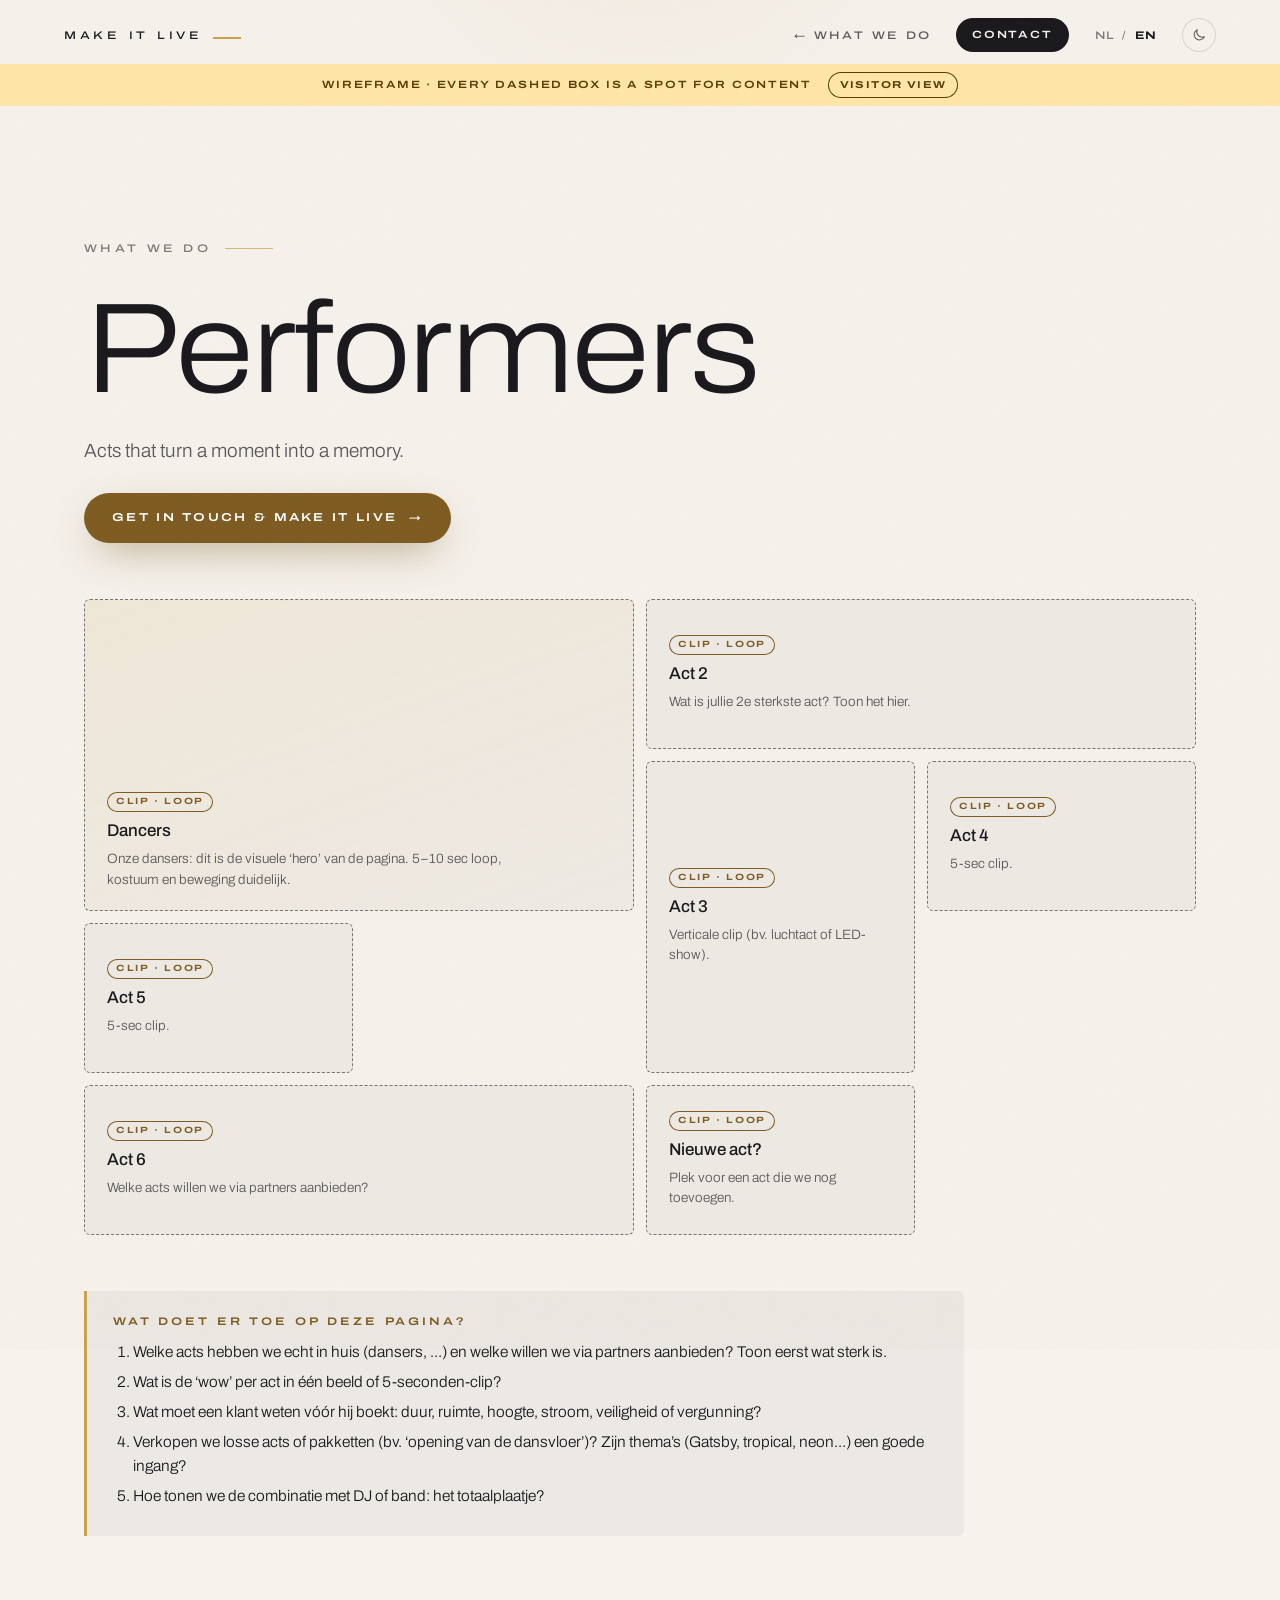
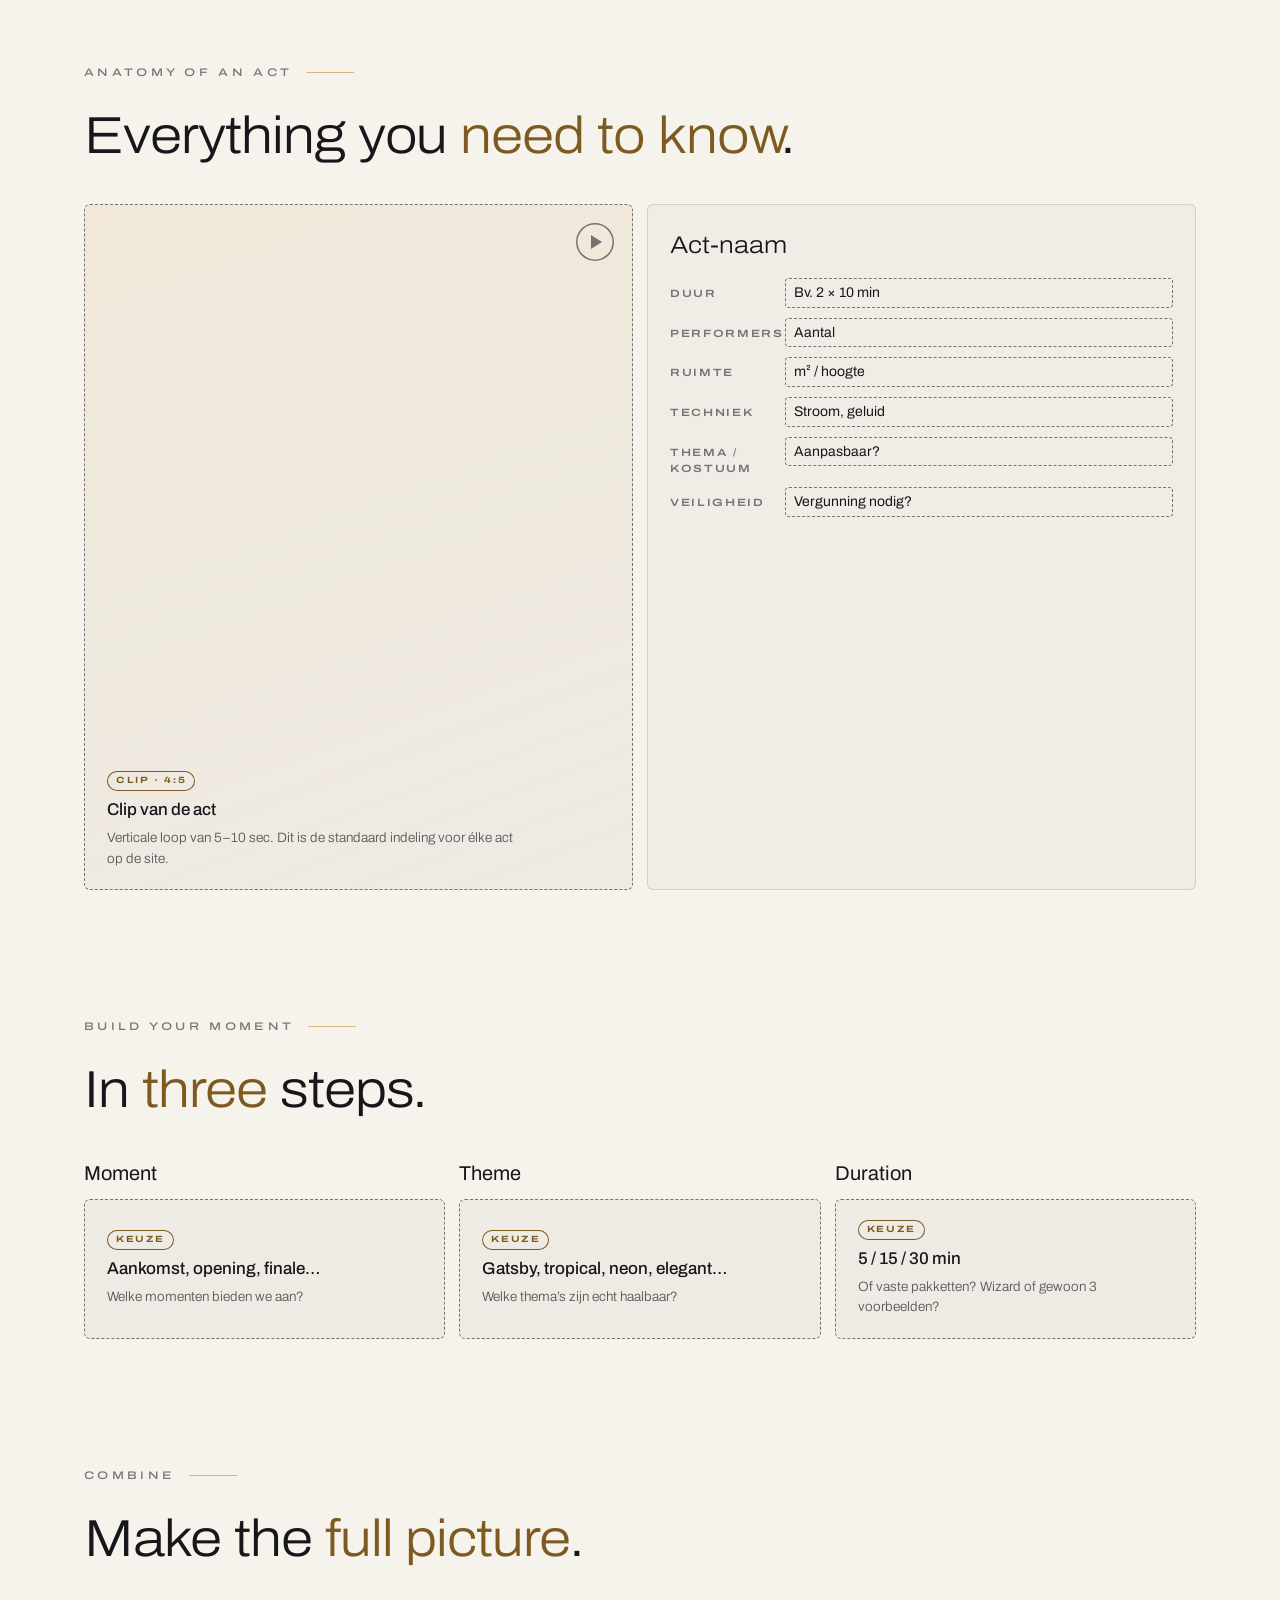
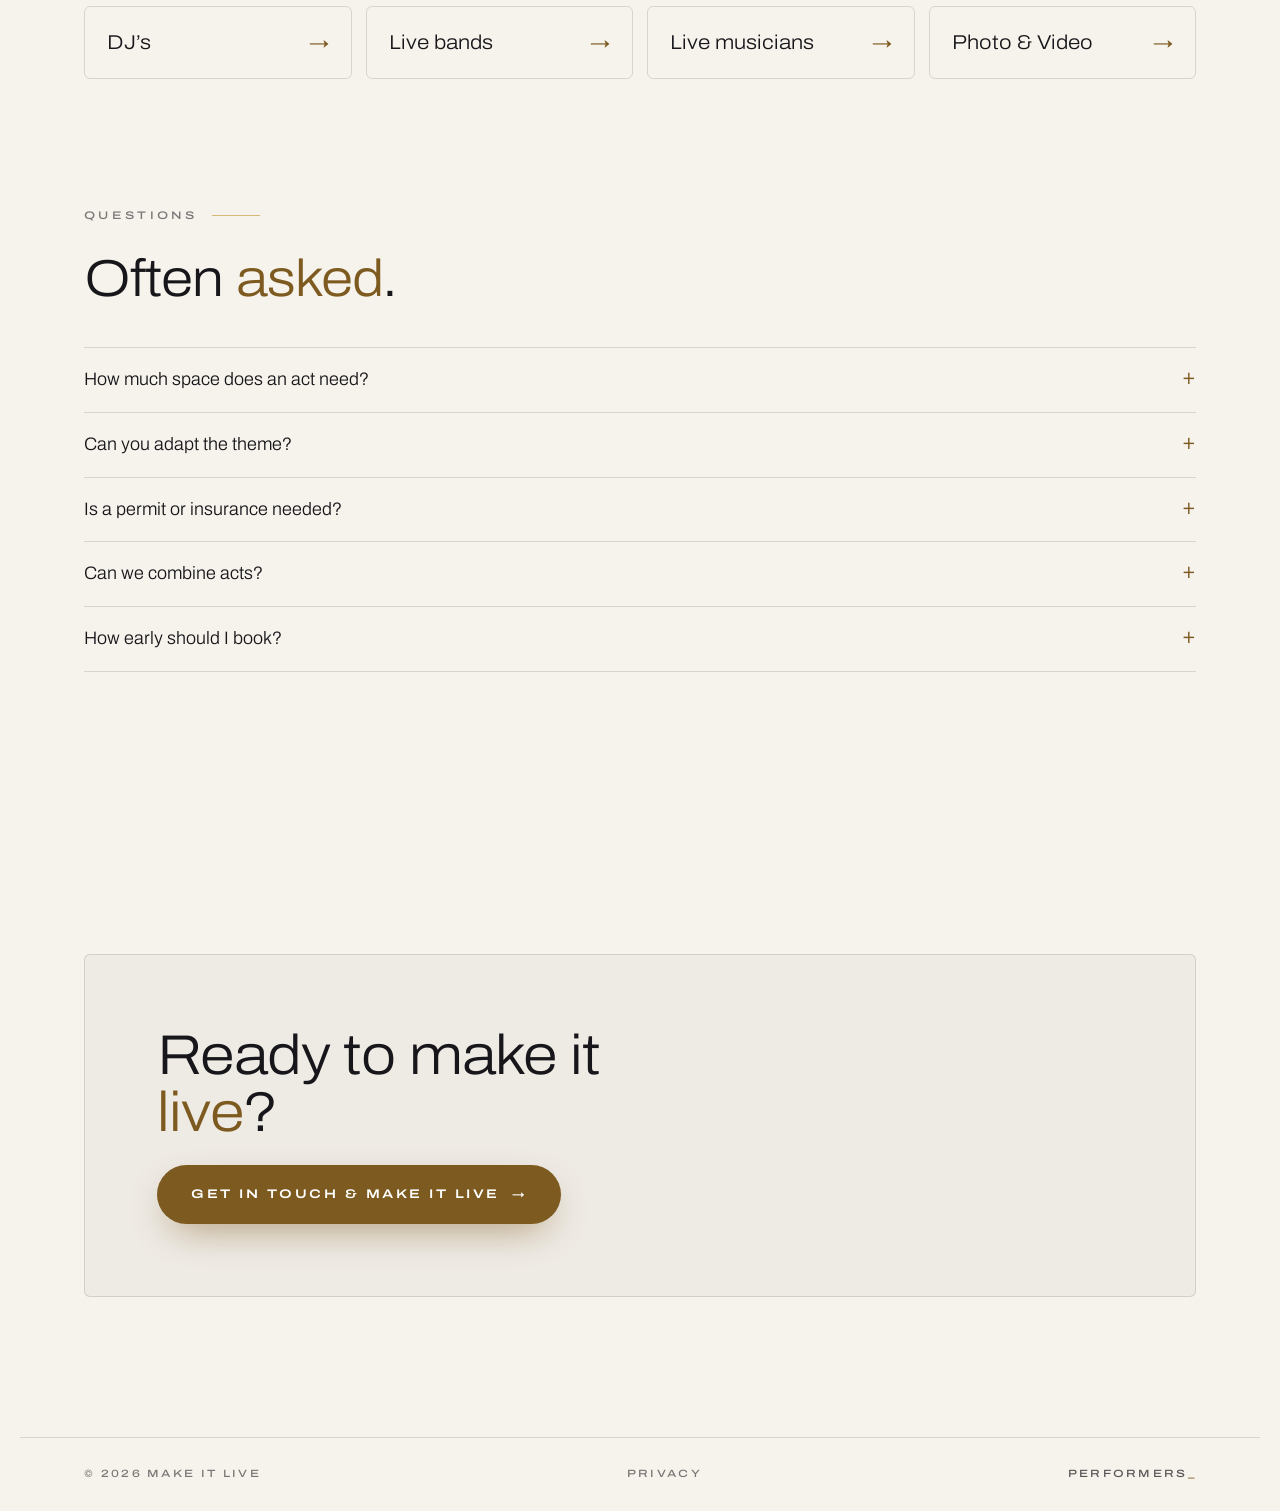
<file: performers.html>
<!doctype html>
<html lang="nl">
<head>
  <meta charset="utf-8">
  <meta name="viewport" content="width=device-width, initial-scale=1, viewport-fit=cover">
  <title>Performers — Make It Live</title>
  <meta name="description" content="Performers bij Make It Live. / Performers at Make It Live.">
  <meta name="robots" content="noindex, nofollow">
  <meta name="theme-color" content="#f6f2ec">
  <meta name="color-scheme" content="light dark">
  <link rel="icon" href="/favicon.svg" type="image/svg+xml">
  <link rel="preconnect" href="https://fonts.googleapis.com">
  <link rel="preconnect" href="https://fonts.gstatic.com" crossorigin>
  <link href="https://fonts.googleapis.com/css2?family=Archivo:wdth,wght@62..125,100..900&family=Instrument+Serif:ital@0;1&display=swap" rel="stylesheet">
  <link rel="stylesheet" href="/styles.css">
  <link rel="stylesheet" href="/pages.css">

  <script>
    window.MIL_TITLES = { nl: 'Performers — Make It Live', en: 'Performers — Make It Live' };
    (function () {
      var lang = 'nl', theme = 'light', root = document.documentElement;
      try {
        var saved = localStorage.getItem('mil-lang');
        if (saved === 'nl' || saved === 'en') lang = saved;
        else if (!/^nl\b/i.test(navigator.language || '')) lang = 'en';
        if (sessionStorage.getItem('mil-theme') === 'dark') theme = 'dark';
        localStorage.removeItem('mil-theme');
        if (localStorage.getItem('mil-notes') === 'off') root.classList.add('hide-notes');
      } catch (e) {}
      root.lang = lang;
      root.dataset.theme = theme;
      root.classList.add('js');
    })();
  </script>
</head>
<body class="no-hero-logo">
  <div class="grain" aria-hidden="true"></div>
  <div class="spot" aria-hidden="true"></div>

  <header class="nav scrolled">
    <a class="nav-mark" href="/" aria-label="Make It Live — home">
      <span class="nav-mark-text">MAKE IT LIVE</span><span class="nav-mark-bar"></span>
    </a>
    <nav class="nav-links" aria-label="Main">
      <a href="/#services"><span data-l="nl">← Wat we doen</span><span data-l="en">← What we do</span></a>
    </nav>
    <a class="nav-cta" href="/#contact">Contact</a>
    <div class="lang" role="group" aria-label="Language">
      <button type="button" data-set-lang="nl">NL</button>
      <span aria-hidden="true">/</span>
      <button type="button" data-set-lang="en">EN</button>
    </div>
    <button type="button" class="theme-toggle" data-theme-toggle aria-label="Toggle dark mode">
      <svg class="i-moon" viewBox="0 0 24 24" aria-hidden="true"><path d="M20 14.5A8 8 0 0 1 9.5 4a8 8 0 1 0 10.5 10.5z"/></svg>
      <svg class="i-sun" viewBox="0 0 24 24" aria-hidden="true"><circle cx="12" cy="12" r="4"/><path d="M12 2v2M12 20v2M4.9 4.9l1.4 1.4M17.7 17.7l1.4 1.4M2 12h2M20 12h2M4.9 19.1l1.4-1.4M17.7 6.3l1.4-1.4"/></svg>
    </button>
  </header>

  <div class="pg-bar">
    <span><span data-l="nl">Wireframe · elk gestippeld vak is een plek voor content</span><span data-l="en">Wireframe · every dashed box is a spot for content</span></span>
    <button type="button" data-notes-toggle><span class="bt-vis"><span data-l="nl">Bezoekersweergave</span><span data-l="en">Visitor view</span></span><span class="bt-team"><span data-l="nl">Teamnotities</span><span data-l="en">Team notes</span></span></button>
  </div>

  <main id="top">
<section class="section pg-hero"><p class="eyebrow"><span data-l="nl">Wat we doen</span><span data-l="en">What we do</span></p>
      <h1 class="statement">Performers</h1>
      <p class="lede pg-tag"><span data-l="nl">Acts die van een moment een herinnering maken.</span><span data-l="en">Acts that turn a moment into a memory.</span></p>
      <div class="pg-cta"><a class="btn" href="/?service=Performers#contact"><span data-l="nl">Neem contact op &amp; make it live</span><span data-l="en">Get in touch &amp; make it live</span> <span aria-hidden="true">→</span></a></div><div style="margin-top:clamp(32px,5vw,56px)"><div class="mosaic"><div class="slot m-big is-fill"><span class="slot-k">Clip · loop</span><p class="slot-t">Dancers</p><p class="slot-p" lang="nl">Onze dansers: dit is de visuele ‘hero’ van de pagina. 5–10 sec loop, kostuum en beweging duidelijk.</p><span class="slot-ss">Setting the stage</span></div><div class="slot m-wide"><span class="slot-k">Clip · loop</span><p class="slot-t">Act 2</p><p class="slot-p" lang="nl">Wat is jullie 2e sterkste act? Toon het hier.</p><span class="slot-ss">Setting the stage</span></div><div class="slot m-tall"><span class="slot-k">Clip · loop</span><p class="slot-t">Act 3</p><p class="slot-p" lang="nl">Verticale clip (bv. luchtact of LED-show).</p><span class="slot-ss">Setting the stage</span></div><div class="slot"><span class="slot-k">Clip · loop</span><p class="slot-t">Act 4</p><p class="slot-p" lang="nl">5-sec clip.</p><span class="slot-ss">Setting the stage</span></div><div class="slot"><span class="slot-k">Clip · loop</span><p class="slot-t">Act 5</p><p class="slot-p" lang="nl">5-sec clip.</p><span class="slot-ss">Setting the stage</span></div><div class="slot m-wide"><span class="slot-k">Clip · loop</span><p class="slot-t">Act 6</p><p class="slot-p" lang="nl">Welke acts willen we via partners aanbieden?</p><span class="slot-ss">Setting the stage</span></div><div class="slot"><span class="slot-k">Clip · loop</span><p class="slot-t">Nieuwe act?</p><p class="slot-p" lang="nl">Plek voor een act die we nog toevoegen.</p><span class="slot-ss">Setting the stage</span></div></div></div><aside class="notes" lang="nl"><h2>Wat doet er toe op deze pagina?</h2><ol><li>Welke acts hebben we echt in huis (dansers, …) en welke willen we via partners aanbieden? Toon eerst wat sterk is.</li><li>Wat is de ‘wow’ per act in één beeld of 5-seconden-clip?</li><li>Wat moet een klant weten vóór hij boekt: duur, ruimte, hoogte, stroom, veiligheid of vergunning?</li><li>Verkopen we losse acts of pakketten (bv. ‘opening van de dansvloer’)? Zijn thema’s (Gatsby, tropical, neon…) een goede ingang?</li><li>Hoe tonen we de combinatie met DJ of band: het totaalplaatje?</li></ol></aside></section>
    <section class="section pg-sec ">
      <p class="eyebrow"><span data-l="nl">Anatomie van een act</span><span data-l="en">Anatomy of an act</span></p>
      <h2 class="pg-h"><span data-l="nl">Alles wat je <em>moet weten</em>.</span><span data-l="en">Everything you <em>need to know</em>.</span></h2>
      <div class="act-card"><div class="slot ar-4x5 is-fill"><span class="slot-play" aria-hidden="true"></span><span class="slot-k">Clip · 4:5</span><p class="slot-t">Clip van de act</p><p class="slot-p" lang="nl">Verticale loop van 5–10 sec. Dit is de standaard indeling voor élke act op de site.</p><span class="slot-ss">Setting the stage</span></div><div class="act-spec"><h3>Act-naam</h3><div><b>Duur</b><span class="dashed">Bv. 2 × 10 min</span></div><div><b>Performers</b><span class="dashed">Aantal</span></div><div><b>Ruimte</b><span class="dashed">m² / hoogte</span></div><div><b>Techniek</b><span class="dashed">Stroom, geluid</span></div><div><b>Thema / kostuum</b><span class="dashed">Aanpasbaar?</span></div><div><b>Veiligheid</b><span class="dashed">Vergunning nodig?</span></div></div></div>
    </section>

    <section class="section pg-sec ">
      <p class="eyebrow"><span data-l="nl">Bouw je moment</span><span data-l="en">Build your moment</span></p>
      <h2 class="pg-h"><span data-l="nl">In <em>drie</em> stappen.</span><span data-l="en">In <em>three</em> steps.</span></h2>
      <div class="steps3"><div class="step"><h3><span data-l="nl">Moment</span><span data-l="en">Moment</span></h3><div class="slot"><span class="slot-k">Keuze</span><p class="slot-t">Aankomst, opening, finale…</p><p class="slot-p" lang="nl">Welke momenten bieden we aan?</p><span class="slot-ss">Setting the stage</span></div></div><div class="step"><h3><span data-l="nl">Thema</span><span data-l="en">Theme</span></h3><div class="slot"><span class="slot-k">Keuze</span><p class="slot-t">Gatsby, tropical, neon, elegant…</p><p class="slot-p" lang="nl">Welke thema’s zijn echt haalbaar?</p><span class="slot-ss">Setting the stage</span></div></div><div class="step"><h3><span data-l="nl">Duur</span><span data-l="en">Duration</span></h3><div class="slot"><span class="slot-k">Keuze</span><p class="slot-t">5 / 15 / 30 min</p><p class="slot-p" lang="nl">Of vaste pakketten? Wizard of gewoon 3 voorbeelden?</p><span class="slot-ss">Setting the stage</span></div></div></div>
    </section>

    <section class="section pg-sec ">
      <p class="eyebrow"><span data-l="nl">Combineer</span><span data-l="en">Combine</span></p>
      <h2 class="pg-h"><span data-l="nl">Maak het <em>totaalplaatje</em>.</span><span data-l="en">Make the <em>full picture</em>.</span></h2>
      <div class="cross"><a href="/dj">DJ’s <span>→</span></a><a href="/live-bands">Live bands <span>→</span></a><a href="/live-musicians">Live musicians <span>→</span></a><a href="/photo-video">Photo &amp; Video <span>→</span></a></div>
    </section>

    <section class="section pg-sec ">
      <p class="eyebrow"><span data-l="nl">Vragen</span><span data-l="en">Questions</span></p>
      <h2 class="pg-h"><span data-l="nl">Vaak <em>gevraagd</em>.</span><span data-l="en">Often <em>asked</em>.</span></h2>
      <div class="faq"><details><summary><span data-l="nl">Hoeveel ruimte heeft een act nodig?</span><span data-l="en">How much space does an act need?</span></summary><div class="slot"><span class="slot-k">Tekst</span><p class="slot-t">Antwoord in 2–3 zinnen</p><p class="slot-p" lang="nl">Per act of een algemene richtlijn.</p><span class="slot-ss">Setting the stage</span></div></details><details><summary><span data-l="nl">Kunnen jullie het thema aanpassen?</span><span data-l="en">Can you adapt the theme?</span></summary><div class="slot"><span class="slot-k">Tekst</span><p class="slot-t">Antwoord in 2–3 zinnen</p><p class="slot-p" lang="nl">Kostuums, muziek, kleuren.</p><span class="slot-ss">Setting the stage</span></div></details><details><summary><span data-l="nl">Is er een vergunning of verzekering nodig?</span><span data-l="en">Is a permit or insurance needed?</span></summary><div class="slot"><span class="slot-k">Tekst</span><p class="slot-t">Antwoord in 2–3 zinnen</p><p class="slot-p" lang="nl">Vooral bij vuur, hoogte of pyro.</p><span class="slot-ss">Setting the stage</span></div></details><details><summary><span data-l="nl">Kunnen we meerdere acts combineren?</span><span data-l="en">Can we combine acts?</span></summary><div class="slot"><span class="slot-k">Tekst</span><p class="slot-t">Antwoord in 2–3 zinnen</p><p class="slot-p" lang="nl">Pakketten of maatwerk.</p><span class="slot-ss">Setting the stage</span></div></details><details><summary><span data-l="nl">Hoe vroeg moet ik boeken?</span><span data-l="en">How early should I book?</span></summary><div class="slot"><span class="slot-k">Tekst</span><p class="slot-t">Antwoord in 2–3 zinnen</p><p class="slot-p" lang="nl">Termijn en voorbereiding.</p><span class="slot-ss">Setting the stage</span></div></details></div>
    </section>

    <section class="section pg-bottom">
      <div class="pg-end">
        <h2><span data-l="nl">Klaar om het <em>live</em> te maken?</span><span data-l="en">Ready to make it <em>live</em>?</span></h2>
        <a class="btn btn-lg" href="/?service=Performers#contact"><span data-l="nl">Neem contact op &amp; make it live</span><span data-l="en">Get in touch &amp; make it live</span> <span aria-hidden="true">→</span></a>
      </div>
    </section>

  </main>

  <footer class="foot">
    <span>© <span data-year>2026</span> Make It Live</span>
    <a href="/privacy">Privacy</a>
    <span class="foot-stage">Performers<span class="blink">_</span></span>
  </footer>

  <script src="/main.js" defer></script>
</body>
</html>
</file>
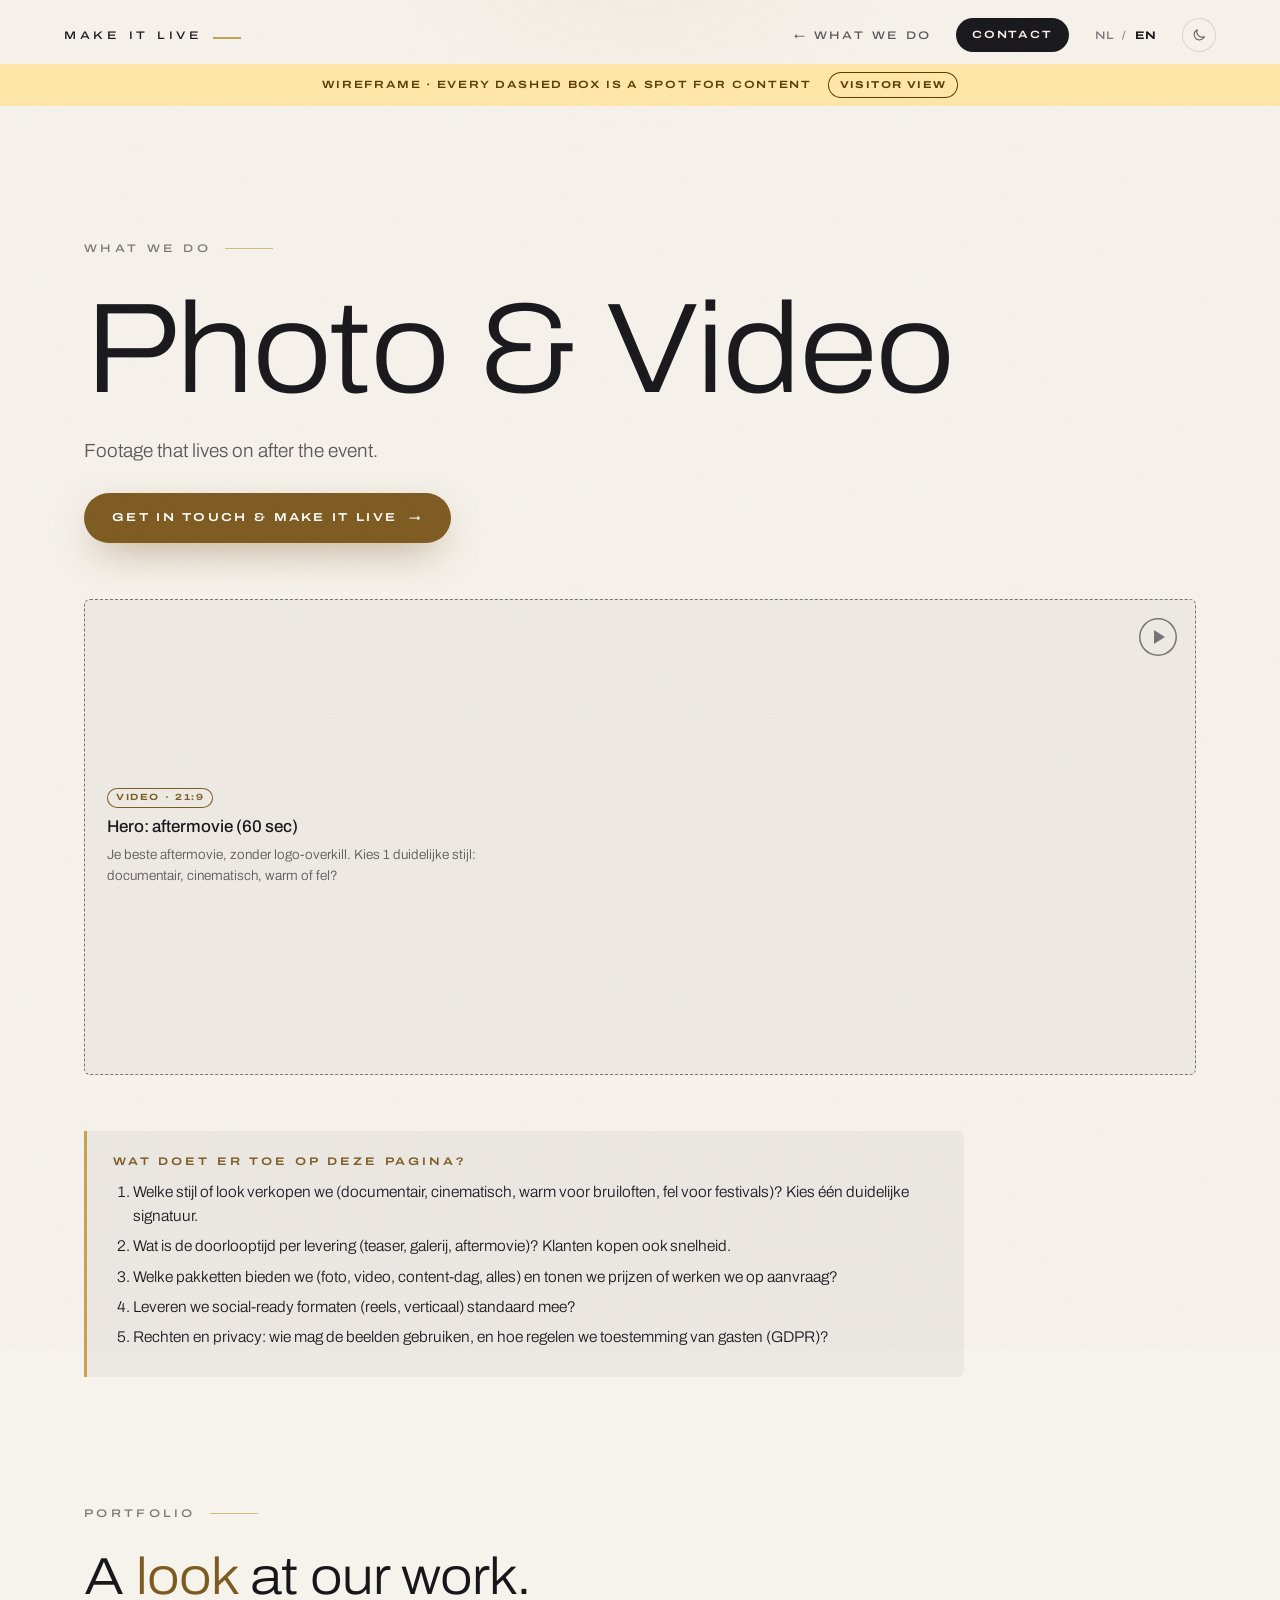
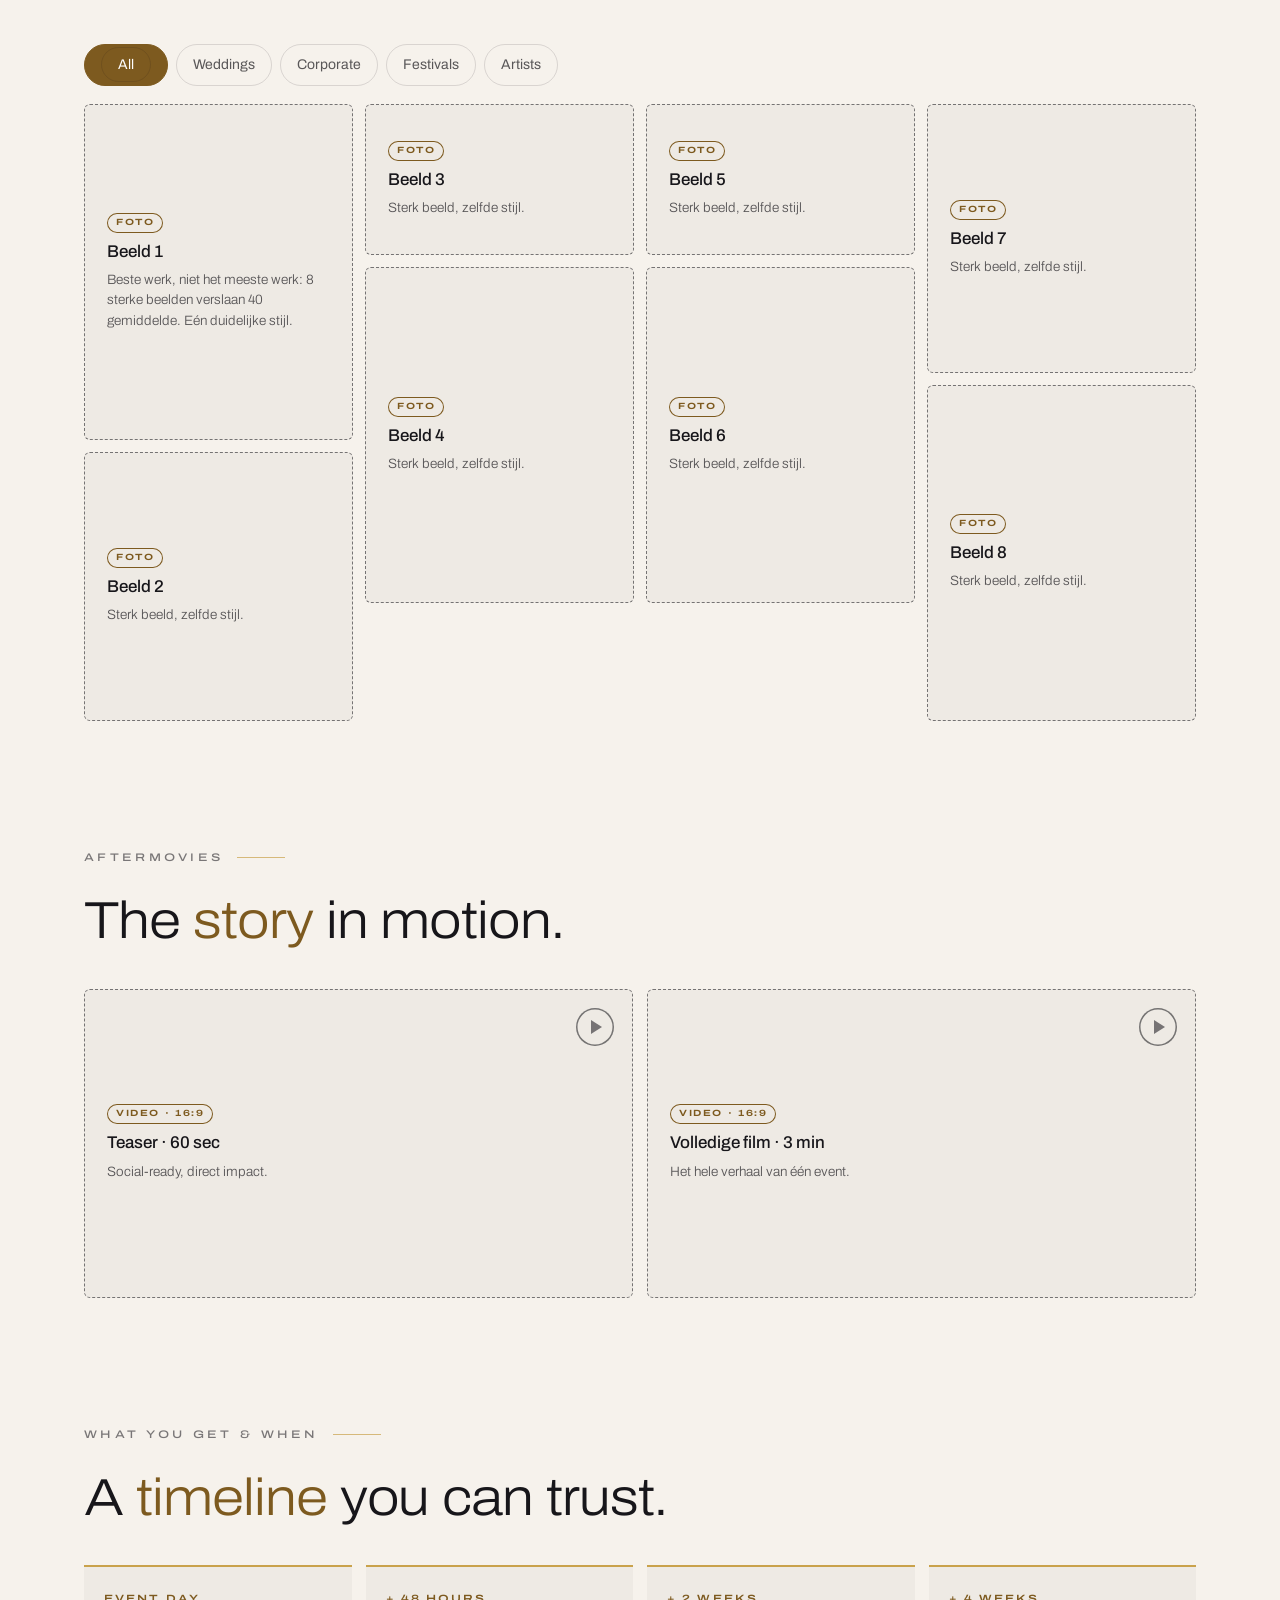
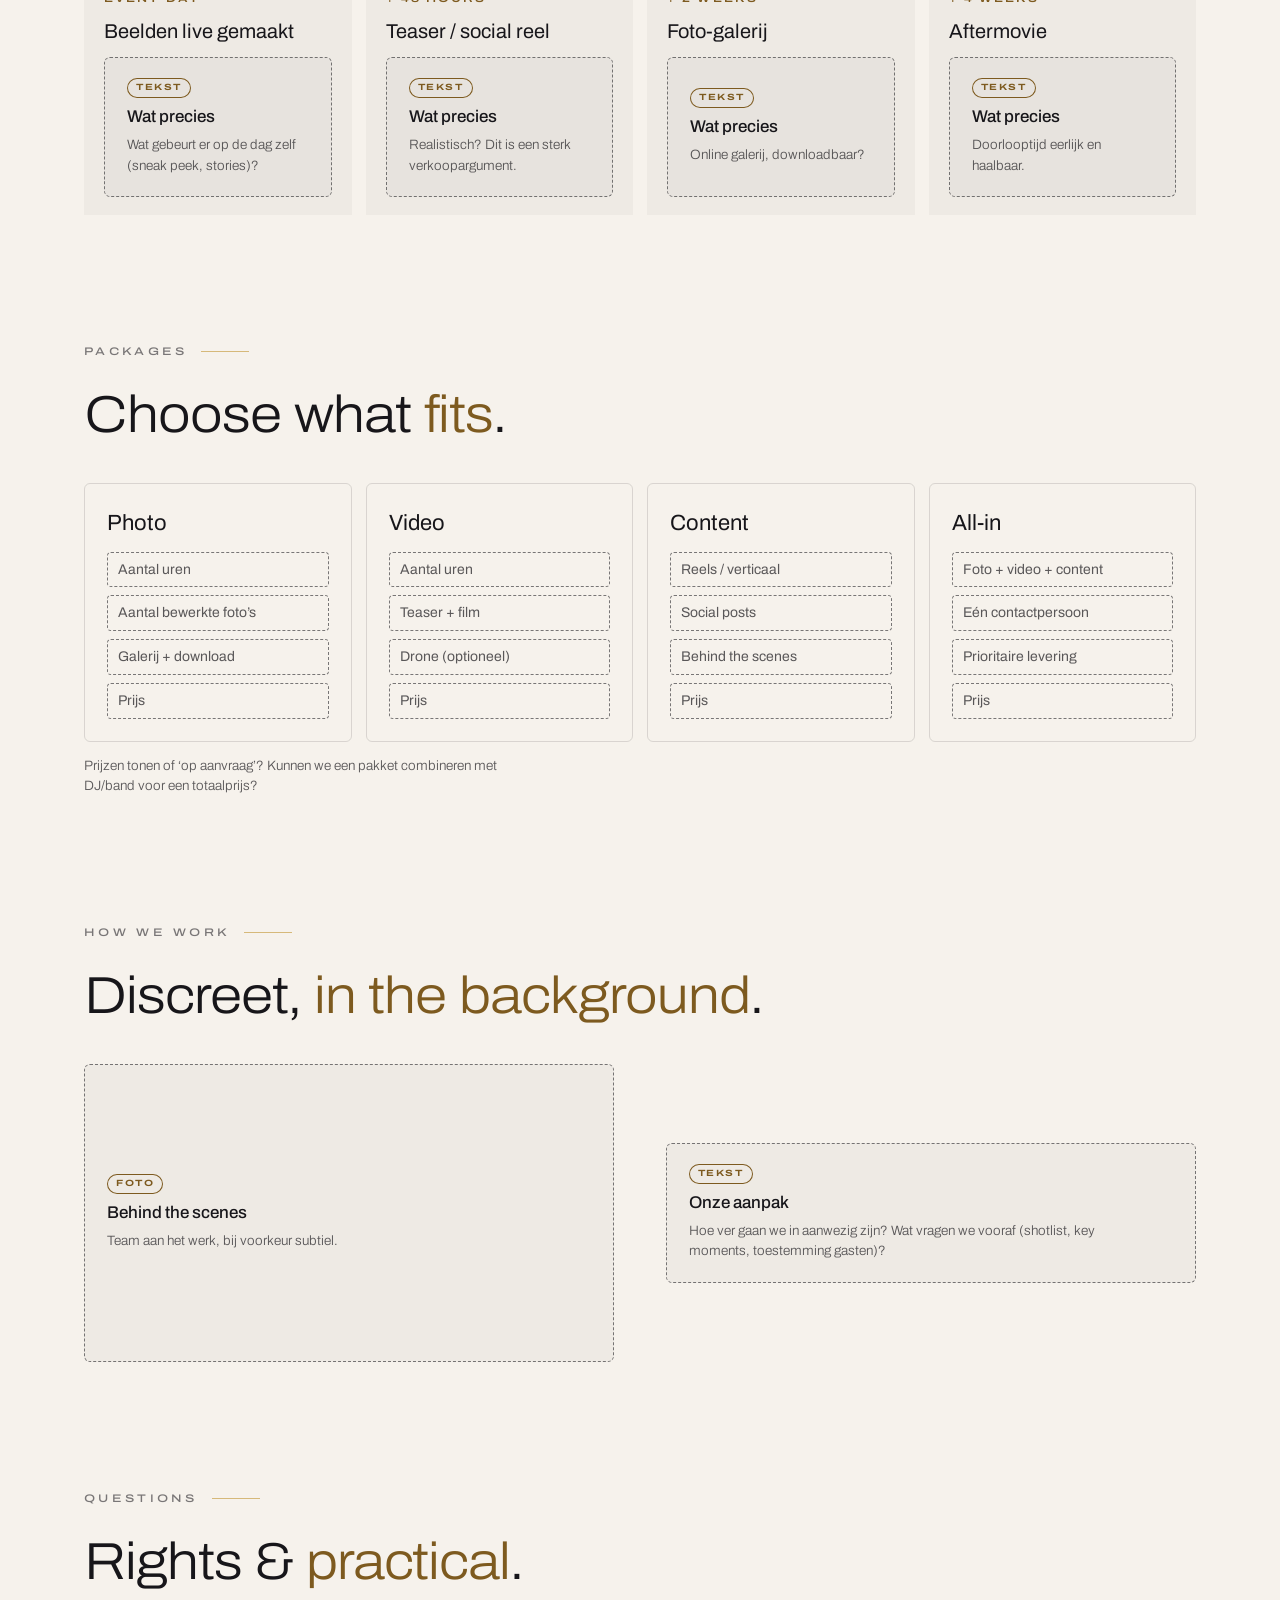
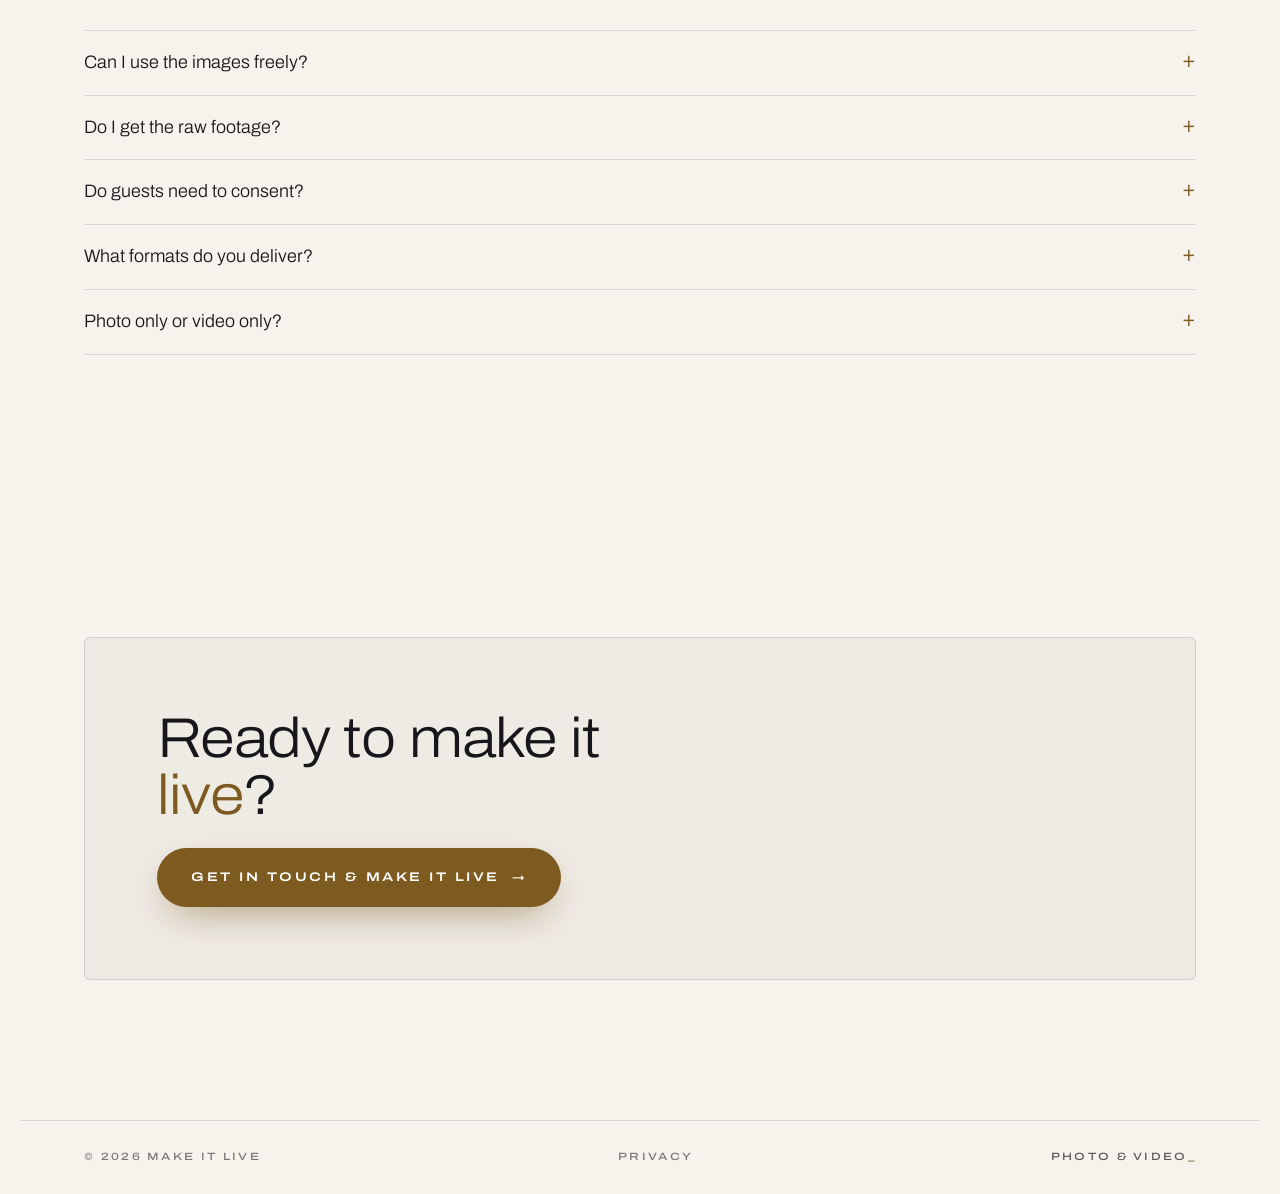
<file: photo-video.html>
<!doctype html>
<html lang="nl">
<head>
  <meta charset="utf-8">
  <meta name="viewport" content="width=device-width, initial-scale=1, viewport-fit=cover">
  <title>Photo &amp; Video — Make It Live</title>
  <meta name="description" content="Photo &amp; Video bij Make It Live. / Photo &amp; Video at Make It Live.">
  <meta name="robots" content="noindex, nofollow">
  <meta name="theme-color" content="#f6f2ec">
  <meta name="color-scheme" content="light dark">
  <link rel="icon" href="/favicon.svg" type="image/svg+xml">
  <link rel="preconnect" href="https://fonts.googleapis.com">
  <link rel="preconnect" href="https://fonts.gstatic.com" crossorigin>
  <link href="https://fonts.googleapis.com/css2?family=Archivo:wdth,wght@62..125,100..900&family=Instrument+Serif:ital@0;1&display=swap" rel="stylesheet">
  <link rel="stylesheet" href="/styles.css">
  <link rel="stylesheet" href="/pages.css">

  <script>
    window.MIL_TITLES = { nl: 'Photo & Video — Make It Live', en: 'Photo & Video — Make It Live' };
    (function () {
      var lang = 'nl', theme = 'light', root = document.documentElement;
      try {
        var saved = localStorage.getItem('mil-lang');
        if (saved === 'nl' || saved === 'en') lang = saved;
        else if (!/^nl\b/i.test(navigator.language || '')) lang = 'en';
        if (sessionStorage.getItem('mil-theme') === 'dark') theme = 'dark';
        localStorage.removeItem('mil-theme');
        if (localStorage.getItem('mil-notes') === 'off') root.classList.add('hide-notes');
      } catch (e) {}
      root.lang = lang;
      root.dataset.theme = theme;
      root.classList.add('js');
    })();
  </script>
</head>
<body class="no-hero-logo">
  <div class="grain" aria-hidden="true"></div>
  <div class="spot" aria-hidden="true"></div>

  <header class="nav scrolled">
    <a class="nav-mark" href="/" aria-label="Make It Live — home">
      <span class="nav-mark-text">MAKE IT LIVE</span><span class="nav-mark-bar"></span>
    </a>
    <nav class="nav-links" aria-label="Main">
      <a href="/#services"><span data-l="nl">← Wat we doen</span><span data-l="en">← What we do</span></a>
    </nav>
    <a class="nav-cta" href="/#contact">Contact</a>
    <div class="lang" role="group" aria-label="Language">
      <button type="button" data-set-lang="nl">NL</button>
      <span aria-hidden="true">/</span>
      <button type="button" data-set-lang="en">EN</button>
    </div>
    <button type="button" class="theme-toggle" data-theme-toggle aria-label="Toggle dark mode">
      <svg class="i-moon" viewBox="0 0 24 24" aria-hidden="true"><path d="M20 14.5A8 8 0 0 1 9.5 4a8 8 0 1 0 10.5 10.5z"/></svg>
      <svg class="i-sun" viewBox="0 0 24 24" aria-hidden="true"><circle cx="12" cy="12" r="4"/><path d="M12 2v2M12 20v2M4.9 4.9l1.4 1.4M17.7 17.7l1.4 1.4M2 12h2M20 12h2M4.9 19.1l1.4-1.4M17.7 6.3l1.4-1.4"/></svg>
    </button>
  </header>

  <div class="pg-bar">
    <span><span data-l="nl">Wireframe · elk gestippeld vak is een plek voor content</span><span data-l="en">Wireframe · every dashed box is a spot for content</span></span>
    <button type="button" data-notes-toggle><span class="bt-vis"><span data-l="nl">Bezoekersweergave</span><span data-l="en">Visitor view</span></span><span class="bt-team"><span data-l="nl">Teamnotities</span><span data-l="en">Team notes</span></span></button>
  </div>

  <main id="top">
<section class="section pg-hero"><p class="eyebrow"><span data-l="nl">Wat we doen</span><span data-l="en">What we do</span></p>
      <h1 class="statement">Photo &amp; Video</h1>
      <p class="lede pg-tag"><span data-l="nl">Beelden die blijven leven na het event.</span><span data-l="en">Footage that lives on after the event.</span></p>
      <div class="pg-cta"><a class="btn" href="/?service=Photo%20%26%20video#contact"><span data-l="nl">Neem contact op &amp; make it live</span><span data-l="en">Get in touch &amp; make it live</span> <span aria-hidden="true">→</span></a></div><div style="margin-top:clamp(32px,5vw,56px)"><div class="slot ar-21x9"><span class="slot-play" aria-hidden="true"></span><span class="slot-k">Video · 21:9</span><p class="slot-t">Hero: aftermovie (60 sec)</p><p class="slot-p" lang="nl">Je beste aftermovie, zonder logo-overkill. Kies 1 duidelijke stijl: documentair, cinematisch, warm of fel?</p><span class="slot-ss">Setting the stage</span></div></div><aside class="notes" lang="nl"><h2>Wat doet er toe op deze pagina?</h2><ol><li>Welke stijl of look verkopen we (documentair, cinematisch, warm voor bruiloften, fel voor festivals)? Kies één duidelijke signatuur.</li><li>Wat is de doorlooptijd per levering (teaser, galerij, aftermovie)? Klanten kopen ook snelheid.</li><li>Welke pakketten bieden we (foto, video, content-dag, alles) en tonen we prijzen of werken we op aanvraag?</li><li>Leveren we social-ready formaten (reels, verticaal) standaard mee?</li><li>Rechten en privacy: wie mag de beelden gebruiken, en hoe regelen we toestemming van gasten (GDPR)?</li></ol></aside></section>
    <section class="section pg-sec ">
      <p class="eyebrow"><span data-l="nl">Portfolio</span><span data-l="en">Portfolio</span></p>
      <h2 class="pg-h"><span data-l="nl">Een <em>blik</em> op ons werk.</span><span data-l="en">A <em>look</em> at our work.</span></h2>
      <div class="pills-row"><span class="is-on"><span data-l="nl">Alles</span><span data-l="en">All</span></span><span>Weddings</span><span>Corporate</span><span>Festivals</span><span>Artists</span></div><div class="masonry"><div class="slot ar-4x5"><span class="slot-k">Foto</span><p class="slot-t">Beeld 1</p><p class="slot-p" lang="nl">Beste werk, niet het meeste werk: 8 sterke beelden verslaan 40 gemiddelde. Eén duidelijke stijl.</p><span class="slot-ss">Setting the stage</span></div><div class="slot ar-1x1"><span class="slot-k">Foto</span><p class="slot-t">Beeld 2</p><p class="slot-p" lang="nl">Sterk beeld, zelfde stijl.</p><span class="slot-ss">Setting the stage</span></div><div class="slot ar-16x9"><span class="slot-k">Foto</span><p class="slot-t">Beeld 3</p><p class="slot-p" lang="nl">Sterk beeld, zelfde stijl.</p><span class="slot-ss">Setting the stage</span></div><div class="slot ar-4x5"><span class="slot-k">Foto</span><p class="slot-t">Beeld 4</p><p class="slot-p" lang="nl">Sterk beeld, zelfde stijl.</p><span class="slot-ss">Setting the stage</span></div><div class="slot ar-16x9"><span class="slot-k">Foto</span><p class="slot-t">Beeld 5</p><p class="slot-p" lang="nl">Sterk beeld, zelfde stijl.</p><span class="slot-ss">Setting the stage</span></div><div class="slot ar-4x5"><span class="slot-k">Foto</span><p class="slot-t">Beeld 6</p><p class="slot-p" lang="nl">Sterk beeld, zelfde stijl.</p><span class="slot-ss">Setting the stage</span></div><div class="slot ar-1x1"><span class="slot-k">Foto</span><p class="slot-t">Beeld 7</p><p class="slot-p" lang="nl">Sterk beeld, zelfde stijl.</p><span class="slot-ss">Setting the stage</span></div><div class="slot ar-4x5"><span class="slot-k">Foto</span><p class="slot-t">Beeld 8</p><p class="slot-p" lang="nl">Sterk beeld, zelfde stijl.</p><span class="slot-ss">Setting the stage</span></div></div>
    </section>

    <section class="section pg-sec ">
      <p class="eyebrow"><span data-l="nl">Aftermovies</span><span data-l="en">Aftermovies</span></p>
      <h2 class="pg-h"><span data-l="nl">Het <em>verhaal</em> in beweging.</span><span data-l="en">The <em>story</em> in motion.</span></h2>
      <div class="grid g2"><div class="slot ar-16x9"><span class="slot-play" aria-hidden="true"></span><span class="slot-k">Video · 16:9</span><p class="slot-t">Teaser · 60 sec</p><p class="slot-p" lang="nl">Social-ready, direct impact.</p><span class="slot-ss">Setting the stage</span></div><div class="slot ar-16x9"><span class="slot-play" aria-hidden="true"></span><span class="slot-k">Video · 16:9</span><p class="slot-t">Volledige film · 3 min</p><p class="slot-p" lang="nl">Het hele verhaal van één event.</p><span class="slot-ss">Setting the stage</span></div></div>
    </section>

    <section class="section pg-sec ">
      <p class="eyebrow"><span data-l="nl">Wat je krijgt &amp; wanneer</span><span data-l="en">What you get &amp; when</span></p>
      <h2 class="pg-h"><span data-l="nl">Een <em>planning</em> die je kan vertrouwen.</span><span data-l="en">A <em>timeline</em> you can trust.</span></h2>
      <div class="deliver"><div class="d"><span class="d-when"><span data-l="nl">Eventdag</span><span data-l="en">Event day</span></span><h3>Beelden live gemaakt</h3><div class="slot"><span class="slot-k">Tekst</span><p class="slot-t">Wat precies</p><p class="slot-p" lang="nl">Wat gebeurt er op de dag zelf (sneak peek, stories)?</p><span class="slot-ss">Setting the stage</span></div></div><div class="d"><span class="d-when"><span data-l="nl">+ 48 uur</span><span data-l="en">+ 48 hours</span></span><h3>Teaser / social reel</h3><div class="slot"><span class="slot-k">Tekst</span><p class="slot-t">Wat precies</p><p class="slot-p" lang="nl">Realistisch? Dit is een sterk verkoopargument.</p><span class="slot-ss">Setting the stage</span></div></div><div class="d"><span class="d-when"><span data-l="nl">+ 2 weken</span><span data-l="en">+ 2 weeks</span></span><h3>Foto-galerij</h3><div class="slot"><span class="slot-k">Tekst</span><p class="slot-t">Wat precies</p><p class="slot-p" lang="nl">Online galerij, downloadbaar?</p><span class="slot-ss">Setting the stage</span></div></div><div class="d"><span class="d-when"><span data-l="nl">+ 4 weken</span><span data-l="en">+ 4 weeks</span></span><h3>Aftermovie</h3><div class="slot"><span class="slot-k">Tekst</span><p class="slot-t">Wat precies</p><p class="slot-p" lang="nl">Doorlooptijd eerlijk en haalbaar.</p><span class="slot-ss">Setting the stage</span></div></div></div>
    </section>

    <section class="section pg-sec ">
      <p class="eyebrow"><span data-l="nl">Pakketten</span><span data-l="en">Packages</span></p>
      <h2 class="pg-h"><span data-l="nl">Kies wat <em>past</em>.</span><span data-l="en">Choose what <em>fits</em>.</span></h2>
      <div class="grid g4"><article class="pack"><h3>Photo</h3><ul><li>Aantal uren</li><li>Aantal bewerkte foto’s</li><li>Galerij + download</li><li>Prijs</li></ul></article><article class="pack"><h3>Video</h3><ul><li>Aantal uren</li><li>Teaser + film</li><li>Drone (optioneel)</li><li>Prijs</li></ul></article><article class="pack"><h3>Content</h3><ul><li>Reels / verticaal</li><li>Social posts</li><li>Behind the scenes</li><li>Prijs</li></ul></article><article class="pack"><h3>All-in</h3><ul><li>Foto + video + content</li><li>Eén contactpersoon</li><li>Prioritaire levering</li><li>Prijs</li></ul></article></div><p class="slot-p" lang="nl" style="margin-top:14px">Prijzen tonen of ‘op aanvraag’? Kunnen we een pakket combineren met DJ/band voor een totaalprijs?</p>
    </section>

    <section class="section pg-sec ">
      <p class="eyebrow"><span data-l="nl">Hoe we werken</span><span data-l="en">How we work</span></p>
      <h2 class="pg-h"><span data-l="nl">Discreet, <em>op de achtergrond</em>.</span><span data-l="en">Discreet, <em>in the background</em>.</span></h2>
      <div class="split"><div class="slot ar-16x9"><span class="slot-k">Foto</span><p class="slot-t">Behind the scenes</p><p class="slot-p" lang="nl">Team aan het werk, bij voorkeur subtiel.</p><span class="slot-ss">Setting the stage</span></div><div class="slot"><span class="slot-k">Tekst</span><p class="slot-t">Onze aanpak</p><p class="slot-p" lang="nl">Hoe ver gaan we in aanwezig zijn? Wat vragen we vooraf (shotlist, key moments, toestemming gasten)?</p><span class="slot-ss">Setting the stage</span></div></div>
    </section>

    <section class="section pg-sec ">
      <p class="eyebrow"><span data-l="nl">Vragen</span><span data-l="en">Questions</span></p>
      <h2 class="pg-h"><span data-l="nl">Rechten &amp; <em>praktisch</em>.</span><span data-l="en">Rights &amp; <em>practical</em>.</span></h2>
      <div class="faq"><details><summary><span data-l="nl">Mag ik de beelden vrij gebruiken?</span><span data-l="en">Can I use the images freely?</span></summary><div class="slot"><span class="slot-k">Tekst</span><p class="slot-t">Antwoord in 2–3 zinnen</p><p class="slot-p" lang="nl">Privé, commercieel, social: wat mag wanneer?</p><span class="slot-ss">Setting the stage</span></div></details><details><summary><span data-l="nl">Krijg ik ook de ruwe beelden?</span><span data-l="en">Do I get the raw footage?</span></summary><div class="slot"><span class="slot-k">Tekst</span><p class="slot-t">Antwoord in 2–3 zinnen</p><p class="slot-p" lang="nl">Ja/nee en tegen welke voorwaarden.</p><span class="slot-ss">Setting the stage</span></div></details><details><summary><span data-l="nl">Moeten gasten toestemming geven?</span><span data-l="en">Do guests need to consent?</span></summary><div class="slot"><span class="slot-k">Tekst</span><p class="slot-t">Antwoord in 2–3 zinnen</p><p class="slot-p" lang="nl">Hoe regelen we dit bij events (GDPR)?</p><span class="slot-ss">Setting the stage</span></div></details><details><summary><span data-l="nl">In welke formaten leveren jullie?</span><span data-l="en">What formats do you deliver?</span></summary><div class="slot"><span class="slot-k">Tekst</span><p class="slot-t">Antwoord in 2–3 zinnen</p><p class="slot-p" lang="nl">Hoge res, web, verticaal.</p><span class="slot-ss">Setting the stage</span></div></details><details><summary><span data-l="nl">Kunnen jullie ook enkel foto of enkel video?</span><span data-l="en">Photo only or video only?</span></summary><div class="slot"><span class="slot-k">Tekst</span><p class="slot-t">Antwoord in 2–3 zinnen</p><p class="slot-p" lang="nl">Pakketten en prijzen.</p><span class="slot-ss">Setting the stage</span></div></details></div>
    </section>

    <section class="section pg-bottom">
      <div class="pg-end">
        <h2><span data-l="nl">Klaar om het <em>live</em> te maken?</span><span data-l="en">Ready to make it <em>live</em>?</span></h2>
        <a class="btn btn-lg" href="/?service=Photo%20%26%20video#contact"><span data-l="nl">Neem contact op &amp; make it live</span><span data-l="en">Get in touch &amp; make it live</span> <span aria-hidden="true">→</span></a>
      </div>
    </section>

  </main>

  <footer class="foot">
    <span>© <span data-year>2026</span> Make It Live</span>
    <a href="/privacy">Privacy</a>
    <span class="foot-stage">Photo &amp; Video<span class="blink">_</span></span>
  </footer>

  <script src="/main.js" defer></script>
</body>
</html>
</file>
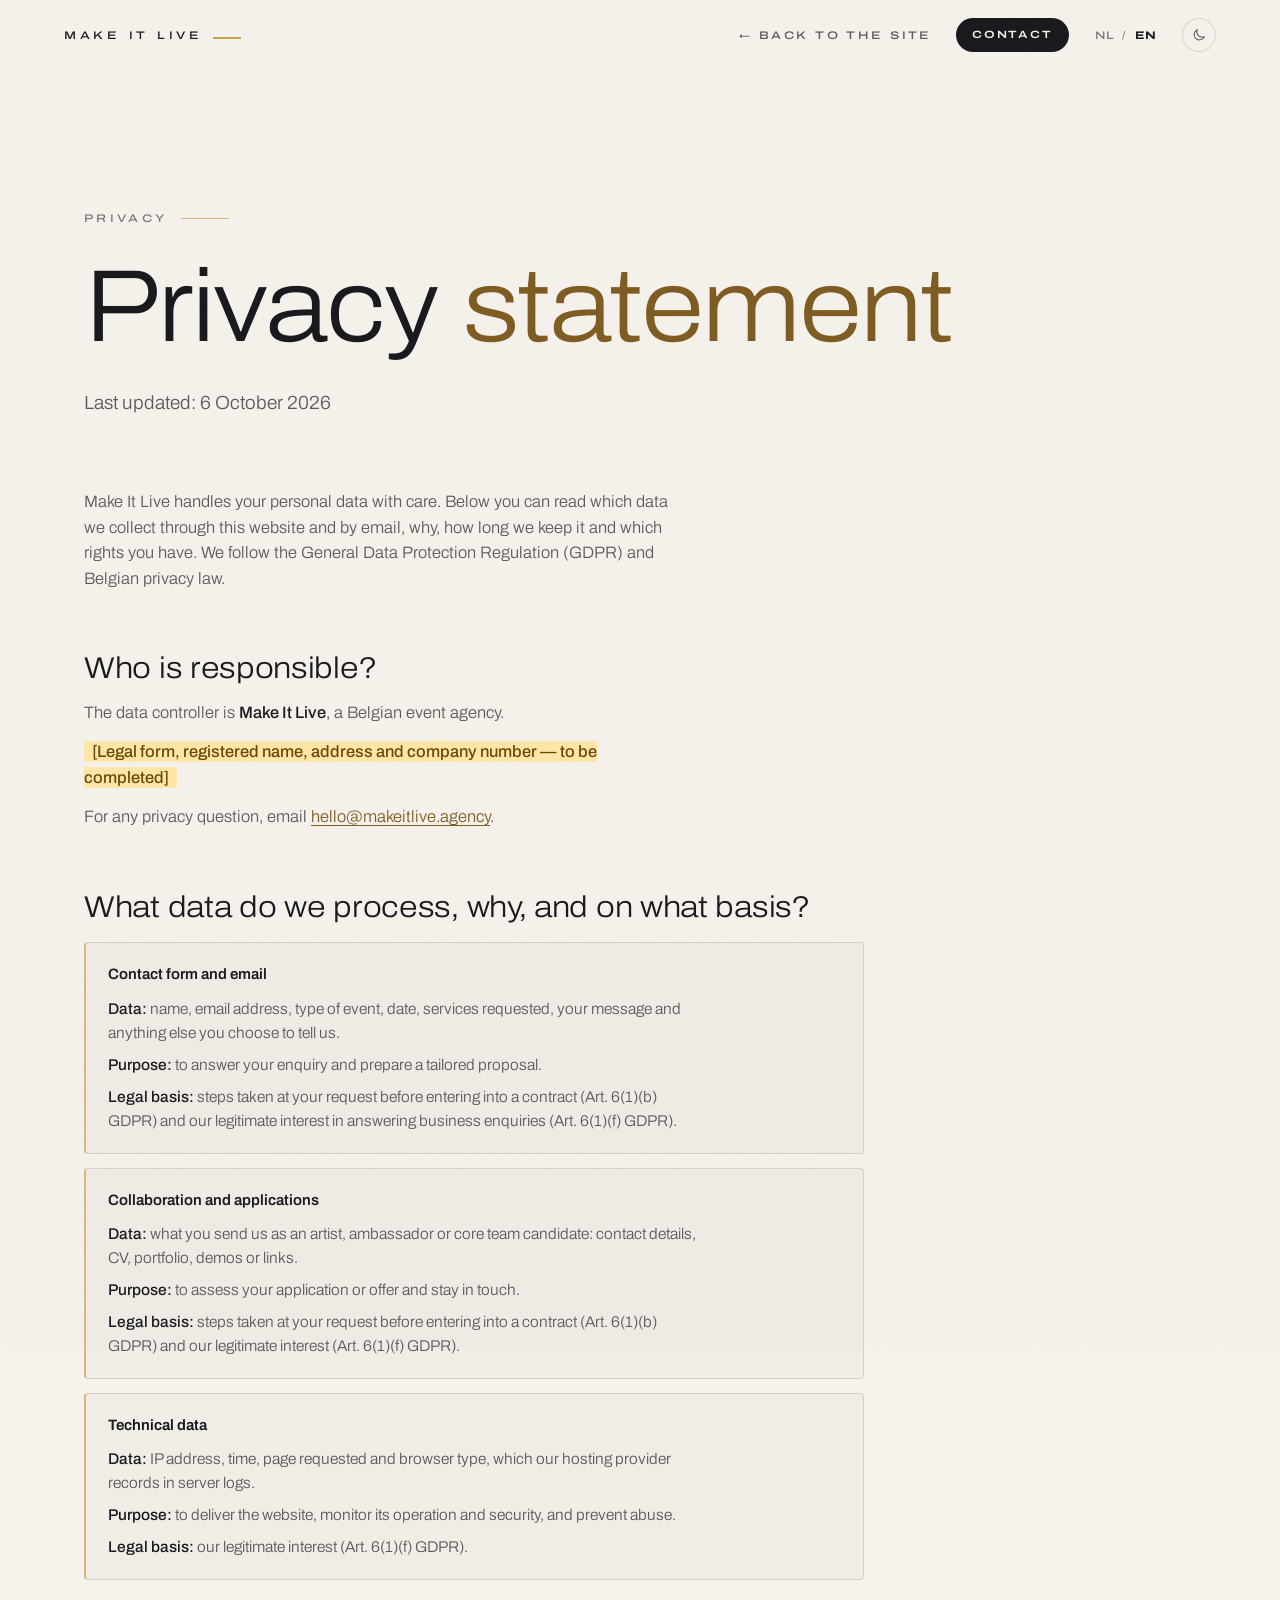
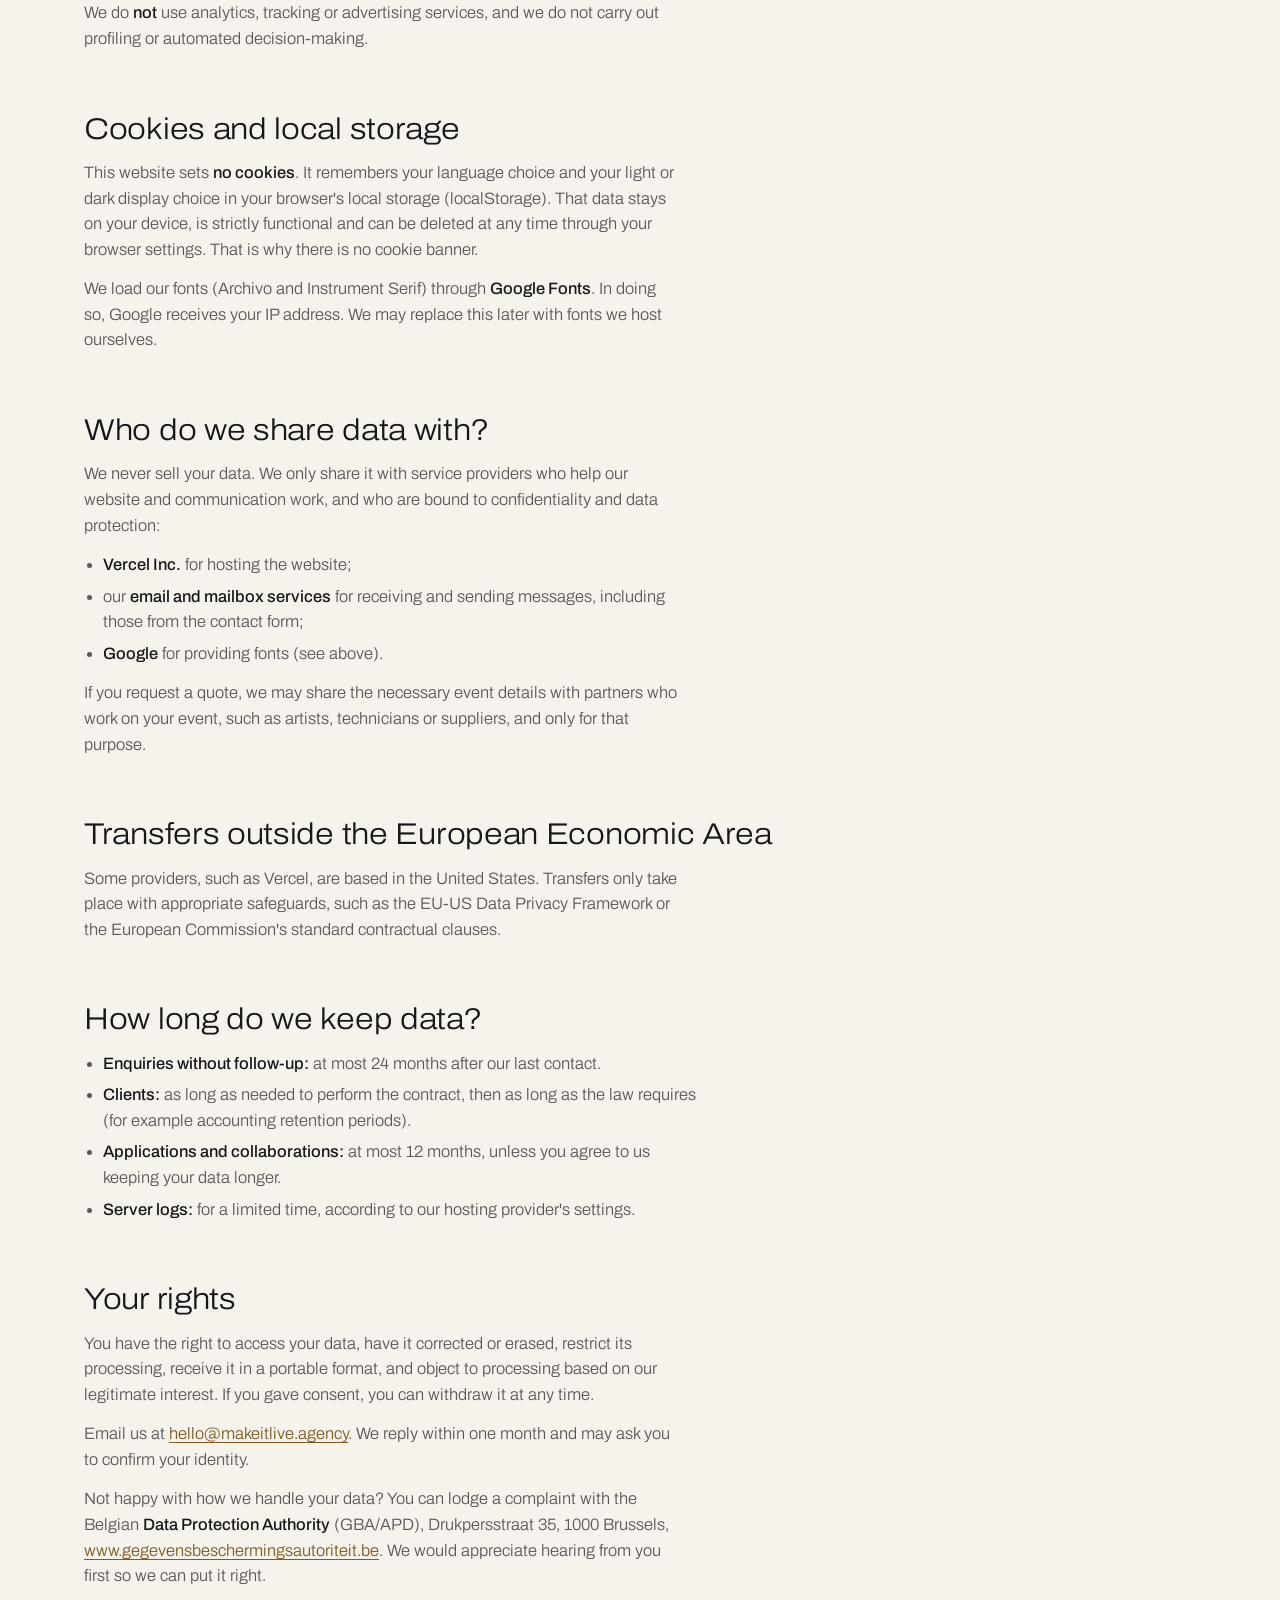
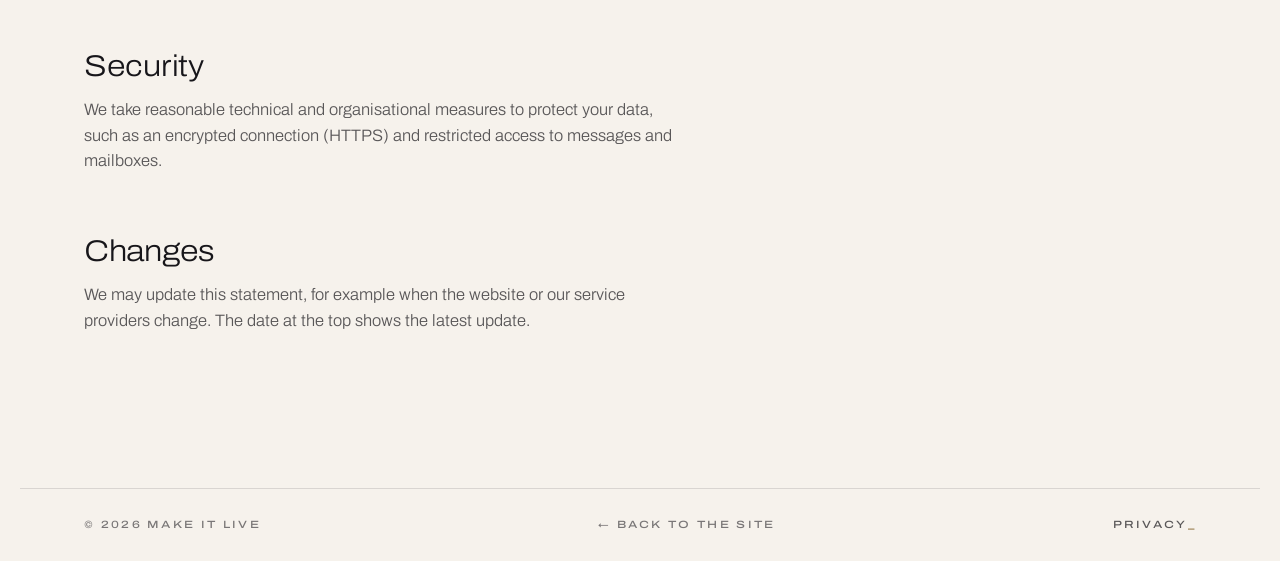
<file: privacy.html>
<!doctype html>
<html lang="nl">
<head>
  <meta charset="utf-8">
  <meta name="viewport" content="width=device-width, initial-scale=1, viewport-fit=cover">
  <title>Privacyverklaring — Make It Live</title>
  <meta name="description" content="Hoe Make It Live omgaat met persoonsgegevens: wat we verzamelen, waarom, hoelang we het bewaren en welke rechten je hebt. / How Make It Live handles personal data.">
  <meta name="theme-color" content="#f6f2ec">
  <meta name="color-scheme" content="light dark">
  <link rel="canonical" href="https://www.makeitlive.agency/privacy">
  <link rel="icon" href="/favicon.svg" type="image/svg+xml">
  <link rel="preconnect" href="https://fonts.googleapis.com">
  <link rel="preconnect" href="https://fonts.gstatic.com" crossorigin>
  <link href="https://fonts.googleapis.com/css2?family=Archivo:wdth,wght@62..125,100..900&family=Instrument+Serif:ital@0;1&display=swap" rel="stylesheet">
  <link rel="stylesheet" href="/styles.css">

  <script>
    window.MIL_TITLES = { nl: 'Privacyverklaring — Make It Live', en: 'Privacy statement — Make It Live' };
    (function () {
      var lang = 'nl', theme = 'light', root = document.documentElement;
      try {
        var saved = localStorage.getItem('mil-lang');
        if (saved === 'nl' || saved === 'en') lang = saved;
        else if (!/^nl\b/i.test(navigator.language || '')) lang = 'en';
        if (sessionStorage.getItem('mil-theme') === 'dark') theme = 'dark';
        localStorage.removeItem('mil-theme');
      } catch (e) {}
      root.lang = lang;
      root.dataset.theme = theme;
      root.classList.add('js');
    })();
  </script>
</head>
<body class="no-hero-logo">
  <div class="grain" aria-hidden="true"></div>

  <header class="nav scrolled">
    <a class="nav-mark" href="/" aria-label="Make It Live — home">
      <span class="nav-mark-text">MAKE IT LIVE</span><span class="nav-mark-bar"></span>
    </a>
    <nav class="nav-links" aria-label="Main">
      <a href="/"><span data-l="nl">← Terug naar de site</span><span data-l="en">← Back to the site</span></a>
    </nav>
    <a class="nav-cta" href="/#contact">Contact</a>
    <div class="lang" role="group" aria-label="Language">
      <button type="button" data-set-lang="nl">NL</button>
      <span aria-hidden="true">/</span>
      <button type="button" data-set-lang="en">EN</button>
    </div>
    <button type="button" class="theme-toggle" data-theme-toggle aria-label="Toggle dark mode">
      <svg class="i-moon" viewBox="0 0 24 24" aria-hidden="true"><path d="M20 14.5A8 8 0 0 1 9.5 4a8 8 0 1 0 10.5 10.5z"/></svg>
      <svg class="i-sun" viewBox="0 0 24 24" aria-hidden="true"><circle cx="12" cy="12" r="4"/><path d="M12 2v2M12 20v2M4.9 4.9l1.4 1.4M17.7 17.7l1.4 1.4M2 12h2M20 12h2M4.9 19.1l1.4-1.4M17.7 6.3l1.4-1.4"/></svg>
    </button>
  </header>

  <main id="top">
    <section class="section legal-hero">
      <p class="eyebrow">Privacy</p>
      <h1 class="statement">
        <span data-l="nl">Privacy<em>verklaring</em></span>
        <span data-l="en">Privacy <em>statement</em></span>
      </h1>
      <p class="lede">
        <span data-l="nl">Laatst bijgewerkt: 6 oktober 2026</span>
        <span data-l="en">Last updated: 6 October 2026</span>
      </p>
    </section>

    <!-- ───────────── NEDERLANDS ───────────── -->
    <article class="section legal" data-l="nl">
      <p class="legal-intro">Make It Live gaat zorgvuldig om met je persoonsgegevens. Hieronder lees je welke gegevens we via deze website en per e-mail verzamelen, waarom, hoelang we ze bewaren en welke rechten je hebt. We volgen daarbij de Algemene Verordening Gegevensbescherming (AVG/GDPR) en de Belgische privacywetgeving.</p>

      <h2>Wie is verantwoordelijk?</h2>
      <p>Verwerkingsverantwoordelijke is <strong>Make It Live</strong>, een Belgisch eventbureau.</p>
      <p><span class="todo">[Rechtsvorm, officiële naam, maatschappelijk adres en ondernemingsnummer — nog aan te vullen]</span></p>
      <p>Voor alle vragen over privacy mail je naar <a href="mailto:hello@makeitlive.agency">hello@makeitlive.agency</a>.</p>

      <h2>Welke gegevens verwerken we, waarom en op welke grond?</h2>
      <div class="legal-table">
        <div>
          <h3>Contactformulier en e-mail</h3>
          <p><b>Gegevens:</b> naam, e-mailadres, type event, datum, gewenste diensten, je bericht en alles wat je zelf meedeelt.</p>
          <p><b>Doel:</b> je vraag beantwoorden en een voorstel op maat opstellen.</p>
          <p><b>Rechtsgrond:</b> maatregelen op jouw verzoek vóór het sluiten van een overeenkomst (art. 6.1.b AVG) en ons gerechtvaardigd belang om zakelijke vragen te beantwoorden (art. 6.1.f AVG).</p>
        </div>
        <div>
          <h3>Samenwerking en sollicitaties</h3>
          <p><b>Gegevens:</b> wat je ons stuurt als artiest, ambassadeur of kandidaat voor het core team: contactgegevens, cv, portfolio, demo's of links.</p>
          <p><b>Doel:</b> je kandidatuur of aanbod beoordelen en met je in contact blijven.</p>
          <p><b>Rechtsgrond:</b> maatregelen op jouw verzoek vóór het sluiten van een overeenkomst (art. 6.1.b AVG) en ons gerechtvaardigd belang (art. 6.1.f AVG).</p>
        </div>
        <div>
          <h3>Technische gegevens</h3>
          <p><b>Gegevens:</b> IP-adres, tijdstip, opgevraagde pagina en browsertype, die onze hostingprovider in serverlogs bijhoudt.</p>
          <p><b>Doel:</b> de website leveren, de werking en veiligheid bewaken en misbruik tegengaan.</p>
          <p><b>Rechtsgrond:</b> ons gerechtvaardigd belang (art. 6.1.f AVG).</p>
        </div>
      </div>
      <p>We gebruiken <strong>geen</strong> analyse-, tracking- of advertentiediensten en we doen niet aan profilering of geautomatiseerde besluitvorming.</p>

      <h2>Cookies en lokale opslag</h2>
      <p>Deze website plaatst <strong>geen cookies</strong>. Onze site onthoudt je taalkeuze en je keuze voor lichte of donkere weergave in de lokale opslag (localStorage) van je browser. Die gegevens blijven op je toestel, zijn strikt functioneel en kan je op elk moment wissen via je browserinstellingen. Daarom is er geen cookiebanner.</p>
      <p>De lettertypes (Archivo en Instrument Serif) laden we via <strong>Google Fonts</strong>. Daarbij ontvangt Google je IP-adres. We kunnen dit later vervangen door lettertypes die we zelf hosten.</p>

      <h2>Met wie delen we gegevens?</h2>
      <p>We verkopen je gegevens nooit. We delen ze enkel met dienstverleners die ons helpen de website en onze communicatie te laten werken, en die we gebonden hebben aan vertrouwelijkheid en gegevensbescherming:</p>
      <ul>
        <li><strong>Vercel Inc.</strong> voor het hosten van de website;</li>
        <li>onze <strong>e-mail- en mailboxdiensten</strong> voor het ontvangen en versturen van berichten, ook die van het contactformulier;</li>
        <li><strong>Google</strong> voor het aanbieden van lettertypes (zie hierboven).</li>
      </ul>
      <p>Vraag je een offerte aan, dan kunnen we de nodige eventgegevens delen met partners die aan je event meewerken, zoals artiesten, technici of leveranciers, en enkel voor dat doel.</p>

      <h2>Doorgifte buiten de Europese Economische Ruimte</h2>
      <p>Sommige dienstverleners, zoals Vercel, zijn gevestigd in de Verenigde Staten. Doorgifte gebeurt enkel met passende waarborgen, zoals het EU-US Data Privacy Framework of de standaardcontractbepalingen van de Europese Commissie.</p>

      <h2>Hoelang bewaren we gegevens?</h2>
      <ul>
        <li><strong>Aanvragen zonder vervolg:</strong> maximaal 24 maanden na ons laatste contact.</li>
        <li><strong>Klanten:</strong> zolang nodig voor de uitvoering van de overeenkomst, daarna zolang de wet het vereist (bijvoorbeeld boekhoudkundige bewaartermijnen).</li>
        <li><strong>Sollicitaties en samenwerkingen:</strong> maximaal 12 maanden, tenzij je ons toestemt om je gegevens langer te bewaren.</li>
        <li><strong>Serverlogs:</strong> beperkte tijd, volgens de instellingen van onze hostingprovider.</li>
      </ul>

      <h2>Je rechten</h2>
      <p>Je hebt het recht om je gegevens in te zien, te laten verbeteren of te laten wissen, de verwerking te laten beperken, je gegevens over te dragen, en bezwaar te maken tegen verwerking op basis van ons gerechtvaardigd belang. Heb je toestemming gegeven, dan kan je die op elk moment intrekken.</p>
      <p>Mail ons op <a href="mailto:hello@makeitlive.agency">hello@makeitlive.agency</a>. We antwoorden binnen één maand en kunnen je vragen om je identiteit te bevestigen.</p>
      <p>Ben je niet tevreden over hoe we met je gegevens omgaan? Dan kan je klacht indienen bij de <strong>Gegevensbeschermingsautoriteit</strong> (GBA), Drukpersstraat 35, 1000 Brussel, <a href="https://www.gegevensbeschermingsautoriteit.be" target="_blank" rel="noopener">www.gegevensbeschermingsautoriteit.be</a>. We horen het graag eerst van je, zodat we het kunnen oplossen.</p>

      <h2>Beveiliging</h2>
      <p>We nemen redelijke technische en organisatorische maatregelen om je gegevens te beschermen, zoals een versleutelde verbinding (HTTPS) en beperkte toegang tot berichten en mailboxen.</p>

      <h2>Wijzigingen</h2>
      <p>We kunnen deze verklaring aanpassen, bijvoorbeeld als de website of onze dienstverleners veranderen. De datum bovenaan geeft de laatste update aan.</p>
    </article>

    <!-- ───────────── ENGLISH ───────────── -->
    <article class="section legal" data-l="en">
      <p class="legal-intro">Make It Live handles your personal data with care. Below you can read which data we collect through this website and by email, why, how long we keep it and which rights you have. We follow the General Data Protection Regulation (GDPR) and Belgian privacy law.</p>

      <h2>Who is responsible?</h2>
      <p>The data controller is <strong>Make It Live</strong>, a Belgian event agency.</p>
      <p><span class="todo">[Legal form, registered name, address and company number — to be completed]</span></p>
      <p>For any privacy question, email <a href="mailto:hello@makeitlive.agency">hello@makeitlive.agency</a>.</p>

      <h2>What data do we process, why, and on what basis?</h2>
      <div class="legal-table">
        <div>
          <h3>Contact form and email</h3>
          <p><b>Data:</b> name, email address, type of event, date, services requested, your message and anything else you choose to tell us.</p>
          <p><b>Purpose:</b> to answer your enquiry and prepare a tailored proposal.</p>
          <p><b>Legal basis:</b> steps taken at your request before entering into a contract (Art. 6(1)(b) GDPR) and our legitimate interest in answering business enquiries (Art. 6(1)(f) GDPR).</p>
        </div>
        <div>
          <h3>Collaboration and applications</h3>
          <p><b>Data:</b> what you send us as an artist, ambassador or core team candidate: contact details, CV, portfolio, demos or links.</p>
          <p><b>Purpose:</b> to assess your application or offer and stay in touch.</p>
          <p><b>Legal basis:</b> steps taken at your request before entering into a contract (Art. 6(1)(b) GDPR) and our legitimate interest (Art. 6(1)(f) GDPR).</p>
        </div>
        <div>
          <h3>Technical data</h3>
          <p><b>Data:</b> IP address, time, page requested and browser type, which our hosting provider records in server logs.</p>
          <p><b>Purpose:</b> to deliver the website, monitor its operation and security, and prevent abuse.</p>
          <p><b>Legal basis:</b> our legitimate interest (Art. 6(1)(f) GDPR).</p>
        </div>
      </div>
      <p>We do <strong>not</strong> use analytics, tracking or advertising services, and we do not carry out profiling or automated decision-making.</p>

      <h2>Cookies and local storage</h2>
      <p>This website sets <strong>no cookies</strong>. It remembers your language choice and your light or dark display choice in your browser's local storage (localStorage). That data stays on your device, is strictly functional and can be deleted at any time through your browser settings. That is why there is no cookie banner.</p>
      <p>We load our fonts (Archivo and Instrument Serif) through <strong>Google Fonts</strong>. In doing so, Google receives your IP address. We may replace this later with fonts we host ourselves.</p>

      <h2>Who do we share data with?</h2>
      <p>We never sell your data. We only share it with service providers who help our website and communication work, and who are bound to confidentiality and data protection:</p>
      <ul>
        <li><strong>Vercel Inc.</strong> for hosting the website;</li>
        <li>our <strong>email and mailbox services</strong> for receiving and sending messages, including those from the contact form;</li>
        <li><strong>Google</strong> for providing fonts (see above).</li>
      </ul>
      <p>If you request a quote, we may share the necessary event details with partners who work on your event, such as artists, technicians or suppliers, and only for that purpose.</p>

      <h2>Transfers outside the European Economic Area</h2>
      <p>Some providers, such as Vercel, are based in the United States. Transfers only take place with appropriate safeguards, such as the EU-US Data Privacy Framework or the European Commission's standard contractual clauses.</p>

      <h2>How long do we keep data?</h2>
      <ul>
        <li><strong>Enquiries without follow-up:</strong> at most 24 months after our last contact.</li>
        <li><strong>Clients:</strong> as long as needed to perform the contract, then as long as the law requires (for example accounting retention periods).</li>
        <li><strong>Applications and collaborations:</strong> at most 12 months, unless you agree to us keeping your data longer.</li>
        <li><strong>Server logs:</strong> for a limited time, according to our hosting provider's settings.</li>
      </ul>

      <h2>Your rights</h2>
      <p>You have the right to access your data, have it corrected or erased, restrict its processing, receive it in a portable format, and object to processing based on our legitimate interest. If you gave consent, you can withdraw it at any time.</p>
      <p>Email us at <a href="mailto:hello@makeitlive.agency">hello@makeitlive.agency</a>. We reply within one month and may ask you to confirm your identity.</p>
      <p>Not happy with how we handle your data? You can lodge a complaint with the Belgian <strong>Data Protection Authority</strong> (GBA/APD), Drukpersstraat 35, 1000 Brussels, <a href="https://www.gegevensbeschermingsautoriteit.be" target="_blank" rel="noopener">www.gegevensbeschermingsautoriteit.be</a>. We would appreciate hearing from you first so we can put it right.</p>

      <h2>Security</h2>
      <p>We take reasonable technical and organisational measures to protect your data, such as an encrypted connection (HTTPS) and restricted access to messages and mailboxes.</p>

      <h2>Changes</h2>
      <p>We may update this statement, for example when the website or our service providers change. The date at the top shows the latest update.</p>
    </article>
  </main>

  <footer class="foot">
    <span>© <span data-year>2026</span> Make It Live</span>
    <a href="/">← <span data-l="nl">Terug naar de site</span><span data-l="en">Back to the site</span></a>
    <span class="foot-stage">Privacy<span class="blink">_</span></span>
  </footer>

  <script src="/main.js" defer></script>
</body>
</html>
</file>
<file: styles.css>
/* ─────────────────────────────────────────────
   Make It Live — landing
   Light is the default; dark is `html[data-theme="dark"]`.
   ───────────────────────────────────────────── */

:root {
  /* light (default) */
  --bg-rgb: 246, 242, 236;
  --fg-rgb: 23, 22, 26;
  --bg: #f6f2ec;
  --bg-2: #ede7de;
  --ink: #17161a;
  --ink-2: rgba(23, 22, 26, 0.7);
  --ink-3: rgba(23, 22, 26, 0.56);
  --line: rgba(23, 22, 26, 0.13);

  /* "blue" tokens: in light mode they carry the gold/bronze family, in dark mode the brand blue */
  --blue: #c9a24b;          /* decorative lines, logo bar (champagne) */
  --blue-rgb: 201, 162, 75;
  --blue-text: #7d5a1f;     /* small accent text (bronze, 5.6:1 on linen) */
  --blue-btn: #7d5a1f;      /* buttons (white text 6.6:1) */
  --btn-hover: #5f4316;
  --btn-rgb: 125, 90, 31;
  --blue-soft: rgba(201, 162, 75, 0.38);
  --glow: none;
  --bar-glow: none;

  --gold: #c9a24b;          /* champagne — lines & sheen only, never text */
  --bronze: #7d5a1f;        /* accent text on linen, 5.6:1 */
  --accent: var(--bronze);  /* light: warm accent; dark: switches to blue */
  --gold-line: rgba(201, 162, 75, 0.7);
  --em: var(--bronze);

  --blush: #f1d9d1;
  --sky: #d3e2f8;
  --lilac: #e0daf6;
  --sage: #dbe6d6;
  --sand: #efe2c9;

  --grain: 0.05;
  --sans: "Archivo", ui-sans-serif, system-ui, -apple-system, "Helvetica Neue", Arial, sans-serif;
  --serif: "Instrument Serif", "Times New Roman", serif;

  --gutter: clamp(16px, 5vw, 64px);
  --max: 1240px;
  --ease: cubic-bezier(0.2, 0.7, 0.1, 1);
  color-scheme: light;
}

html[data-theme="dark"] {
  --bg-rgb: 5, 5, 7;
  --fg-rgb: 242, 241, 238;
  --bg: #050507;
  --bg-2: #0b0c10;
  --ink: #f2f1ee;
  --ink-2: rgba(242, 241, 238, 0.64);
  --ink-3: rgba(242, 241, 238, 0.4);
  --line: rgba(242, 241, 238, 0.1);

  --blue: #0074ff;
  --blue-rgb: 0, 116, 255;
  --blue-text: #0074ff;
  --blue-btn: #0074ff;
  --btn-hover: #2a8bff;
  --btn-rgb: 0, 103, 230;
  --blue-soft: rgba(0, 116, 255, 0.28);
  --accent: #0074ff;
  --gold-line: var(--line);
  --em: var(--ink);
  --glow: 0 0 30px rgba(0, 116, 255, 0.45);
  --bar-glow: 0 0 10px #0074ff;
  --grain: 0.07;
  color-scheme: dark;
}

*, *::before, *::after { box-sizing: border-box; }

html {
  background: var(--bg);
  color: var(--ink);
  scroll-behavior: smooth;
  -webkit-text-size-adjust: 100%;
}

body {
  margin: 0;
  background: var(--bg);
  color: var(--ink);
  font-family: var(--sans);
  font-size: 16px;
  line-height: 1.55;
  -webkit-font-smoothing: antialiased;
  overflow-x: hidden;
  transition: background-color 0.5s, color 0.5s;
}

::selection { background: var(--accent); color: #fff; }

a { color: inherit; text-decoration: none; }
button { font: inherit; color: inherit; background: none; border: 0; padding: 0; cursor: pointer; }
em { font-style: normal; }

:focus-visible { outline: 2px solid var(--accent); outline-offset: 4px; }

.sr-only {
  position: absolute; width: 1px; height: 1px; padding: 0; margin: -1px;
  overflow: hidden; clip: rect(0 0 0 0); white-space: nowrap; border: 0;
}

/* ── Language switching ─────────────────────── */
html[lang="nl"] [data-l="en"],
html[lang="en"] [data-l="nl"] { display: none !important; }

/* ── Drafts: injected from partials/drafts.html only with ?preview ── */
.draft-tag {
  display: inline-block; margin-left: 12px; padding: 3px 9px; border-radius: 999px;
  font-size: 9px; font-weight: 700; font-stretch: 125%; letter-spacing: 0.2em; text-transform: uppercase;
  color: #8a5a00; background: #ffe7a8;
}

/* ── Atmosphere: grain + cursor spotlight ────── */
.grain {
  position: fixed; inset: -50%;
  width: 200%; height: 200%;
  pointer-events: none; z-index: 50;
  opacity: var(--grain);
  background-image: url("data:image/svg+xml,%3Csvg xmlns='http://www.w3.org/2000/svg' width='220' height='220'%3E%3Cfilter id='n'%3E%3CfeTurbulence type='fractalNoise' baseFrequency='.85' numOctaves='3' stitchTiles='stitch'/%3E%3C/filter%3E%3Crect width='100%25' height='100%25' filter='url(%23n)'/%3E%3C/svg%3E");
  animation: grain 0.9s steps(6) infinite;
}
@keyframes grain {
  0% { transform: translate(0, 0); }
  20% { transform: translate(-4%, 3%); }
  40% { transform: translate(3%, -5%); }
  60% { transform: translate(-2%, 6%); }
  80% { transform: translate(5%, -2%); }
  100% { transform: translate(0, 0); }
}

.spot {
  position: fixed; inset: 0; z-index: 0; pointer-events: none;
  background: radial-gradient(520px circle at var(--mx, 50%) var(--my, -20%), rgba(var(--blue-rgb), 0.09), transparent 60%);
}
@media (hover: none) { .spot { display: none; } }

main, .foot, .nav { position: relative; z-index: 1; }

/* ── Nav ─────────────────────────────────────── */
.nav {
  position: fixed; top: 0; left: 0; right: 0; z-index: 40;
  display: flex; align-items: center; gap: 24px;
  padding: 18px var(--gutter);
  padding-top: max(18px, env(safe-area-inset-top));
  transition: background 0.4s, backdrop-filter 0.4s, border-color 0.4s;
  border-bottom: 1px solid transparent;
}
.nav.scrolled {
  background: rgba(var(--bg-rgb), 0.72);
  -webkit-backdrop-filter: blur(14px) saturate(140%);
  backdrop-filter: blur(14px) saturate(140%);
  border-bottom-color: var(--line);
}
/* over a dark hero video the nav switches to light text until you scroll */
.nav.on-video:not(.scrolled) {
  --ink: #f2f1ee; --ink-2: rgba(242, 241, 238, 0.8); --ink-3: rgba(242, 241, 238, 0.6);
  --fg-rgb: 242, 241, 238; --line: rgba(242, 241, 238, 0.25);
  color: var(--ink);
}
.nav-mark {
  display: inline-flex; align-items: baseline; gap: 10px;
  font-size: 11px; font-weight: 500; font-stretch: 125%;
  letter-spacing: 0.34em;
  opacity: 0; transform: translateY(-4px);
  transition: opacity 0.5s, transform 0.5s var(--ease);
}
.nav.scrolled .nav-mark, .no-hero-logo .nav-mark { opacity: 1; transform: none; }
.nav-mark-bar { width: 28px; height: 1.5px; background: var(--blue); box-shadow: var(--bar-glow); }

.nav-links {
  margin-left: auto; display: flex; gap: 28px;
  font-size: 11px; font-weight: 500; font-stretch: 125%;
  letter-spacing: 0.22em; text-transform: uppercase;
}
.nav-links a { color: var(--ink-2); transition: color 0.3s; position: relative; white-space: nowrap; }
.nav-links a:hover { color: var(--ink); }
.nav-links a::after {
  content: ""; position: absolute; left: 0; right: 0; bottom: -6px; height: 1px;
  background: var(--blue); transform: scaleX(0); transform-origin: left;
  transition: transform 0.4s var(--ease);
}
.nav-links a:hover::after { transform: scaleX(1); }

.nav-cta {
  padding: 9px 16px; border-radius: 999px;
  background: var(--ink); color: var(--bg);
  font-size: 10.5px; font-weight: 600; font-stretch: 125%; letter-spacing: 0.18em; text-transform: uppercase;
  white-space: nowrap; transition: transform 0.3s var(--ease), background 0.3s;
}
.nav-cta:hover { background: var(--blue-btn); color: #fff; transform: translateY(-1px); }
.nav.on-video:not(.scrolled) .nav-cta { background: #f2f1ee; color: #050507; }

.lang {
  display: flex; align-items: center; gap: 6px;
  font-size: 11px; font-weight: 500; font-stretch: 125%; letter-spacing: 0.18em;
  color: var(--ink-3);
}
.lang button { color: var(--ink-3); padding: 6px 2px; transition: color 0.3s; }
.lang button:hover { color: var(--ink); }
html[lang="nl"] .lang [data-set-lang="nl"],
html[lang="en"] .lang [data-set-lang="en"] { color: var(--ink); font-weight: 700; }

.theme-toggle {
  position: relative; width: 34px; height: 34px; border-radius: 50%;
  display: grid; place-items: center;
  color: var(--ink-2); box-shadow: inset 0 0 0 1px var(--line);
  transition: color 0.3s, box-shadow 0.3s;
}
.theme-toggle:hover { color: var(--ink); box-shadow: inset 0 0 0 1px var(--ink-3); }
.theme-toggle svg { width: 16px; height: 16px; fill: none; stroke: currentColor; stroke-width: 1.6; stroke-linecap: round; stroke-linejoin: round; }
.theme-toggle .i-sun { display: none; }
html[data-theme="dark"] .theme-toggle .i-sun { display: block; }
html[data-theme="dark"] .theme-toggle .i-moon { display: none; }

@media (max-width: 860px) { .nav-links { display: none; } .lang { margin-left: auto; } }
.nav-mark { white-space: nowrap; }
@media (max-width: 560px) { .nav { gap: 14px; } .nav-mark-bar { display: none; } .nav-mark { letter-spacing: 0.22em; } }
@media (max-width: 420px) { .nav { gap: 10px; } .nav-cta { padding: 8px 12px; letter-spacing: 0.12em; } .lang { letter-spacing: 0.1em; } }

/* ── Buttons ─────────────────────────────────── */
.btn {
  display: inline-flex; align-items: center; gap: 12px;
  padding: 16px 28px; border-radius: 999px;
  background: var(--blue-btn); color: #fff;
  font-size: 11.5px; font-weight: 600; font-stretch: 125%; letter-spacing: 0.2em; text-transform: uppercase;
  box-shadow: 0 14px 40px -14px rgba(var(--btn-rgb), 0.7);
  transition: transform 0.4s var(--ease), box-shadow 0.4s, background 0.3s;
  border: 0; cursor: pointer;
}
.btn:hover { transform: translateY(-2px); background: var(--btn-hover); box-shadow: 0 20px 50px -12px rgba(var(--btn-rgb), 0.9); }
.btn-ghost { background: transparent; color: var(--ink-2); box-shadow: inset 0 0 0 1px var(--line); }
.btn-ghost:hover { color: var(--ink); box-shadow: inset 0 0 0 1px var(--ink-3); transform: none; }
.btn-lg { padding: 20px 34px; font-size: 12.5px; text-align: center; justify-content: center; text-wrap: balance; }
@media (max-width: 520px) { .btn-lg { padding: 18px 24px; letter-spacing: 0.14em; font-size: 11.5px; } }
.btn[disabled] { opacity: 0.6; cursor: progress; transform: none; }

/* ── Hero ────────────────────────────────────── */
.hero {
  position: relative;
  min-height: 100vh; min-height: 100svh;
  display: flex; flex-direction: column; align-items: center; justify-content: center;
  padding: 110px var(--gutter) 90px;
  overflow: hidden;
  isolation: isolate;
  text-align: center;
}

.hero-video {
  position: absolute; inset: 0; z-index: -3;
  width: 100%; height: 100%; object-fit: cover;
  opacity: 0; transition: opacity 1.2s;
}
.hero.has-video .hero-video { opacity: 1; }
.hero.has-video::before { /* keeps text readable on any footage */
  content: ""; position: absolute; inset: 0; z-index: -2; pointer-events: none;
  background:
    linear-gradient(to bottom, rgba(5, 5, 7, 0.55), rgba(5, 5, 7, 0.28) 38%, rgba(5, 5, 7, 0.78)),
    radial-gradient(70% 60% at 50% 50%, rgba(5, 5, 7, 0.35), transparent);
}
.hero.has-video {
  --ink: #f2f1ee; --ink-2: rgba(242, 241, 238, 0.86); --ink-3: rgba(242, 241, 238, 0.64);
  --fg-rgb: 242, 241, 238; --line: rgba(242, 241, 238, 0.28);
  --glow: 0 0 30px rgba(var(--blue-rgb), 0.6);
  color: var(--ink);
}
.hero.has-video .stage { display: none; }

.stage { position: absolute; inset: 0; z-index: -1; pointer-events: none; }

/* light: soft pastel aurora */
.aurora span {
  position: absolute; border-radius: 50%; filter: blur(70px); opacity: 0.95;
  animation: drift 18s ease-in-out infinite alternate;
}
.au1 { width: 52vmax; height: 52vmax; left: -14vmax; top: -16vmax; background: var(--blush); }
.au2 { width: 48vmax; height: 48vmax; right: -14vmax; top: -8vmax; background: var(--sky); animation-duration: 22s; animation-delay: -6s; }
.au3 { width: 44vmax; height: 44vmax; left: 22vw; bottom: -26vmax; background: var(--lilac); animation-duration: 26s; animation-delay: -11s; }
.au4 { width: 30vmax; height: 30vmax; right: 8vw; bottom: -12vmax; background: #ecd9ab; opacity: 0.6; animation-duration: 20s; animation-delay: -3s; }
@keyframes drift { from { transform: translate(-3vmax, 2vmax) scale(1); } to { transform: translate(4vmax, -3vmax) scale(1.12); } }

/* dark: club beams */
.beam, .haze { display: none; }
html[data-theme="dark"] .aurora { display: none; }
html[data-theme="dark"] .beam { display: block; }
html[data-theme="dark"] .haze { display: block; }
.beam {
  position: absolute; top: -10%;
  width: 46vmax; height: 130vh;
  left: 50%; margin-left: -23vmax;
  transform-origin: 50% 0;
  filter: blur(22px);
  mix-blend-mode: screen;
  opacity: 0;
  animation: beam-on 2.4s 0.9s var(--ease) forwards, sweep 14s ease-in-out infinite alternate;
}
.beam::before {
  content: ""; position: absolute; inset: 0;
  clip-path: polygon(48% 0, 52% 0, 100% 100%, 0 100%);
  background: linear-gradient(to bottom, var(--c), transparent 75%);
}
.b1 { --c: rgba(0, 116, 255, 0.42); --r0: -28deg; --r1: -8deg; left: 22%; }
.b2 { --c: rgba(190, 215, 255, 0.16); --r0: -6deg; --r1: 6deg; animation-duration: 2.4s, 11s; animation-delay: 1.2s, 0s; }
.b3 { --c: rgba(90, 60, 255, 0.34); --r0: 26deg; --r1: 8deg; left: 78%; animation-duration: 2.4s, 17s; animation-delay: 1.5s, 0s; }
@keyframes sweep { from { transform: rotate(var(--r0)); } to { transform: rotate(var(--r1)); } }
@keyframes beam-on { to { opacity: 1; } }

.haze {
  position: absolute; left: -10%; right: -10%; bottom: -20%; height: 70%;
  background:
    radial-gradient(60% 55% at 50% 100%, rgba(0, 116, 255, 0.18), transparent 70%),
    radial-gradient(40% 40% at 30% 90%, rgba(90, 60, 255, 0.12), transparent 70%);
  filter: blur(10px);
  animation: haze 12s ease-in-out infinite alternate;
}
@keyframes haze { from { transform: translateX(-3%) scale(1); } to { transform: translateX(3%) scale(1.08); } }

html[data-theme="dark"] .hero:not(.has-video)::after { /* vignette */
  content: ""; position: absolute; inset: 0; z-index: -1; pointer-events: none;
  background: radial-gradient(120% 90% at 50% 40%, transparent 40%, rgba(0, 0, 0, 0.85) 100%);
}

.logo {
  width: min(70vw, 440px); height: auto;
  color: var(--ink);
  overflow: visible;
}
.logo-bar {
  fill: var(--blue);
  transform-box: fill-box; transform-origin: 0 50%;
  transform: scaleX(0);
  animation: bar-in 1.4s 0.35s var(--ease) forwards, bar-pulse 4.5s 2.2s ease-in-out infinite;
}
html[data-theme="dark"] .logo-bar,
.hero.has-video .logo-bar { filter: drop-shadow(0 0 14px rgba(var(--blue-rgb), 0.9)) drop-shadow(0 0 40px rgba(var(--blue-rgb), 0.5)); }
@keyframes bar-in { to { transform: scaleX(1); } }
@keyframes bar-pulse {
  0%, 100% { opacity: 1; }
  48% { opacity: 1; }
  50% { opacity: 0.55; }
  52% { opacity: 1; }
  70% { opacity: 0.85; }
}

.logo-make { opacity: 0; animation: fade-in 1.2s 0.1s var(--ease) forwards; }
.lt { opacity: 0; animation: flicker-on 1.1s linear forwards; }
.lt1 { animation-delay: 0.9s; }
.lt2 { animation-delay: 1.15s; }
.lt3 { animation-delay: 1.35s; }
.lt4 { animation-delay: 1.6s; }
@keyframes flicker-on {
  0% { opacity: 0; } 8% { opacity: 0.9; } 12% { opacity: 0.1; } 22% { opacity: 1; }
  28% { opacity: 0.3; } 36% { opacity: 1; } 100% { opacity: 1; }
}
@keyframes fade-in { to { opacity: 1; } }

.hero-title {
  margin: clamp(26px, 5vh, 48px) 0 0;
  font-size: clamp(40px, 8.2vw, 112px);
  line-height: 0.98; font-weight: 300; font-stretch: 112%;
  letter-spacing: -0.03em;
  opacity: 0; animation: rise 1.2s 1.9s var(--ease) forwards;
}
.hero-title span { display: block; }
.hero-title em { color: var(--em); text-shadow: var(--glow); padding-right: 0.04em; }

.hero-lines {
  margin: clamp(22px, 3.5vh, 36px) 0 0;
  display: flex; flex-direction: column; gap: 8px; align-items: center;
  font-size: clamp(11px, 1.15vw, 13.5px); font-weight: 500; font-stretch: 125%;
  letter-spacing: 0.16em; text-transform: uppercase;
  color: var(--ink-2);
  opacity: 0; animation: rise 1.2s 2.15s var(--ease) forwards;
}
.hero-lines span { text-wrap: balance; }
.hero-lines span:first-child { color: var(--ink); }

.hero .btn-lg { margin-top: clamp(28px, 5vh, 46px); opacity: 0; animation: rise 1.2s 2.4s var(--ease) forwards; }
.hero-note {
  margin: 14px 0 0; font-size: 12.5px; color: var(--ink-3);
  opacity: 0; animation: rise 1.2s 2.6s var(--ease) forwards;
}

@keyframes rise { from { opacity: 0; transform: translateY(12px); } to { opacity: 1; transform: none; } }

.scroll-cue {
  position: absolute; bottom: 26px; left: 50%; transform: translateX(-50%);
  width: 1px; height: 46px; overflow: hidden;
  background: var(--line);
  opacity: 0; animation: fade-in 1s 3s forwards;
}
.scroll-cue span {
  position: absolute; left: 0; top: -40%; width: 1px; height: 40%;
  background: linear-gradient(to bottom, transparent, var(--ink));
  animation: drip 2.2s ease-in-out infinite;
}
@keyframes drip { to { top: 110%; } }
@media (max-height: 700px) { .scroll-cue { display: none; } }

/* ── Marquees (specialties + references) ─────── */
.marquee {
  position: relative; overflow: hidden;
  border-top: 1px solid var(--line); border-bottom: 1px solid var(--line);
  padding: 22px 0;
  -webkit-mask-image: linear-gradient(90deg, transparent, #000 12%, #000 88%, transparent);
  mask-image: linear-gradient(90deg, transparent, #000 12%, #000 88%, transparent);
}
.marquee-track {
  display: flex; align-items: center; gap: 40px; width: max-content;
  animation: marquee 48s linear infinite;
  font-size: clamp(22px, 3.4vw, 40px);
  font-weight: 200; font-stretch: 125%;
  letter-spacing: 0.04em; text-transform: uppercase;
  color: var(--ink-3);
}
.marquee-track span { white-space: nowrap; transition: color 0.4s; }
.marquee:hover .marquee-track { animation-play-state: paused; }
.marquee:hover .marquee-track span { color: var(--ink-2); }
.marquee-track i { display: block; width: 36px; height: 3px; background: var(--blue); box-shadow: var(--bar-glow); flex: none; }
@keyframes marquee { to { transform: translateX(calc(-50% - 20px)); } }

.refs-wrap { padding: clamp(56px, 8vw, 96px) 0 0; }
.refs-label {
  max-width: var(--max); margin: 0 auto 22px; padding: 0 var(--gutter);
  font-size: 11px; font-weight: 500; font-stretch: 125%; letter-spacing: 0.3em; text-transform: uppercase;
  color: var(--ink-3);
}
.refs .marquee-track { gap: 64px; animation-duration: 40s; color: var(--ink-2); font-weight: 600; font-size: clamp(18px, 2.4vw, 28px); letter-spacing: 0.16em; }
.refs .ph { opacity: 0.35; font-weight: 300; }
.refs .marquee-track span { color: var(--ink-2); }
.refs .marquee-track span.ph { color: var(--ink-3); }

/* ── Sections ───────────────────────────────── */
.section {
  max-width: var(--max); margin: 0 auto;
  padding: clamp(80px, 12vw, 160px) var(--gutter) 0;
}

.eyebrow {
  display: flex; align-items: center; gap: 14px;
  margin: 0 0 28px;
  font-size: 11px; font-weight: 500; font-stretch: 125%;
  letter-spacing: 0.3em; text-transform: uppercase;
  color: var(--ink-3);
}
.eyebrow .idx { color: var(--accent); }
.eyebrow::after { content: ""; flex: 0 0 48px; height: 1px; background: var(--gold-line); }

.statement {
  margin: 0; max-width: 18ch;
  font-size: clamp(36px, 6.4vw, 84px);
  line-height: 1.02; font-weight: 300; font-stretch: 112%;
  letter-spacing: -0.02em;
}
.statement em { color: var(--em); text-shadow: var(--glow); }

.lede {
  margin: 28px 0 0; max-width: 56ch;
  font-size: clamp(16px, 1.5vw, 19px);
  font-weight: 300; color: var(--ink-2);
}

/* Services — core */
.core {
  margin-top: clamp(44px, 6vw, 72px);
  display: grid; grid-template-columns: repeat(6, 1fr); gap: 16px;
}
.core-card {
  grid-column: span 2;
  position: relative; display: flex; flex-direction: column; justify-content: space-between;
  min-height: clamp(260px, 26vw, 340px); padding: 26px;
  border-radius: 6px; overflow: hidden;
  background: var(--card, var(--bg-2));
  transition: transform 0.6s var(--ease), box-shadow 0.6s;
}
.core-card:nth-child(4), .core-card:nth-child(5) { grid-column: span 3; }
.core-card:nth-child(1) { --card: var(--blush); }
.core-card:nth-child(2) { --card: var(--sky); }
.core-card:nth-child(3) { --card: var(--lilac); }
.core-card:nth-child(4) { --card: var(--sage); }
.core-card:nth-child(5) { --card: var(--sand); }
html[data-theme="dark"] .core-card {
  background: linear-gradient(160deg, rgba(0, 116, 255, 0.16), rgba(90, 60, 255, 0.05) 60%), var(--bg-2);
  box-shadow: inset 0 0 0 1px var(--line);
}
.core-card:hover { transform: translateY(-4px); box-shadow: 0 30px 60px -30px rgba(23, 22, 26, 0.35); }
html[data-theme="dark"] .core-card:hover { box-shadow: inset 0 0 0 1px rgba(0, 116, 255, 0.5), 0 30px 80px -30px rgba(0, 116, 255, 0.5); }
.core-ico { width: 44px; height: 44px; fill: none; stroke: var(--ink); stroke-width: 1.5; stroke-linecap: round; stroke-linejoin: round; }
.core-n { position: absolute; top: 26px; right: 26px; font-size: 10px; font-weight: 500; font-stretch: 125%; letter-spacing: 0.2em; color: var(--ink-3); }
html:not([data-theme="dark"]) .core-card .core-n { color: rgba(23, 22, 26, 0.6); }
.core-card h3 {
  margin: 0 0 8px;
  font-size: clamp(24px, 2.6vw, 34px); font-weight: 300; font-stretch: 112%; letter-spacing: -0.015em; line-height: 1.05;
}
.core-card p { margin: 0; max-width: 34ch; font-size: 15px; font-weight: 400; color: var(--ink-2); }
html:not([data-theme="dark"]) .core-card p { color: rgba(23, 22, 26, 0.78); }

/* Preview-only: the whole service card becomes a link (no visible button) */
.core-link { position: absolute; inset: 0; z-index: 2; }

/* Services — full event support */
.support {
  margin-top: 16px; padding: clamp(28px, 4vw, 48px);
  display: grid; grid-template-columns: 1fr 1.3fr; gap: clamp(24px, 5vw, 72px); align-items: start;
  border: 1px solid var(--line); border-radius: 6px;
  background: rgba(var(--fg-rgb), 0.025);
}
.support h3 { margin: 0 0 12px; font-size: clamp(26px, 3vw, 40px); font-weight: 300; font-stretch: 112%; letter-spacing: -0.015em; line-height: 1.05; }
.support p { margin: 0; color: var(--ink-2); font-weight: 300; max-width: 42ch; }
.support-k { font-size: 10px !important; font-weight: 500 !important; font-stretch: 125%; letter-spacing: 0.3em; text-transform: uppercase; color: var(--accent) !important; margin-bottom: 14px !important; }
.chips { list-style: none; margin: 0; padding: 0; display: flex; flex-wrap: wrap; gap: 8px; }
.chips li {
  padding: 8px 15px; border: 1px solid var(--gold-line); border-radius: 999px;
  font-size: 14px; color: var(--ink); background: rgba(var(--fg-rgb), 0.03);
}

/* Who for */
.for {
  margin-top: clamp(44px, 6vw, 72px);
  display: grid; grid-template-columns: repeat(4, 1fr);
  border-top: 1px solid var(--line);
}
.for-item { position: relative; padding: 28px 22px 44px 0; border-bottom: 1px solid var(--line); }
.for-item + .for-item { padding-left: 22px; }
.for-item:not(:last-child)::after { content: ""; position: absolute; right: 0; top: 28px; bottom: 28px; width: 1px; background: var(--line); }
.for-item h3 {
  margin: 0 0 12px; font-size: clamp(24px, 2.8vw, 36px); font-weight: 300; font-stretch: 112%; letter-spacing: -0.015em;
  transition: color 0.3s;
}
.for-item:hover h3 { color: var(--accent); }
.for-item p { margin: 0; font-size: 15px; font-weight: 300; color: var(--ink-2); max-width: 30ch; }

/* Testimonials (draft) */
.quotes { margin-top: clamp(40px, 6vw, 64px); display: grid; grid-template-columns: repeat(3, 1fr); gap: 16px; }
.quote {
  margin: 0; padding: 28px; display: flex; flex-direction: column; gap: 22px; justify-content: space-between;
  border: 1px solid var(--line); border-radius: 6px; background: rgba(var(--fg-rgb), 0.03);
}
.quote blockquote { margin: 0; font-family: var(--serif); font-size: clamp(21px, 2vw, 26px); line-height: 1.25; }
.quote blockquote::before { content: "“"; display: block; font-size: 64px; line-height: 0.6; color: var(--accent); margin-bottom: 8px; }
.quote figcaption { font-size: 12px; font-weight: 500; font-stretch: 125%; letter-spacing: 0.14em; text-transform: uppercase; color: var(--ink-3); }

/* Join page (unlisted) */
.join-page { padding-top: clamp(140px, 18vw, 210px); padding-bottom: clamp(80px, 12vw, 140px); }

/* Join — tracks */
.tracks {
  margin-top: clamp(48px, 7vw, 80px);
  display: grid; grid-template-columns: repeat(3, 1fr); gap: 16px;
}
.track {
  position: relative;
  display: flex; flex-direction: column;
  padding: 28px 24px 24px;
  border: 1px solid var(--line); border-radius: 6px;
  background: linear-gradient(180deg, rgba(var(--fg-rgb), 0.035), transparent 60%);
  transition: border-color 0.5s, transform 0.5s var(--ease), box-shadow 0.5s;
}
.track:hover { border-color: rgba(var(--blue-rgb), 0.6); box-shadow: 0 30px 80px -40px rgba(var(--blue-rgb), 0.5); }
.track-k { margin: 0; font-size: 10px; font-weight: 500; font-stretch: 125%; letter-spacing: 0.3em; text-transform: uppercase; color: var(--ink-3); }
.track h3 {
  margin: 6px 0 18px;
  font-size: clamp(24px, 2.4vw, 32px); font-weight: 700; font-stretch: 125%; white-space: nowrap;
  letter-spacing: 0.02em; text-transform: uppercase;
}
.track p:not(.track-k):not(.track-pay) { margin: 0; color: var(--ink-2); font-weight: 300; }
.track-pay {
  margin: 24px 0 28px; padding-top: 16px; border-top: 1px solid var(--line);
  font-family: var(--serif); font-style: italic; font-size: 19px; line-height: 1.3; color: var(--ink);
}
.track-cta { margin-top: auto; font-size: 11px; font-weight: 600; font-stretch: 125%; letter-spacing: 0.2em; text-transform: uppercase; color: var(--blue-text); }
.track-cta:hover { text-decoration: underline; text-underline-offset: 4px; }
.track-core::before { content: ""; position: absolute; top: -1px; left: -1px; width: 48px; height: 2px; background: var(--blue); box-shadow: var(--bar-glow); }

/* Join — roles */
.roles-title {
  margin: clamp(80px, 11vw, 140px) 0 24px;
  font-size: 11px; font-weight: 500; font-stretch: 125%;
  letter-spacing: 0.3em; text-transform: uppercase; color: var(--ink-3);
  scroll-margin-top: 100px;
}
.roles { border-top: 1px solid var(--line); }
.role { border-bottom: 1px solid var(--line); }
.role summary, .role-other {
  display: grid; grid-template-columns: 1fr auto; align-items: center; gap: 12px;
  padding: 26px 0; cursor: pointer; list-style: none;
}
.role summary::-webkit-details-marker { display: none; }
.role .n { font-size: 10px; font-weight: 500; font-stretch: 125%; letter-spacing: 0.2em; color: var(--ink-3); transition: color 0.3s; }
.role-name {
  font-size: clamp(22px, 3.2vw, 40px); font-weight: 300; font-stretch: 110%;
  letter-spacing: -0.01em; line-height: 1.1;
  transition: transform 0.5s var(--ease), color 0.3s;
}
.role summary:hover .role-name, .role-other:hover .role-name { transform: translateX(10px); }
.role summary:hover .n, .role[open] .n, .role-other:hover .n { color: var(--accent); }

.role-plus { position: relative; width: 18px; height: 18px; }
.role-plus::before, .role-plus::after {
  content: ""; position: absolute; left: 0; top: 50%; width: 18px; height: 1px; background: var(--ink);
  transition: transform 0.4s var(--ease), background 0.3s;
}
.role-plus::after { transform: rotate(90deg); }
.role[open] .role-plus::after { transform: rotate(0); }
.role[open] .role-plus::before, .role[open] .role-plus::after { background: var(--accent); }

.role-body { padding: 0 0 36px; max-width: 900px; }
.role[open] .role-body { animation: rise 0.6s var(--ease); }
.role-body p { margin: 0 0 18px; color: var(--ink-2); font-weight: 300; font-size: 17px; }
.role-body ul { list-style: none; margin: 0 0 28px; padding: 0; display: flex; flex-wrap: wrap; gap: 8px; }
.role-body li {
  padding: 7px 14px; border: 1px solid var(--line); border-radius: 999px;
  font-size: 13.5px; color: var(--ink); background: rgba(var(--fg-rgb), 0.03);
}
.apply, .role-go { font-size: 11px; font-weight: 600; font-stretch: 125%; letter-spacing: 0.2em; text-transform: uppercase; color: var(--blue-text); }
.apply:hover, .role-other:hover .role-go { text-decoration: underline; text-underline-offset: 4px; }
.role-other .role-name { color: var(--ink-2); }
.role-other:hover .role-name { color: var(--ink); }

@media (max-width: 720px) {
  .role-other { grid-template-columns: 1fr; }
}

/* Contact */
.contact { padding-bottom: clamp(80px, 12vw, 160px); scroll-margin-top: 40px; }
.contact-grid { margin-top: clamp(36px, 5vw, 56px); display: grid; grid-template-columns: 1.5fr 1fr; gap: clamp(32px, 6vw, 96px); align-items: start; }

.form { display: grid; grid-template-columns: 1fr 1fr; gap: 20px 16px; }
.field { display: flex; flex-direction: column; gap: 8px; min-width: 0; }
.field-wide, .fieldset { grid-column: 1 / -1; }
.field > span, .fieldset legend {
  font-size: 10.5px; font-weight: 500; font-stretch: 125%; letter-spacing: 0.24em; text-transform: uppercase;
  color: var(--ink-3);
}
.field > span i { font-style: normal; color: var(--blue-text); }
.field input, .field select, .field textarea {
  width: 100%; padding: 14px 16px;
  font: inherit; font-size: 16px; color: var(--ink);
  background: rgba(var(--fg-rgb), 0.04);
  border: 1px solid var(--line); border-radius: 6px;
  transition: border-color 0.3s, background 0.3s, box-shadow 0.3s;
  -webkit-appearance: none; appearance: none;
}
.field select {
  background-image: linear-gradient(45deg, transparent 50%, var(--ink-3) 50%), linear-gradient(135deg, var(--ink-3) 50%, transparent 50%);
  background-position: calc(100% - 20px) 55%, calc(100% - 14px) 55%; background-size: 6px 6px; background-repeat: no-repeat;
  padding-right: 40px;
}
.field select option { color: #17161a; background: #fff; }
.field textarea { min-height: 130px; resize: vertical; }
.field input::placeholder, .field textarea::placeholder { color: var(--ink-3); }
.field input:hover, .field select:hover, .field textarea:hover { border-color: var(--ink-3); }
.field input:focus, .field select:focus, .field textarea:focus { outline: none; border-color: var(--accent); box-shadow: 0 0 0 3px var(--blue-soft); }
.field input:user-invalid, .field select:user-invalid { border-color: #d6344a; }
.fieldset { border: 0; margin: 0; padding: 0; min-width: 0; }
.fieldset legend { padding: 0; margin-bottom: 10px; }
.pills { display: flex; flex-wrap: wrap; gap: 8px; }
.pill { position: relative; cursor: pointer; }
.pill input { position: absolute; opacity: 0; inset: 0; cursor: pointer; }
.pill span {
  display: inline-block; padding: 9px 16px; border: 1px solid var(--line); border-radius: 999px;
  font-size: 14px; color: var(--ink-2); background: rgba(var(--fg-rgb), 0.03);
  transition: color 0.25s, border-color 0.25s, background 0.25s;
}
.pill:hover span { border-color: var(--ink-3); color: var(--ink); }
.pill input:checked + span { background: var(--blue-btn); border-color: var(--blue-btn); color: #fff; }
.pill input:focus-visible + span { outline: 2px solid var(--accent); outline-offset: 3px; }
.hp { position: absolute; left: -9999px; width: 1px; height: 1px; overflow: hidden; }
.form-foot { grid-column: 1 / -1; display: flex; flex-wrap: wrap; align-items: center; gap: 16px 24px; }
.form-note { margin: 0; font-size: 12.5px; color: var(--ink-3); max-width: 46ch; }
.form-status { grid-column: 1 / -1; margin: 0; font-size: 15px; min-height: 1.4em; }
.form-status.ok { color: var(--blue-text); font-weight: 500; }
.form-status.err { color: #d6344a; }
.form-status a { text-decoration: underline; text-underline-offset: 3px; }

.contact-side { display: flex; flex-direction: column; gap: 28px; }
.contact-side h3 { margin: 0 0 10px; font-size: 10.5px; font-weight: 500; font-stretch: 125%; letter-spacing: 0.26em; text-transform: uppercase; color: var(--ink-3); }
.contact-side p { margin: 0; color: var(--ink-2); font-weight: 300; }
.mail { display: flex; flex-wrap: wrap; align-items: baseline; gap: 14px 20px; }
.mail-link {
  position: relative; font-size: clamp(22px, 2.6vw, 34px); font-weight: 300; font-stretch: 112%;
  letter-spacing: -0.01em; line-height: 1.1; overflow-wrap: anywhere;
}
.mail-link::after {
  content: ""; position: absolute; left: 0; bottom: -6px; height: 2px; width: 100%;
  background: var(--blue); box-shadow: var(--bar-glow);
  transform: scaleX(0.12); transform-origin: left; transition: transform 0.7s var(--ease);
}
.mail-link:hover::after { transform: scaleX(1); }

.copy {
  font-size: 11px; font-weight: 500; font-stretch: 125%; letter-spacing: 0.22em; text-transform: uppercase;
  color: var(--ink-3); padding: 8px 14px; border: 1px solid var(--line); border-radius: 999px;
  transition: color 0.3s, border-color 0.3s;
}
.copy:hover { color: var(--ink); border-color: var(--ink-3); }
.copy-done { display: none; color: var(--blue-text); }
.copy.done .copy-idle { display: none; }
.copy.done .copy-done { display: inline; }

@media (max-width: 960px) {
  .core { grid-template-columns: repeat(2, 1fr); }
  .core-card, .core-card:nth-child(4), .core-card:nth-child(5) { grid-column: span 1; }
  .core-card:nth-child(5) { grid-column: 1 / -1; }
  .support, .contact-grid { grid-template-columns: 1fr; }
  .for { grid-template-columns: repeat(2, 1fr); }
  .for-item:nth-child(2n + 1) { padding-left: 0; }
  .for-item:nth-child(2n)::after { display: none; }
  .quotes, .tracks { grid-template-columns: 1fr; }
}
@media (max-width: 560px) {
  .core { grid-template-columns: 1fr; }
  .core-card:nth-child(5) { grid-column: auto; }
  .form { grid-template-columns: 1fr; }
  .for { grid-template-columns: 1fr; }
  .for-item { padding-left: 0 !important; }
  .for-item::after { display: none; }
}

/* Legal pages */
.legal-hero { padding-top: clamp(140px, 18vw, 210px); padding-bottom: 0; }
.legal-hero .statement { max-width: none; font-size: clamp(44px, 8vw, 104px); }
.legal { padding-top: clamp(40px, 6vw, 72px); padding-bottom: clamp(80px, 12vw, 140px); }
.legal > * { max-width: 780px; }
.legal-intro { margin: 0 0 8px; font-size: clamp(17px, 1.6vw, 20px); font-weight: 300; color: var(--ink-2); max-width: 62ch; }
.legal h2 {
  display: flex; align-items: baseline; gap: 14px;
  margin: clamp(40px, 5vw, 60px) 0 14px;
  font-size: clamp(22px, 2.6vw, 30px); font-weight: 300; font-stretch: 112%; letter-spacing: -0.01em; line-height: 1.15;
}
.legal h2 span { font-size: 11px; font-weight: 500; font-stretch: 125%; letter-spacing: 0.2em; color: var(--accent); }
.legal h3 { margin: 0 0 10px; font-size: 15px; font-weight: 600; }
.legal p, .legal li { color: var(--ink-2); font-weight: 300; font-size: 16.5px; max-width: 66ch; }
.legal p { margin: 0 0 14px; }
.legal strong, .legal b { color: var(--ink); font-weight: 500; }
.legal ul { margin: 0 0 14px; padding-left: 1.2em; }
.legal li { margin-bottom: 6px; }
.legal a { color: var(--blue-text); text-decoration: underline; text-underline-offset: 3px; }
.legal-table { display: grid; gap: 14px; margin: 18px 0 20px; }
.legal-table > div { padding: 20px 22px; border: 1px solid var(--line); border-left: 2px solid var(--gold-line); border-radius: 4px; background: rgba(var(--fg-rgb), 0.025); }
.legal-table p { margin: 0 0 8px; font-size: 15.5px; }
.legal-table p:last-child { margin: 0; }
.todo { background: #ffe7a8; color: #6b4500; padding: 2px 8px; border-radius: 3px; font-weight: 500; }
.form-note a { text-decoration: underline; text-underline-offset: 3px; }

/* Footer */
.foot {
  display: flex; flex-wrap: wrap; gap: 12px 32px; justify-content: space-between;
  max-width: var(--max); margin: 0 auto;
  padding: 28px var(--gutter) max(28px, env(safe-area-inset-bottom));
  border-top: 1px solid var(--line);
  font-size: 10.5px; font-weight: 500; font-stretch: 125%; letter-spacing: 0.22em; text-transform: uppercase;
  color: var(--ink-3);
}
.foot a:hover { color: var(--ink); }
.foot-stage { color: var(--ink-2); }
.blink { color: var(--accent); animation: blink 1.1s steps(1) infinite; }
@keyframes blink { 50% { opacity: 0; } }

/* ── Scroll reveal (only when JS is running) ─── */
.js .reveal { opacity: 0; transform: translateY(18px); transition: opacity 1s var(--ease), transform 1s var(--ease); }
.js .reveal.in { opacity: 1; transform: none; }

/* ── Reduced motion ─────────────────────────── */
@media (prefers-reduced-motion: reduce) {
  *, *::before, *::after { animation-duration: 0.001ms !important; animation-iteration-count: 1 !important; animation-delay: 0s !important; transition-duration: 0.001ms !important; }
  html { scroll-behavior: auto; }
  .grain { animation: none; }
  .js .reveal { opacity: 1; transform: none; }
  .beam { opacity: 0.8; }
}
</file>
<file: brand-kit.css>
/* Brand kit page — builds on styles.css */

/* Intro */
.bk-hero {
  position: relative; max-width: var(--max); margin: 0 auto;
  padding: clamp(140px, 18vw, 220px) var(--gutter) 0;
  overflow-x: clip;
}
.bk-hero::before { /* one beam of light, like the hero */
  content: ""; position: absolute; z-index: -1; top: -10%; left: 50%;
  width: 70vmin; height: 90vmin; transform: translateX(-10%) rotate(-14deg);
  background: radial-gradient(closest-side, rgba(0, 116, 255, 0.16), transparent);
  filter: blur(30px); pointer-events: none;
}
.bk-hero .statement { font-size: clamp(56px, 11vw, 150px); max-width: none; }
.bk-actions { display: flex; flex-wrap: wrap; gap: 12px; margin-top: 40px; }

/* Section headings */
.bk { padding-top: clamp(80px, 12vw, 150px); }
.bk-h {
  margin: 0; max-width: 20ch;
  font-size: clamp(28px, 4.4vw, 56px); line-height: 1.05; font-weight: 300; font-stretch: 112%;
  letter-spacing: -0.02em;
}
.bk-h em { color: var(--em); text-shadow: var(--glow); }
.bk-sub {
  margin: 0 0 12px;
  font-size: 11px; font-weight: 500; font-stretch: 125%; letter-spacing: 0.28em; text-transform: uppercase;
  color: var(--ink-3);
}
.bk-p { margin: 0 0 28px; max-width: 52ch; color: var(--ink-2); font-weight: 300; }
.bk-p strong { color: var(--ink); font-weight: 500; }

/* Preview surfaces */
.bk-prev {
  display: flex; align-items: center; justify-content: center;
  aspect-ratio: 16 / 10; padding: 12%; overflow: hidden;
}
.bk-prev img { width: 100%; height: auto; display: block; }
.bk-dark  { background: radial-gradient(90% 70% at 50% 120%, rgba(0, 116, 255, 0.14), transparent 70%), #050507; }
.bk-light { background: #f2f1ee; }
.bk-paper { background: #fff; }
.bk-linen { background: #f6f2ec; }
.bk-blue  { background: #0074ff; }
.bk-grey  { background: #b9b8b4; }
.bk-icon { background: #1b1c22; }
.bk-icon img { width: 34%; max-width: 140px; border-radius: 22%; box-shadow: 0 0 0 1px rgba(242, 241, 238, 0.12), 0 20px 50px -10px rgba(0, 0, 0, 0.8); }

/* Logo cards */
.bk-logos {
  display: grid; grid-template-columns: repeat(2, 1fr); gap: 16px;
  margin-top: clamp(40px, 6vw, 64px);
}
.bk-card { margin: 0; border: 1px solid var(--line); background: rgba(var(--fg-rgb), 0.025); transition: border-color 0.4s; }
.bk-card:hover { border-color: rgba(var(--fg-rgb), 0.3); }
.bk-card-primary { grid-column: 1 / -1; border-color: rgba(var(--blue-rgb), 0.5); }
.bk-card-primary .bk-prev { aspect-ratio: 21 / 8; padding: 6% 14%; }
.bk-card figcaption {
  display: flex; flex-wrap: wrap; align-items: center; justify-content: space-between; gap: 14px 16px;
  padding: 18px 20px; border-top: 1px solid var(--line);
}
.bk-card h3 { margin: 0 0 4px; font-size: 15px; font-weight: 500; }
.bk-card h3 small {
  margin-left: 8px; padding: 3px 8px; border-radius: 999px;
  font-size: 9px; font-weight: 600; font-stretch: 125%; letter-spacing: 0.2em; text-transform: uppercase;
  color: var(--blue); box-shadow: inset 0 0 0 1px rgba(0, 116, 255, 0.5);
}
.bk-card p { margin: 0; font-size: 13.5px; color: var(--ink-2); font-weight: 300; }
.bk-dl { display: flex; gap: 8px; flex: none; }
.bk-dl a {
  padding: 9px 14px; border: 1px solid var(--line); border-radius: 999px;
  font-size: 10.5px; font-weight: 600; font-stretch: 125%; letter-spacing: 0.18em;
  color: var(--ink); transition: border-color 0.3s, color 0.3s, background 0.3s;
}
.bk-dl a:hover { border-color: var(--blue); color: var(--blue); background: rgba(var(--blue-rgb), 0.1); }

/* Clear space + minimum size */
.bk-two {
  display: grid; grid-template-columns: 1.3fr 1fr; gap: clamp(32px, 6vw, 88px);
  margin-top: clamp(64px, 9vw, 110px);
}
.bk-space { width: 100%; height: auto; display: block; background: #050507; border: 1px solid var(--line); }
.bk-min { margin: 0 0 28px; border-top: 1px solid var(--line); }
.bk-min div { display: flex; justify-content: space-between; align-items: baseline; padding: 14px 0; border-bottom: 1px solid var(--line); }
.bk-min dt { font-size: 11px; font-weight: 500; font-stretch: 125%; letter-spacing: 0.24em; text-transform: uppercase; color: var(--ink-3); }
.bk-min dd { margin: 0; font-size: 26px; font-weight: 200; font-stretch: 118%; }
.bk-minprev {
  display: flex; align-items: center; gap: 16px; padding: 28px;
  background: #050507; border: 1px solid var(--line);
}
.bk-minprev span { font-size: 10px; font-weight: 500; font-stretch: 125%; letter-spacing: 0.2em; color: var(--ink-3); }

/* Colour */
.bk-swatches {
  display: grid; grid-template-columns: repeat(4, 1fr); gap: 16px;
  margin-top: clamp(40px, 6vw, 64px);
}
.bk-sw { display: flex; flex-direction: column; align-items: flex-start; gap: 8px; }
.bk-sw h3 { margin: 14px 0 2px; font-size: 18px; font-weight: 500; }
.bk-sw p { margin: 6px 0 0; font-size: 13.5px; color: var(--ink-2); font-weight: 300; }
.bk-chip {
  width: 100%; aspect-ratio: 3 / 2; border: 1px solid var(--line);
}
.bk-sw .copy { letter-spacing: 0.12em; font-variant-numeric: tabular-nums; }

/* Type */
.bk-type { display: grid; grid-template-columns: 1fr 1fr; gap: 16px; margin-top: clamp(40px, 6vw, 64px); }
.bk-face { padding: 28px; border: 1px solid var(--line); background: rgba(var(--fg-rgb), 0.025); }
.bk-face-k { margin: 0; font-size: 11px; font-weight: 500; font-stretch: 125%; letter-spacing: 0.26em; text-transform: uppercase; }
.bk-face-k span { color: var(--ink-3); letter-spacing: 0.18em; }
.bk-aa { margin: 18px 0 14px; font-size: clamp(96px, 14vw, 180px); line-height: 1; }
.bk-aa-sans { font-weight: 200; font-stretch: 125%; letter-spacing: -0.03em; }
.bk-aa-serif { font-family: var(--serif); font-style: italic; font-weight: 400; }
.bk-face-s { margin: 0 0 22px; font-size: 14px; line-height: 1.7; color: var(--ink-2); overflow-wrap: anywhere; }
.bk-face-sans { font-weight: 300; font-stretch: 125%; letter-spacing: 0.04em; }
.bk-face-serif { font-family: var(--serif); font-style: italic; font-size: 18px; letter-spacing: 0.02em; }
.bk-face-u { margin: 0 0 22px; max-width: 46ch; color: var(--ink-2); font-weight: 300; font-size: 15px; }
.bk-fallback { margin-top: 28px; }

/* Rules */
.bk-rules {
  display: grid; grid-template-columns: repeat(3, 1fr); gap: 16px;
  margin-top: clamp(40px, 6vw, 64px);
}
.bk-rule { margin: 0; border: 1px solid var(--line); }
.bk-rule .bk-prev { aspect-ratio: 16 / 9; padding: 10%; position: relative; }
.bk-rule figcaption {
  display: flex; gap: 12px; align-items: flex-start;
  padding: 14px 16px; border-top: 1px solid var(--line);
  font-size: 13.5px; color: var(--ink-2); font-weight: 300; line-height: 1.4;
}
.bk-mark {
  flex: none; width: 20px; height: 20px; border-radius: 50%;
  display: grid; place-items: center; font-size: 11px; font-weight: 700; line-height: 1;
}
.bk-ok .bk-mark { background: rgba(0, 116, 255, 0.18); color: #4d9dff; }
.bk-no .bk-mark { background: rgba(255, 70, 90, 0.16); color: #ff5a6e; }
.bk-no { border-color: rgba(255, 70, 90, 0.18); }
.bk-redraw span {
  font-family: "Comic Sans MS", "Chalkboard SE", cursive; font-size: clamp(22px, 3vw, 34px); font-weight: 700; color: var(--ink);
}

/* Copy blocks */
.bk-text { margin-top: clamp(72px, 10vw, 120px); }
.bk-copy { margin: 0 0 28px; padding: 20px; border: 1px solid var(--line); display: flex; flex-direction: column; align-items: flex-start; gap: 10px; }
.bk-copy-k { margin: 0; font-size: 10px; font-weight: 500; font-stretch: 125%; letter-spacing: 0.26em; text-transform: uppercase; color: var(--ink-3); }
.bk-copy-t { margin: 0 0 6px; font-size: clamp(17px, 1.8vw, 21px); font-weight: 300; line-height: 1.4; }
.bk-copy-t em { font-size: 1.1em; }
.bk-copy-long { font-size: 15px; color: var(--ink-2); }

.bk-end { padding-bottom: clamp(96px, 14vw, 180px); }
.foot a { color: var(--ink-2); transition: color 0.3s; }
.foot a:hover { color: var(--ink); }

/* Responsive */
@media (max-width: 860px) {
  .bk-two, .bk-type { grid-template-columns: 1fr; }
  .bk-swatches { grid-template-columns: repeat(2, 1fr); }
  .bk-rules { grid-template-columns: repeat(2, 1fr); }
}
@media (max-width: 560px) {
  .bk-logos, .bk-rules { grid-template-columns: 1fr; }
  .bk-card figcaption { flex-direction: column; align-items: flex-start; }
  .bk-card-primary .bk-prev { aspect-ratio: 16 / 9; padding: 8%; }
}

/* Light-mode palette */
.bk-sub-gap { margin-top: clamp(64px, 9vw, 110px); }
.bk-light-grid { display: grid; grid-template-columns: 1.2fr 1fr; gap: clamp(28px, 5vw, 72px); margin-top: clamp(40px, 6vw, 64px); align-items: start; }
.bk-lightdemo { background: #f6f2ec; color: #3b2a1e; padding: clamp(24px, 4vw, 40px); border: 1px solid var(--line); }
.ld-k { margin: 0 0 18px; font-size: 10.5px; font-weight: 500; font-stretch: 125%; letter-spacing: 0.28em; text-transform: uppercase; color: rgba(59, 42, 30, 0.7); display: flex; align-items: center; gap: 12px; }
.ld-k b { color: #7d5a1f; font-weight: 600; }
.ld-k::after { content: ""; flex: 0 0 48px; height: 1px; background: #c9a24b; }
.ld-h { margin: 0 0 14px; font-size: clamp(30px, 4vw, 46px); line-height: 1.04; font-weight: 300; font-stretch: 112%; letter-spacing: -0.02em; color: #17161a; }
.ld-h em { color: #7d5a1f; }
.ld-p { margin: 0 0 24px; font-weight: 300; max-width: 40ch; color: rgba(59, 42, 30, 0.85); }
.ld-row { display: flex; flex-wrap: wrap; gap: 8px; align-items: center; }
.ld-btn { padding: 12px 20px; border-radius: 999px; background: #7d5a1f; color: #fff; font-size: 10.5px; font-weight: 600; font-stretch: 125%; letter-spacing: 0.18em; text-transform: uppercase; }
.ld-chip { padding: 8px 14px; border-radius: 999px; border: 1px solid rgba(201, 162, 75, 0.7); font-size: 13.5px; color: #3b2a1e; background: rgba(201, 162, 75, 0.12); }
.bk-pastels { display: grid; grid-template-columns: 1fr 1fr; gap: 8px; }
.bk-pastel { display: flex; align-items: center; justify-content: flex-start; padding: 14px 16px; border-radius: 4px; border: 1px solid var(--line); color: #3b2a1e; font-size: 12px; letter-spacing: 0.04em; text-transform: none; font-weight: 400; font-stretch: 100%; }
.bk-pastel:hover { color: #17161a; border-color: rgba(var(--fg-rgb), 0.4); }
.bk-pastel b { font-weight: 700; margin-right: 8px; letter-spacing: 0.02em; }
.bk-pastel .copy-done { color: #17161a; }
.bk-pastel:last-child:nth-child(odd) { grid-column: 1 / -1; }
@media (max-width: 860px) { .bk-light-grid { grid-template-columns: 1fr; } }
</file>
<file: pages.css>
/* Service placeholder pages (/dj, /live-musicians, /live-bands, /performers, /photo-video)
   Wireframes built from "content slots". Builds on styles.css. */

.pg-bar {
  position: fixed; top: 64px; left: 0; right: 0; z-index: 35;
  display: flex; align-items: center; justify-content: center; gap: 16px; flex-wrap: wrap;
  padding: 8px var(--gutter);
  background: #ffe7a8; color: #5a3b00;
  font-size: 10.5px; font-weight: 600; font-stretch: 125%; letter-spacing: 0.16em; text-transform: uppercase;
}
html[data-theme="dark"] .pg-bar { background: #3a2c08; color: #ffd978; }
.pg-bar button {
  padding: 5px 12px; border-radius: 999px; box-shadow: inset 0 0 0 1px currentColor;
  font-size: 10px; font-weight: 700; letter-spacing: 0.14em; text-transform: uppercase;
}
.pg-bar button:hover { background: rgba(0, 0, 0, 0.08); }

/* ── Slots ──────────────────────────────────── */
.slot {
  position: relative; display: flex; flex-direction: column; justify-content: center; gap: 8px;
  min-height: 140px; padding: 20px 22px;
  border: 1.5px dashed var(--ink-3); border-radius: 6px;
  background: rgba(var(--fg-rgb), 0.03);
  color: var(--ink);
}
.slot-k {
  align-self: flex-start;
  padding: 3px 9px; border-radius: 999px;
  font-size: 9px; font-weight: 700; font-stretch: 125%; letter-spacing: 0.18em; text-transform: uppercase;
  color: var(--accent); box-shadow: inset 0 0 0 1px currentColor;
}
.slot-t { margin: 0; font-size: 17px; font-weight: 500; line-height: 1.25; }
.slot-p { margin: 0; font-size: 13.5px; font-weight: 300; line-height: 1.5; color: var(--ink-2); max-width: 52ch; }
.slot-ss { display: none; font-family: var(--serif); font-style: italic; font-size: 22px; color: var(--ink-3); }
.slot-play { /* decorative play badge for video/audio slots */
  position: absolute; right: 18px; top: 18px; width: 38px; height: 38px; border-radius: 50%;
  box-shadow: inset 0 0 0 1.5px var(--ink-3); display: grid; place-items: center;
}
.slot-play::after { content: ""; margin-left: 3px; border-left: 11px solid var(--ink-3); border-top: 7px solid transparent; border-bottom: 7px solid transparent; }
.ar-16x9 { aspect-ratio: 16 / 9; }
.ar-4x5 { aspect-ratio: 4 / 5; }
.ar-1x1 { aspect-ratio: 1 / 1; }
.ar-21x9 { aspect-ratio: 21 / 9; }
.slot.is-fill { justify-content: flex-end; background: linear-gradient(160deg, rgba(var(--blue-rgb), 0.12), rgba(var(--fg-rgb), 0.03)); }

/* Visitor view: strip the prompts, keep a calm "Setting the stage" */
html.hide-notes .slot { border-style: solid; border-color: var(--line); align-items: center; text-align: center; }
html.hide-notes .slot-k, html.hide-notes .slot-t, html.hide-notes .slot-p, html.hide-notes .notes { display: none; }
html.hide-notes .slot-ss { display: block; }
html.hide-notes .slot-play { display: none; }

/* ── Layout shell ───────────────────────────── */
.pg-hero { padding-top: clamp(170px, 20vw, 240px); }
.pg-hero .statement { font-size: clamp(52px, 10vw, 128px); max-width: none; }
.pg-tag { margin-top: 20px; max-width: 54ch; }
.pg-cta { margin-top: 28px; display: flex; flex-wrap: wrap; gap: 12px; }
.pg-sec { padding-top: clamp(72px, 10vw, 130px); }
.pg-h { margin: 0 0 clamp(24px, 4vw, 40px); max-width: 22ch; font-size: clamp(28px, 4.2vw, 52px); line-height: 1.05; font-weight: 300; font-stretch: 112%; letter-spacing: -0.02em; }
.pg-h em { color: var(--em); }
.grid { display: grid; gap: 14px; }
.g2 { grid-template-columns: repeat(2, 1fr); }
.g3 { grid-template-columns: repeat(3, 1fr); }
.g4 { grid-template-columns: repeat(4, 1fr); }
.g6 { grid-template-columns: repeat(3, 1fr); }

/* Team notes */
.notes {
  margin-top: clamp(32px, 5vw, 56px); padding: 22px 26px; max-width: 880px;
  border-left: 3px solid var(--gold); background: rgba(var(--fg-rgb), 0.04); border-radius: 0 6px 6px 0;
}
.notes h2 { margin: 0 0 10px; font-size: 11px; font-weight: 600; font-stretch: 125%; letter-spacing: 0.26em; text-transform: uppercase; color: var(--accent); }
.notes ol { margin: 0; padding-left: 1.25em; }
.notes li { margin-bottom: 6px; font-size: 15.5px; font-weight: 300; color: var(--ink); }

/* Chips as slots */
.sl-chips { display: flex; flex-wrap: wrap; gap: 8px; margin: 0; padding: 0; list-style: none; }
.sl-chips li { padding: 8px 15px; border: 1.5px dashed var(--ink-3); border-radius: 999px; font-size: 14px; }
.sl-chips li.is-on { background: var(--blue-btn); border: 1.5px solid var(--blue-btn); color: #fff; }

/* ── DJ: night timeline ─────────────────────── */
.timeline { display: grid; grid-template-columns: repeat(5, 1fr); gap: 0; position: relative; }
.timeline::before { content: ""; position: absolute; left: 0; right: 0; top: 11px; height: 2px; background: linear-gradient(90deg, var(--gold), rgba(var(--blue-rgb), 0.2)); }
.tl-step { position: relative; padding: 36px 14px 0 0; }
.tl-step::before { content: ""; position: absolute; left: 0; top: 4px; width: 16px; height: 16px; border-radius: 50%; background: var(--bg); border: 2px solid var(--gold); }
.tl-time { font-size: 10.5px; font-weight: 600; font-stretch: 125%; letter-spacing: 0.2em; text-transform: uppercase; color: var(--accent); }
.tl-step h3 { margin: 4px 0 10px; font-size: 20px; font-weight: 400; }
.tl-step .slot { min-height: 120px; padding: 14px 16px; }

/* Roster cards */
.roster-card { display: flex; flex-direction: column; gap: 10px; }
.roster-card .slot-photo { aspect-ratio: 4 / 5; }
.roster-card h3 { margin: 0; font-size: 18px; font-weight: 500; }
.roster-card .sl-chips li { padding: 4px 11px; font-size: 12.5px; }

/* ── Musicians: formats ─────────────────────── */
.format { display: flex; flex-direction: column; gap: 12px; padding: 22px; border: 1px solid var(--line); border-radius: 6px; background: rgba(var(--fg-rgb), 0.025); }
.format h3 { margin: 0; font-size: 26px; font-weight: 300; font-stretch: 112%; }
.format .spec { display: grid; grid-template-columns: auto 1fr; gap: 6px 14px; margin: 0; font-size: 13.5px; }
.format .spec dt { color: var(--ink-3); font-size: 10.5px; font-weight: 600; font-stretch: 125%; letter-spacing: 0.16em; text-transform: uppercase; padding-top: 3px; }
.format .spec dd { margin: 0; padding: 2px 8px; border: 1.5px dashed var(--ink-3); border-radius: 4px; color: var(--ink-2); }
html.hide-notes .format .spec dd { border-style: solid; border-color: var(--line); color: var(--ink-3); }
.split { display: grid; grid-template-columns: 1fr 1fr; gap: clamp(20px, 4vw, 56px); align-items: center; }
.pills-row { display: flex; flex-wrap: wrap; gap: 8px; margin-bottom: 18px; }
.pills-row span { padding: 9px 16px; border: 1px solid var(--line); border-radius: 999px; font-size: 14px; color: var(--ink-2); }
.pills-row span.is-on, .pills-row span.is-on span { color: #fff; }
.pills-row span.is-on { background: var(--blue-btn); border-color: var(--blue-btn); }

/* ── Bands: festival-poster line-up ─────────── */
.poster { border-top: 2px solid var(--ink); }
.poster-row {
  display: grid; grid-template-columns: 1.6fr 1fr 0.7fr 0.7fr auto; gap: 16px; align-items: center;
  padding: 20px 0; border-bottom: 1px solid var(--line);
}
.poster-name { font-size: clamp(28px, 5.4vw, 72px); font-weight: 800; font-stretch: 125%; line-height: 0.95; text-transform: uppercase; letter-spacing: -0.02em; }
.poster-name .slot-ss { font-size: inherit; }
.poster-meta { font-size: 13.5px; color: var(--ink-2); }
.poster-meta b { display: block; font-size: 10px; font-weight: 600; font-stretch: 125%; letter-spacing: 0.18em; text-transform: uppercase; color: var(--ink-3); margin-bottom: 4px; }
.dashed { padding: 3px 8px; border: 1.5px dashed var(--ink-3); border-radius: 4px; display: inline-block; }
html.hide-notes .dashed { border-style: solid; border-color: var(--line); color: var(--ink-3); }
.poster-head { display: grid; grid-template-columns: 1.6fr 1fr 0.7fr 0.7fr auto; gap: 16px; padding: 0 0 8px; font-size: 10px; font-weight: 600; font-stretch: 125%; letter-spacing: 0.18em; text-transform: uppercase; color: var(--ink-3); }
.spec-table { display: grid; grid-template-columns: repeat(2, 1fr); border-top: 1px solid var(--line); }
.spec-table > div { padding: 16px 20px 16px 0; border-bottom: 1px solid var(--line); display: flex; flex-direction: column; gap: 6px; }
.spec-table b { font-size: 10.5px; font-weight: 600; font-stretch: 125%; letter-spacing: 0.2em; text-transform: uppercase; color: var(--ink-3); }

/* ── Performers: act mosaic ─────────────────── */
.mosaic { display: grid; grid-template-columns: repeat(4, 1fr); grid-auto-rows: 150px; gap: 12px; }
.mosaic .slot { min-height: 0; }
.m-wide { grid-column: span 2; }
.m-tall { grid-row: span 2; }
.m-big { grid-column: span 2; grid-row: span 2; }
.act-card { display: grid; grid-template-columns: 1fr 1fr; gap: 14px; }
.act-spec { padding: 22px; border: 1px solid var(--line); border-radius: 6px; background: rgba(var(--fg-rgb), 0.025); display: grid; gap: 10px; align-content: start; }
.act-spec h3 { margin: 0 0 4px; font-size: 24px; font-weight: 300; font-stretch: 112%; }
.act-spec div { display: grid; grid-template-columns: 7.5em 1fr; gap: 10px; align-items: baseline; font-size: 14px; }
.act-spec b { font-size: 10.5px; font-weight: 600; font-stretch: 125%; letter-spacing: 0.16em; text-transform: uppercase; color: var(--ink-3); }
.steps3 { display: grid; grid-template-columns: repeat(3, 1fr); gap: 14px; }
.step { position: relative; padding: 0; }
.step h3 { margin: 0 0 10px; font-size: 20px; font-weight: 400; }
.cross { display: flex; flex-wrap: wrap; gap: 14px; }
.cross a { flex: 1 1 220px; padding: 20px 22px; border: 1px solid var(--line); border-radius: 6px; display: flex; justify-content: space-between; align-items: center; font-size: 20px; font-weight: 300; font-stretch: 112%; transition: border-color 0.3s, transform 0.4s var(--ease); }
.cross a:hover { border-color: var(--accent); transform: translateY(-2px); }
.cross a span { color: var(--accent); }

/* ── Photo & Video: gallery + packages ──────── */
.masonry { columns: 4; column-gap: 12px; }
.masonry .slot { break-inside: avoid; margin-bottom: 12px; min-height: 120px; }
.deliver { display: grid; grid-template-columns: repeat(4, 1fr); gap: 14px; }
.deliver .d { padding: 18px 20px; border-top: 2px solid var(--gold); background: rgba(var(--fg-rgb), 0.03); }
.deliver .d-when { font-size: 10.5px; font-weight: 600; font-stretch: 125%; letter-spacing: 0.2em; text-transform: uppercase; color: var(--accent); }
.deliver h3 { margin: 6px 0 10px; font-size: 20px; font-weight: 400; }
.pack { display: flex; flex-direction: column; gap: 12px; padding: 22px; border: 1px solid var(--line); border-radius: 6px; }
.pack h3 { margin: 0; font-size: 22px; font-weight: 400; }
.pack ul { margin: 0; padding: 0; list-style: none; display: grid; gap: 8px; }
.pack li { padding: 6px 10px; border: 1.5px dashed var(--ink-3); border-radius: 4px; font-size: 14px; color: var(--ink-2); }
html.hide-notes .pack li { border-style: solid; border-color: var(--line); color: var(--ink-3); }

/* FAQ */
.faq { border-top: 1px solid var(--line); }
.faq details { border-bottom: 1px solid var(--line); }
.faq summary { padding: 18px 0; cursor: pointer; list-style: none; display: flex; justify-content: space-between; gap: 16px; font-size: 18px; font-weight: 300; }
.faq summary::-webkit-details-marker { display: none; }
.faq summary::after { content: "+"; color: var(--accent); font-size: 22px; line-height: 1; }
.faq details[open] summary::after { content: "–"; }
.faq .slot { margin: 0 0 18px; min-height: 80px; }

/* Final CTA */
.pg-end { margin-top: clamp(72px, 10vw, 130px); padding: clamp(32px, 6vw, 72px); border: 1px solid var(--line); border-radius: 6px; background: rgba(var(--fg-rgb), 0.03); display: flex; flex-wrap: wrap; align-items: center; justify-content: space-between; gap: 24px; }
.pg-end h2 { margin: 0; max-width: 16ch; font-size: clamp(30px, 4.4vw, 56px); line-height: 1.02; font-weight: 300; font-stretch: 112%; letter-spacing: -0.02em; }
.pg-end h2 em { color: var(--em); }
.pg-bottom { padding-bottom: clamp(80px, 12vw, 140px); }

@media (max-width: 960px) {
  .g4, .g3, .g6, .deliver { grid-template-columns: repeat(2, 1fr); }
  .timeline { grid-template-columns: 1fr; gap: 28px; }
  .timeline::before { left: 7px; right: auto; top: 0; bottom: 0; width: 2px; height: auto; }
  .tl-step { padding: 0 0 0 36px; }
  .tl-step::before { top: 2px; }
  .masonry { columns: 2; }
  .mosaic { grid-template-columns: repeat(2, 1fr); }
  .m-big { grid-column: span 2; }
  .split, .act-card { grid-template-columns: 1fr; }
  .steps3 { grid-template-columns: 1fr; }
  .poster-row, .poster-head { grid-template-columns: 1fr 1fr; }
  .poster-head { display: none; }
  .poster-row .poster-name { grid-column: 1 / -1; }
}
@media (max-width: 560px) {
  .g2, .g3, .g4, .g6, .deliver, .spec-table { grid-template-columns: 1fr; }
  .masonry { columns: 1; }
  .pg-bar { top: 58px; }
  .act-spec div { grid-template-columns: 1fr; gap: 2px; }
}

/* View toggle label swap */
.bt-team { display: none; }
html.hide-notes .bt-vis { display: none; }
html.hide-notes .bt-team { display: inline; }
html.hide-notes .sl-chips li:not(.is-on) { border-style: solid; border-color: var(--line); color: var(--ink-3); }
</file>
